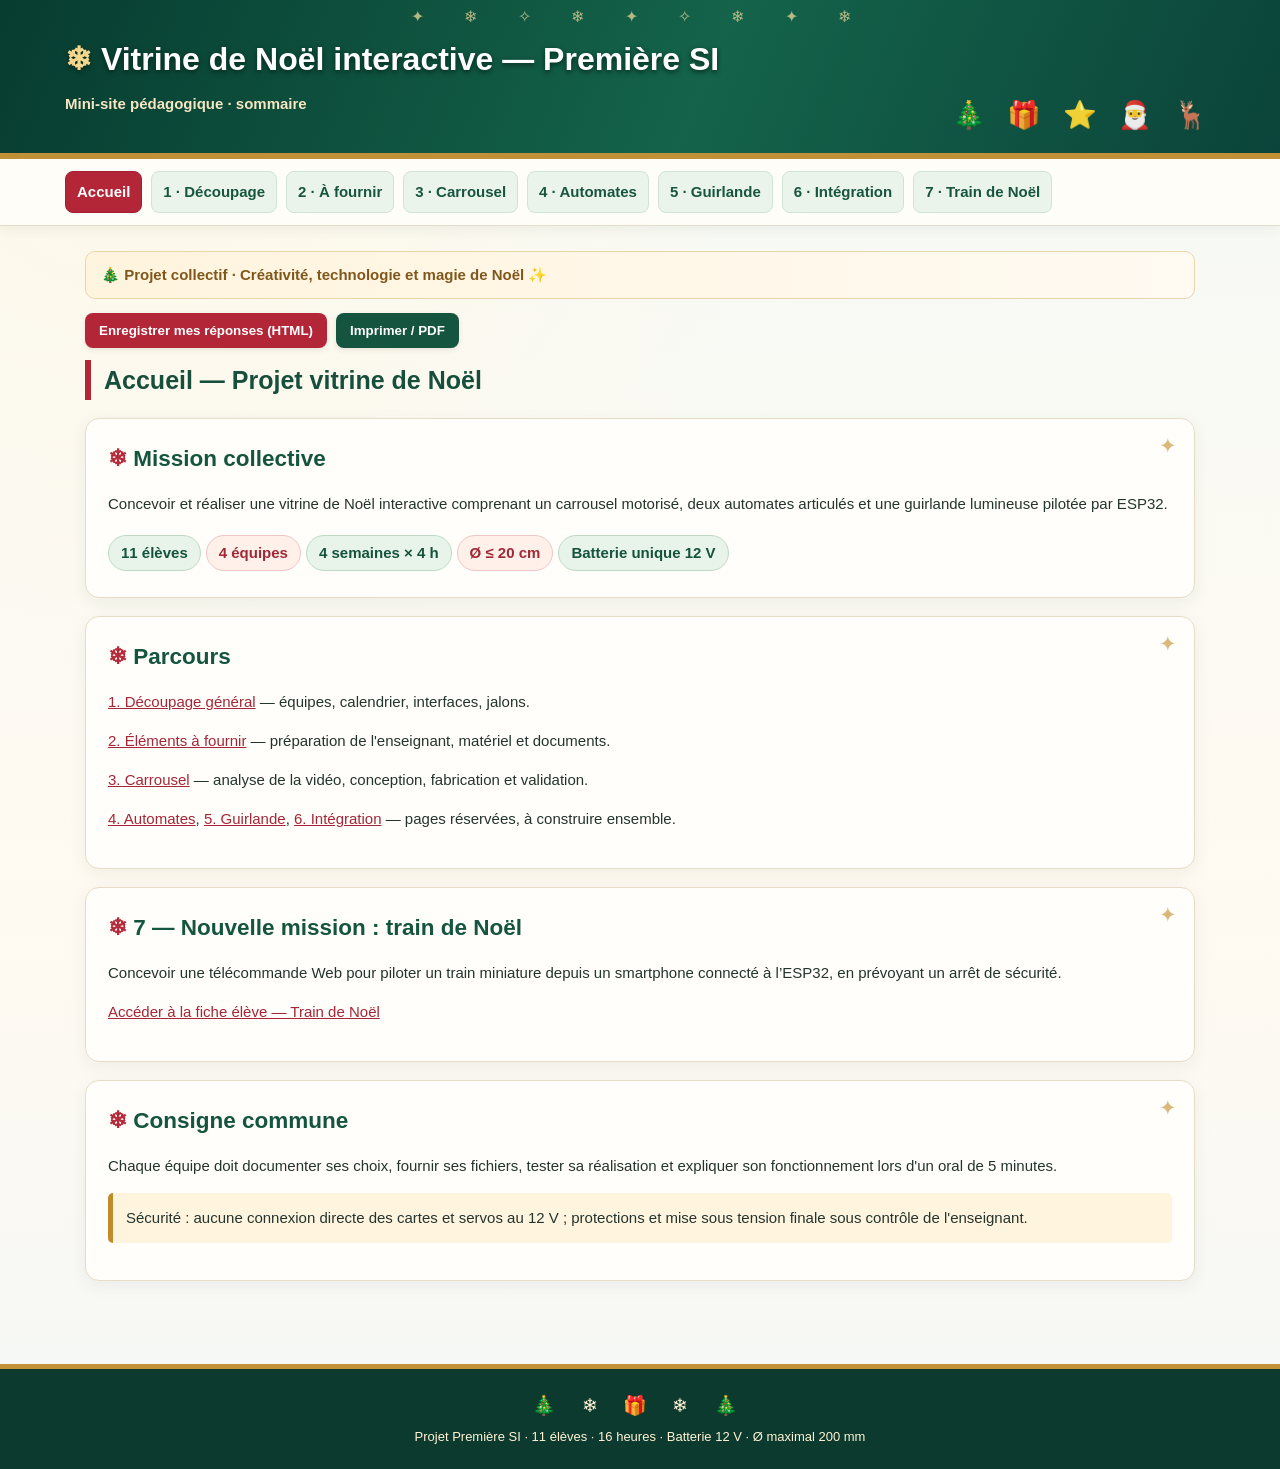
<file: index.html>
<!doctype html>
<html lang="fr">
  <head>
    <meta charset="utf-8"><meta name="viewport" content="width=device-width,initial-scale=1"><title>Accueil — Projet vitrine de Noël</title><link rel="stylesheet" href="style.css">
  </head>
  <body>
    <header>
      <h1>
        Vitrine de Noël interactive — Première SI
      </h1>
      <p>
        Mini-site pédagogique · sommaire
      </p>
    </header>
    <nav>
      <a class="active" href="index.html">Accueil</a><a class="" href="01_decoupage.html">1 · Découpage</a><a class="" href="02_ressources.html">2 · À fournir</a><a class="" href="03_carrousel.html">3 · Carrousel</a><a class="" href="04_automates.html">4 · Automates</a><a class="" href="05_guirlande.html">5 · Guirlande</a><a class="" href="06_integration.html">6 · Intégration</a>
      <a href="07_train_noel.html">7 · Train de Noël</a>
    </nav>
    <main>
      <div class="christmas-banner">
        Projet collectif · Créativité, technologie et magie de Noël
      </div>
      <div class="tools">
        <button onclick="sauvegarder()">Enregistrer mes réponses (HTML)</button><button class="secondary" onclick="imprimer()">Imprimer / PDF</button>
      </div>
      <h2>
        Accueil — Projet vitrine de Noël
      </h2>
      <section>
        <h2>
          Mission collective
        </h2>
        <p>
          Concevoir et réaliser une vitrine de Noël interactive comprenant un carrousel motorisé, deux automates articulés et une guirlande lumineuse pilotée par ESP32.
        </p>
        <span class="pill">11 élèves</span><span class="pill">4 équipes</span><span class="pill">4 semaines × 4 h</span><span class="pill">Ø ≤ 20 cm</span><span class="pill">Batterie unique 12 V</span>
      </section>
      <section>
        <h2>
          Parcours
        </h2>
        <p>
          <a href="01_decoupage.html">1. Découpage général</a> — équipes, calendrier, interfaces, jalons.
        </p>
        <p>
          <a href="02_ressources.html">2. Éléments à fournir</a> — préparation de l'enseignant, matériel et documents.
        </p>
        <p>
          <a href="03_carrousel.html">3. Carrousel</a> — analyse de la vidéo, conception, fabrication et validation.
        </p>
        <p>
          <a href="04_automates.html">4. Automates</a>, <a href="05_guirlande.html">5. Guirlande</a>, <a href="06_integration.html">6. Intégration</a> — pages réservées, à construire ensemble.
        </p>
      </section>
      <section>
        <h2>7 — Nouvelle mission : train de Noël</h2>
        <p>Concevoir une télécommande Web pour piloter un train miniature depuis un smartphone connecté à l’ESP32, en prévoyant un arrêt de sécurité.</p>
        <p><a href="07_train_noel.html">Accéder à la fiche élève — Train de Noël</a></p>
      </section>
      <section>
        <h2>
          Consigne commune
        </h2>
        <p>
          Chaque équipe doit documenter ses choix, fournir ses fichiers, tester sa réalisation et expliquer son fonctionnement lors d'un oral de 5 minutes.
        </p>
        <p class="warn">
          Sécurité : aucune connexion directe des cartes et servos au 12 V ; protections et mise sous tension finale sous contrôle de l'enseignant.
        </p>
      </section>
    </main>
    <footer>
      Projet Première SI · 11 élèves · 16 heures · Batterie 12 V · Ø maximal 200 mm
    </footer>
    <script src="app.js"></script>
  </body>
</html>
</file>
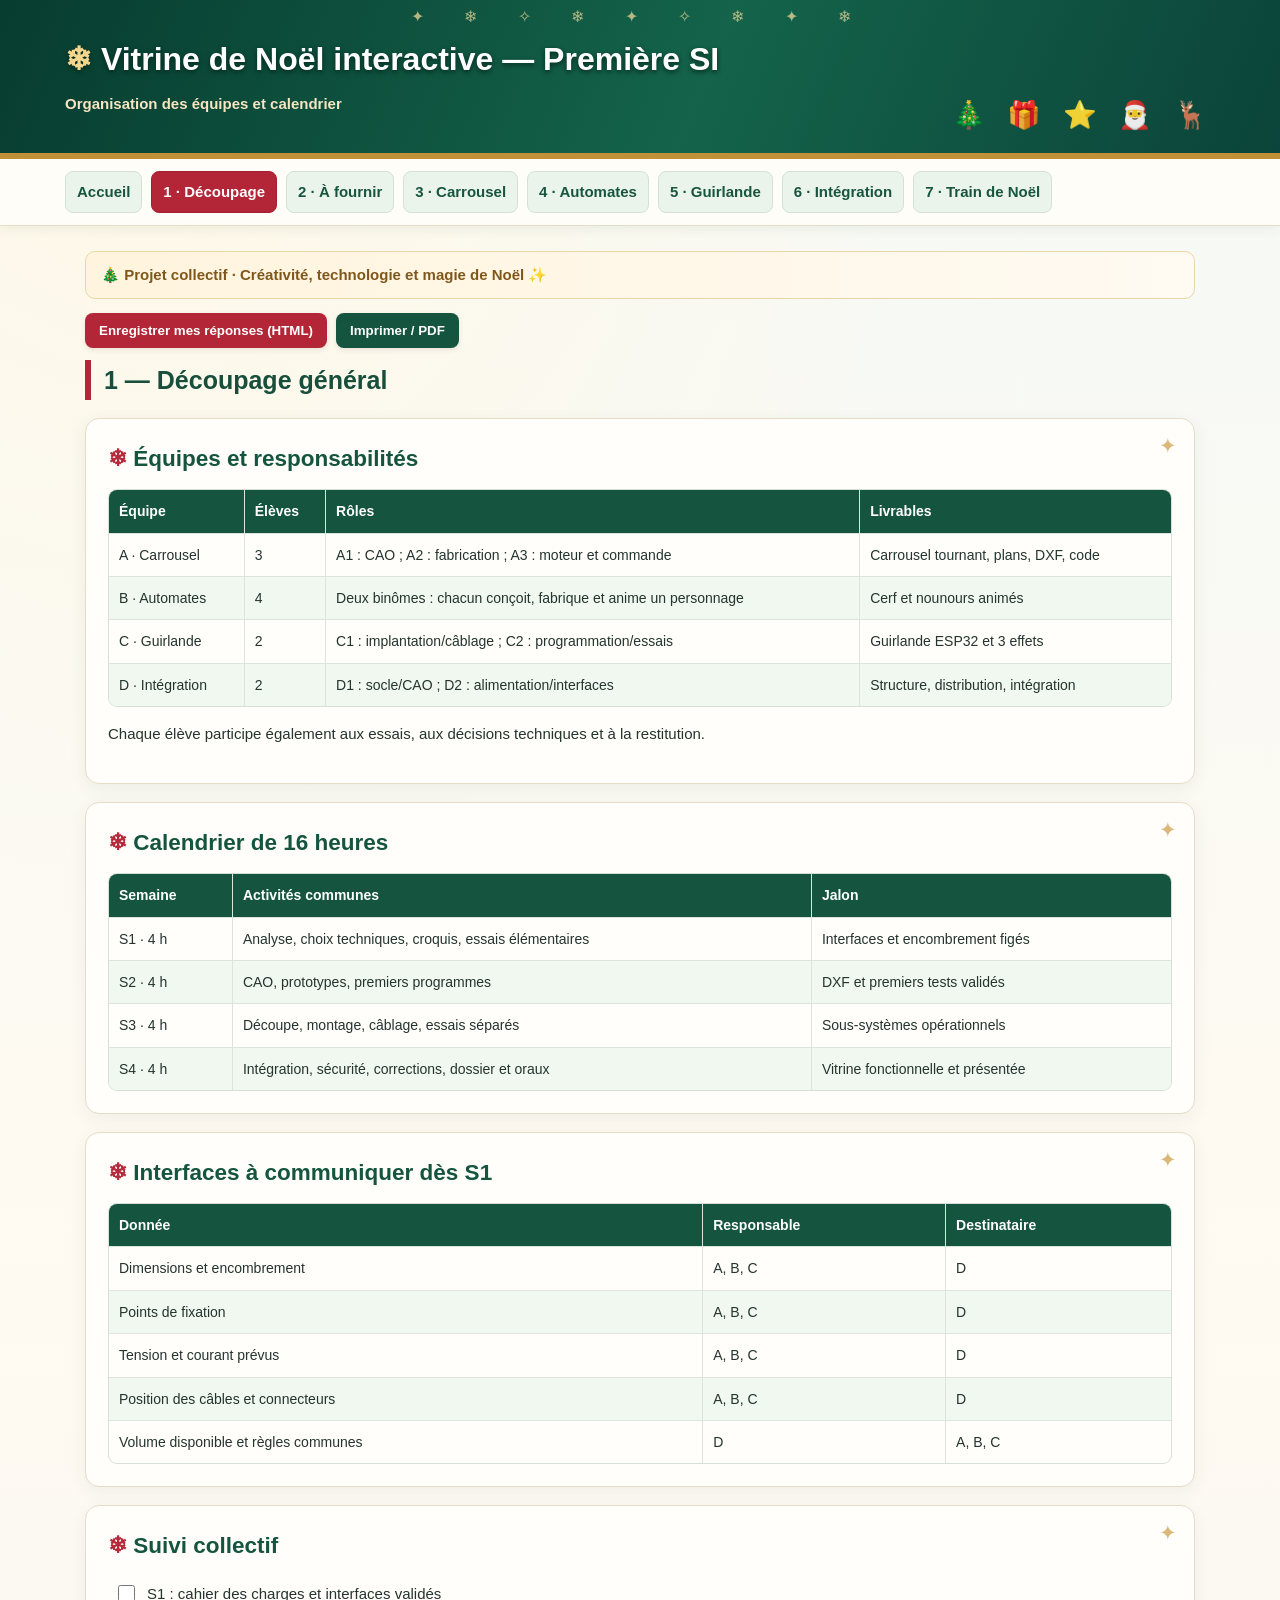
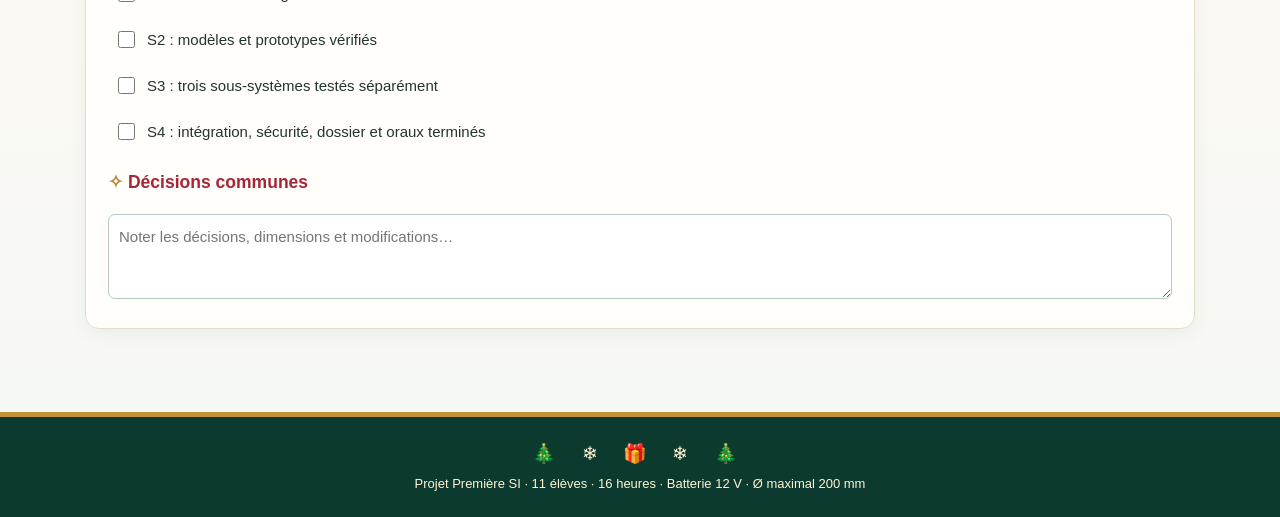
<file: 01_decoupage.html>
<!doctype html>
<html lang="fr">
  <head>
    <meta charset="utf-8"><meta name="viewport" content="width=device-width,initial-scale=1"><title>1 — Découpage général</title><link rel="stylesheet" href="style.css">
  </head>
  <body>
    <header>
      <h1>
        Vitrine de Noël interactive — Première SI
      </h1>
      <p>
        Organisation des équipes et calendrier
      </p>
    </header>
    <nav>
      <a class="" href="index.html">Accueil</a><a class="active" href="01_decoupage.html">1 · Découpage</a><a class="" href="02_ressources.html">2 · À fournir</a><a class="" href="03_carrousel.html">3 · Carrousel</a><a class="" href="04_automates.html">4 · Automates</a><a class="" href="05_guirlande.html">5 · Guirlande</a><a class="" href="06_integration.html">6 · Intégration</a>
      <a href="07_train_noel.html">7 · Train de Noël</a>
    </nav>
    <main>
      <div class="christmas-banner">
        Projet collectif · Créativité, technologie et magie de Noël
      </div>
      <div class="tools">
        <button onclick="sauvegarder()">Enregistrer mes réponses (HTML)</button><button class="secondary" onclick="imprimer()">Imprimer / PDF</button>
      </div>
      <h2>
        1 — Découpage général
      </h2>
      <section>
        <h2>
          Équipes et responsabilités
        </h2>
        <div class="scroll">
          <table>
            <thead>
              <tr>
                <th>Équipe</th><th>Élèves</th><th>Rôles</th><th>Livrables</th>
              </tr>
            </thead>
            <tbody>
              <tr>
                <td>A · Carrousel</td><td>3</td><td>A1 : CAO ; A2 : fabrication ; A3 : moteur et commande</td><td>Carrousel tournant, plans, DXF, code</td>
              </tr>
              <tr>
                <td>B · Automates</td><td>4</td><td>Deux binômes : chacun conçoit, fabrique et anime un personnage</td><td>Cerf et nounours animés</td>
              </tr>
              <tr>
                <td>C · Guirlande</td><td>2</td><td>C1 : implantation/câblage ; C2 : programmation/essais</td><td>Guirlande ESP32 et 3 effets</td>
              </tr>
              <tr>
                <td>D · Intégration</td><td>2</td><td>D1 : socle/CAO ; D2 : alimentation/interfaces</td><td>Structure, distribution, intégration</td>
              </tr>
            </tbody>
          </table>
        </div>
        <p>
          Chaque élève participe également aux essais, aux décisions techniques et à la restitution.
        </p>
      </section>
      <section>
        <h2>
          Calendrier de 16 heures
        </h2>
        <div class="scroll">
          <table>
            <thead>
              <tr>
                <th>Semaine</th><th>Activités communes</th><th>Jalon</th>
              </tr>
            </thead>
            <tbody>
              <tr>
                <td>S1 · 4 h</td><td>Analyse, choix techniques, croquis, essais élémentaires</td><td>Interfaces et encombrement figés</td>
              </tr>
              <tr>
                <td>S2 · 4 h</td><td>CAO, prototypes, premiers programmes</td><td>DXF et premiers tests validés</td>
              </tr>
              <tr>
                <td>S3 · 4 h</td><td>Découpe, montage, câblage, essais séparés</td><td>Sous-systèmes opérationnels</td>
              </tr>
              <tr>
                <td>S4 · 4 h</td><td>Intégration, sécurité, corrections, dossier et oraux</td><td>Vitrine fonctionnelle et présentée</td>
              </tr>
            </tbody>
          </table>
        </div>
      </section>
      <section>
        <h2>
          Interfaces à communiquer dès S1
        </h2>
        <div class="scroll">
          <table>
            <thead>
              <tr>
                <th>Donnée</th><th>Responsable</th><th>Destinataire</th>
              </tr>
            </thead>
            <tbody>
              <tr>
                <td>Dimensions et encombrement</td><td>A, B, C</td><td>D</td>
              </tr>
              <tr>
                <td>Points de fixation</td><td>A, B, C</td><td>D</td>
              </tr>
              <tr>
                <td>Tension et courant prévus</td><td>A, B, C</td><td>D</td>
              </tr>
              <tr>
                <td>Position des câbles et connecteurs</td><td>A, B, C</td><td>D</td>
              </tr>
              <tr>
                <td>Volume disponible et règles communes</td><td>D</td><td>A, B, C</td>
              </tr>
            </tbody>
          </table>
        </div>
      </section>
      <section>
        <h2>
          Suivi collectif
        </h2>
        <label class="task"><input type="checkbox"> <span>S1 : cahier des charges et interfaces validés</span></label><label class="task"><input type="checkbox"> <span>S2 : modèles et prototypes vérifiés</span></label><label class="task"><input type="checkbox"> <span>S3 : trois sous-systèmes testés séparément</span></label><label class="task"><input type="checkbox"> <span>S4 : intégration, sécurité, dossier et oraux terminés</span></label>
        <h3>
          Décisions communes
        </h3>
        <textarea placeholder="Noter les décisions, dimensions et modifications…"></textarea>
      </section>
    </main>
    <footer>
      Projet Première SI · 11 élèves · 16 heures · Batterie 12 V · Ø maximal 200 mm
    </footer>
    <script src="app.js"></script>
  </body>
</html>
</file>
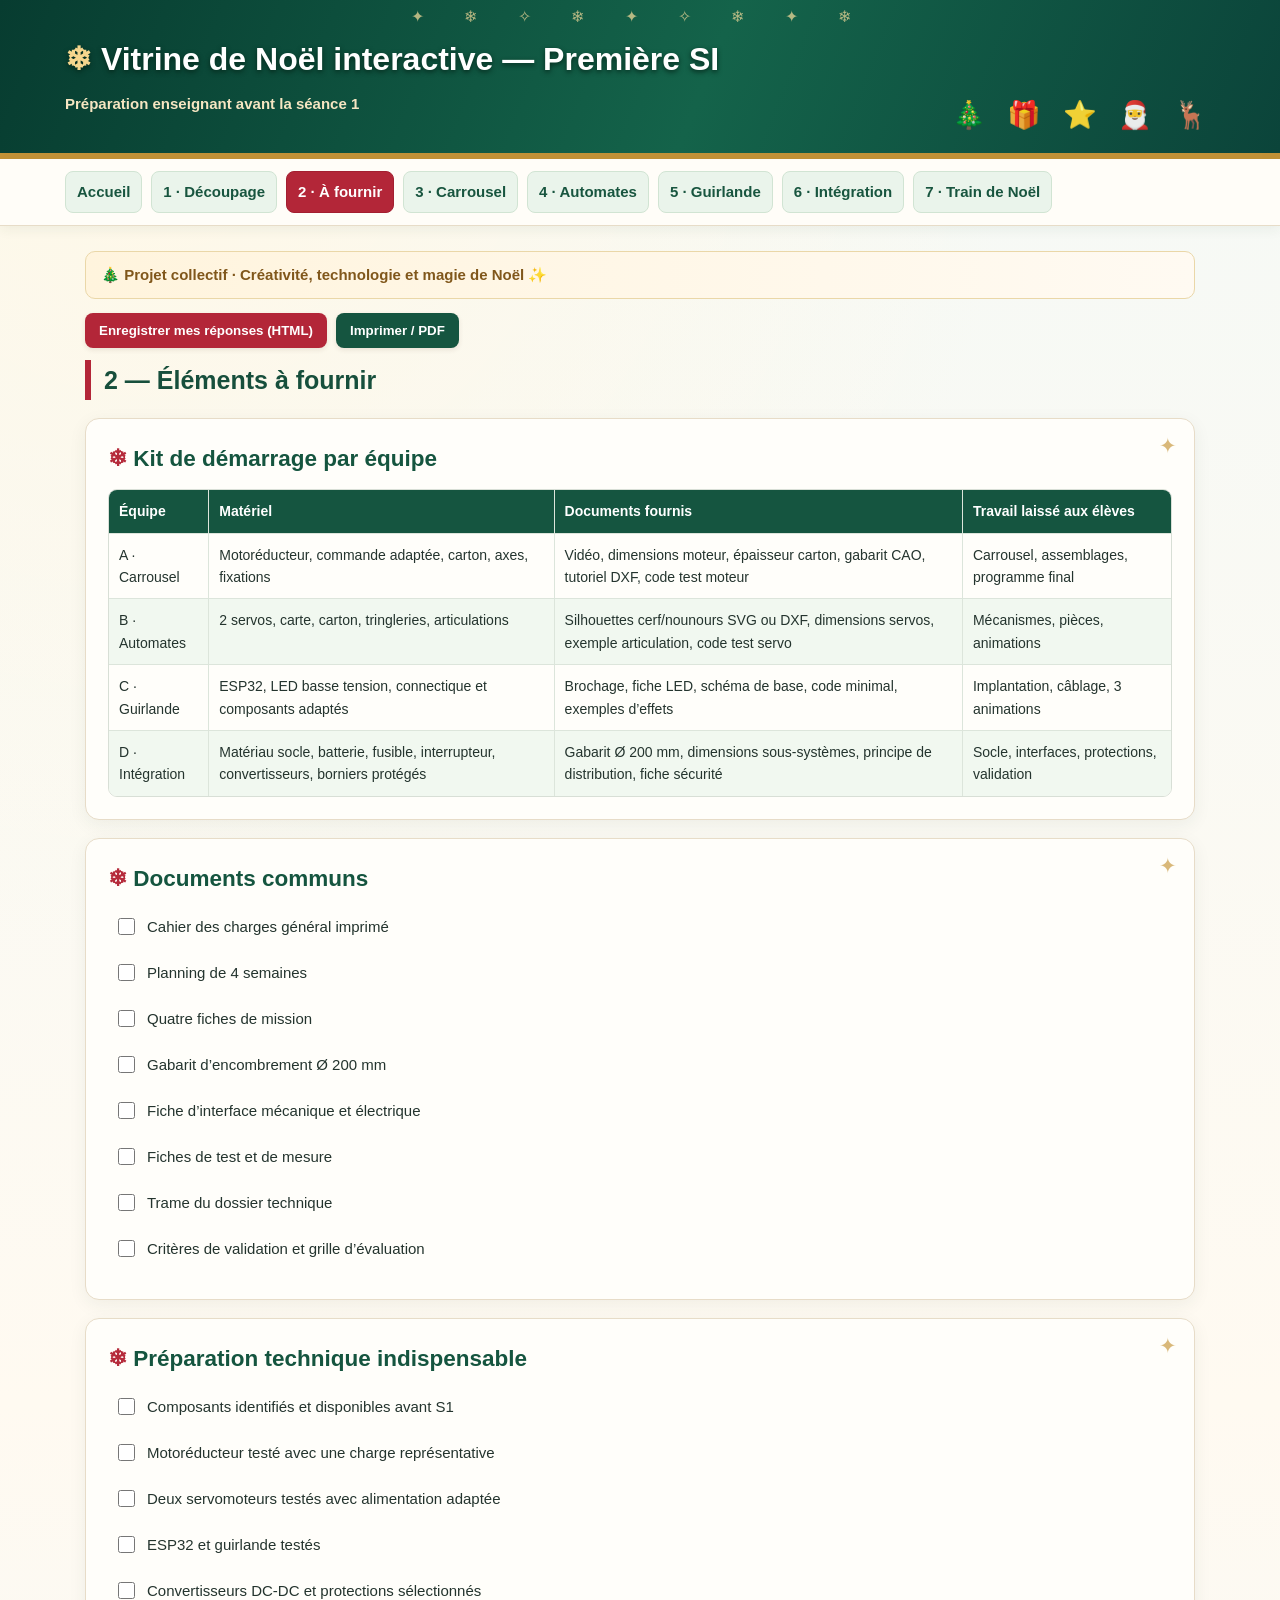
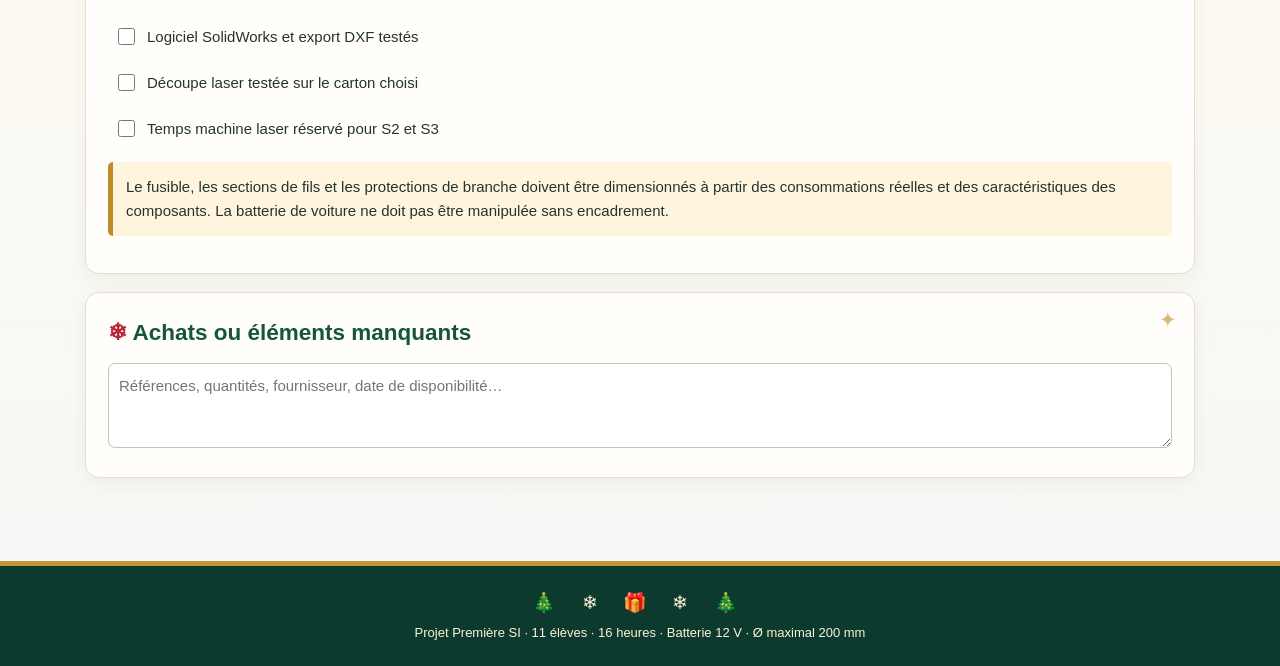
<file: 02_ressources.html>
<!doctype html>
<html lang="fr">
  <head>
    <meta charset="utf-8"><meta name="viewport" content="width=device-width,initial-scale=1"><title>2 — Éléments à fournir</title><link rel="stylesheet" href="style.css">
  </head>
  <body>
    <header>
      <h1>
        Vitrine de Noël interactive — Première SI
      </h1>
      <p>
        Préparation enseignant avant la séance 1
      </p>
    </header>
    <nav>
      <a class="" href="index.html">Accueil</a><a class="" href="01_decoupage.html">1 · Découpage</a><a class="active" href="02_ressources.html">2 · À fournir</a><a class="" href="03_carrousel.html">3 · Carrousel</a><a class="" href="04_automates.html">4 · Automates</a><a class="" href="05_guirlande.html">5 · Guirlande</a><a class="" href="06_integration.html">6 · Intégration</a>
      <a href="07_train_noel.html">7 · Train de Noël</a>
    </nav>
    <main>
      <div class="christmas-banner">
        Projet collectif · Créativité, technologie et magie de Noël
      </div>
      <div class="tools">
        <button onclick="sauvegarder()">Enregistrer mes réponses (HTML)</button><button class="secondary" onclick="imprimer()">Imprimer / PDF</button>
      </div>
      <h2>
        2 — Éléments à fournir
      </h2>
      <section>
        <h2>
          Kit de démarrage par équipe
        </h2>
        <div class="scroll">
          <table>
            <thead>
              <tr>
                <th>Équipe</th><th>Matériel</th><th>Documents fournis</th><th>Travail laissé aux élèves</th>
              </tr>
            </thead>
            <tbody>
              <tr>
                <td>A · Carrousel</td><td>Motoréducteur, commande adaptée, carton, axes, fixations</td><td>Vidéo, dimensions moteur, épaisseur carton, gabarit CAO, tutoriel DXF, code test moteur</td><td>Carrousel, assemblages, programme final</td>
              </tr>
              <tr>
                <td>B · Automates</td><td>2 servos, carte, carton, tringleries, articulations</td><td>Silhouettes cerf/nounours SVG ou DXF, dimensions servos, exemple articulation, code test servo</td><td>Mécanismes, pièces, animations</td>
              </tr>
              <tr>
                <td>C · Guirlande</td><td>ESP32, LED basse tension, connectique et composants adaptés</td><td>Brochage, fiche LED, schéma de base, code minimal, exemples d’effets</td><td>Implantation, câblage, 3 animations</td>
              </tr>
              <tr>
                <td>D · Intégration</td><td>Matériau socle, batterie, fusible, interrupteur, convertisseurs, borniers protégés</td><td>Gabarit Ø 200 mm, dimensions sous-systèmes, principe de distribution, fiche sécurité</td><td>Socle, interfaces, protections, validation</td>
              </tr>
            </tbody>
          </table>
        </div>
      </section>
      <section>
        <h2>
          Documents communs
        </h2>
        <label class="task"><input type="checkbox"> <span>Cahier des charges général imprimé</span></label><label class="task"><input type="checkbox"> <span>Planning de 4 semaines</span></label><label class="task"><input type="checkbox"> <span>Quatre fiches de mission</span></label><label class="task"><input type="checkbox"> <span>Gabarit d’encombrement Ø 200 mm</span></label><label class="task"><input type="checkbox"> <span>Fiche d’interface mécanique et électrique</span></label><label class="task"><input type="checkbox"> <span>Fiches de test et de mesure</span></label><label class="task"><input type="checkbox"> <span>Trame du dossier technique</span></label><label class="task"><input type="checkbox"> <span>Critères de validation et grille d’évaluation</span></label>
      </section>
      <section>
        <h2>
          Préparation technique indispensable
        </h2>
        <label class="task"><input type="checkbox"> <span>Composants identifiés et disponibles avant S1</span></label><label class="task"><input type="checkbox"> <span>Motoréducteur testé avec une charge représentative</span></label><label class="task"><input type="checkbox"> <span>Deux servomoteurs testés avec alimentation adaptée</span></label><label class="task"><input type="checkbox"> <span>ESP32 et guirlande testés</span></label><label class="task"><input type="checkbox"> <span>Convertisseurs DC-DC et protections sélectionnés</span></label><label class="task"><input type="checkbox"> <span>Logiciel SolidWorks et export DXF testés</span></label><label class="task"><input type="checkbox"> <span>Découpe laser testée sur le carton choisi</span></label><label class="task"><input type="checkbox"> <span>Temps machine laser réservé pour S2 et S3</span></label>
        <p class="warn">
          Le fusible, les sections de fils et les protections de branche doivent être dimensionnés à partir des consommations réelles et des caractéristiques des composants. La batterie de voiture ne doit pas être manipulée sans encadrement.
        </p>
      </section>
      <section>
        <h2>
          Achats ou éléments manquants
        </h2>
        <textarea placeholder="Références, quantités, fournisseur, date de disponibilité…"></textarea>
      </section>
    </main>
    <footer>
      Projet Première SI · 11 élèves · 16 heures · Batterie 12 V · Ø maximal 200 mm
    </footer>
    <script src="app.js"></script>
  </body>
</html>
</file>
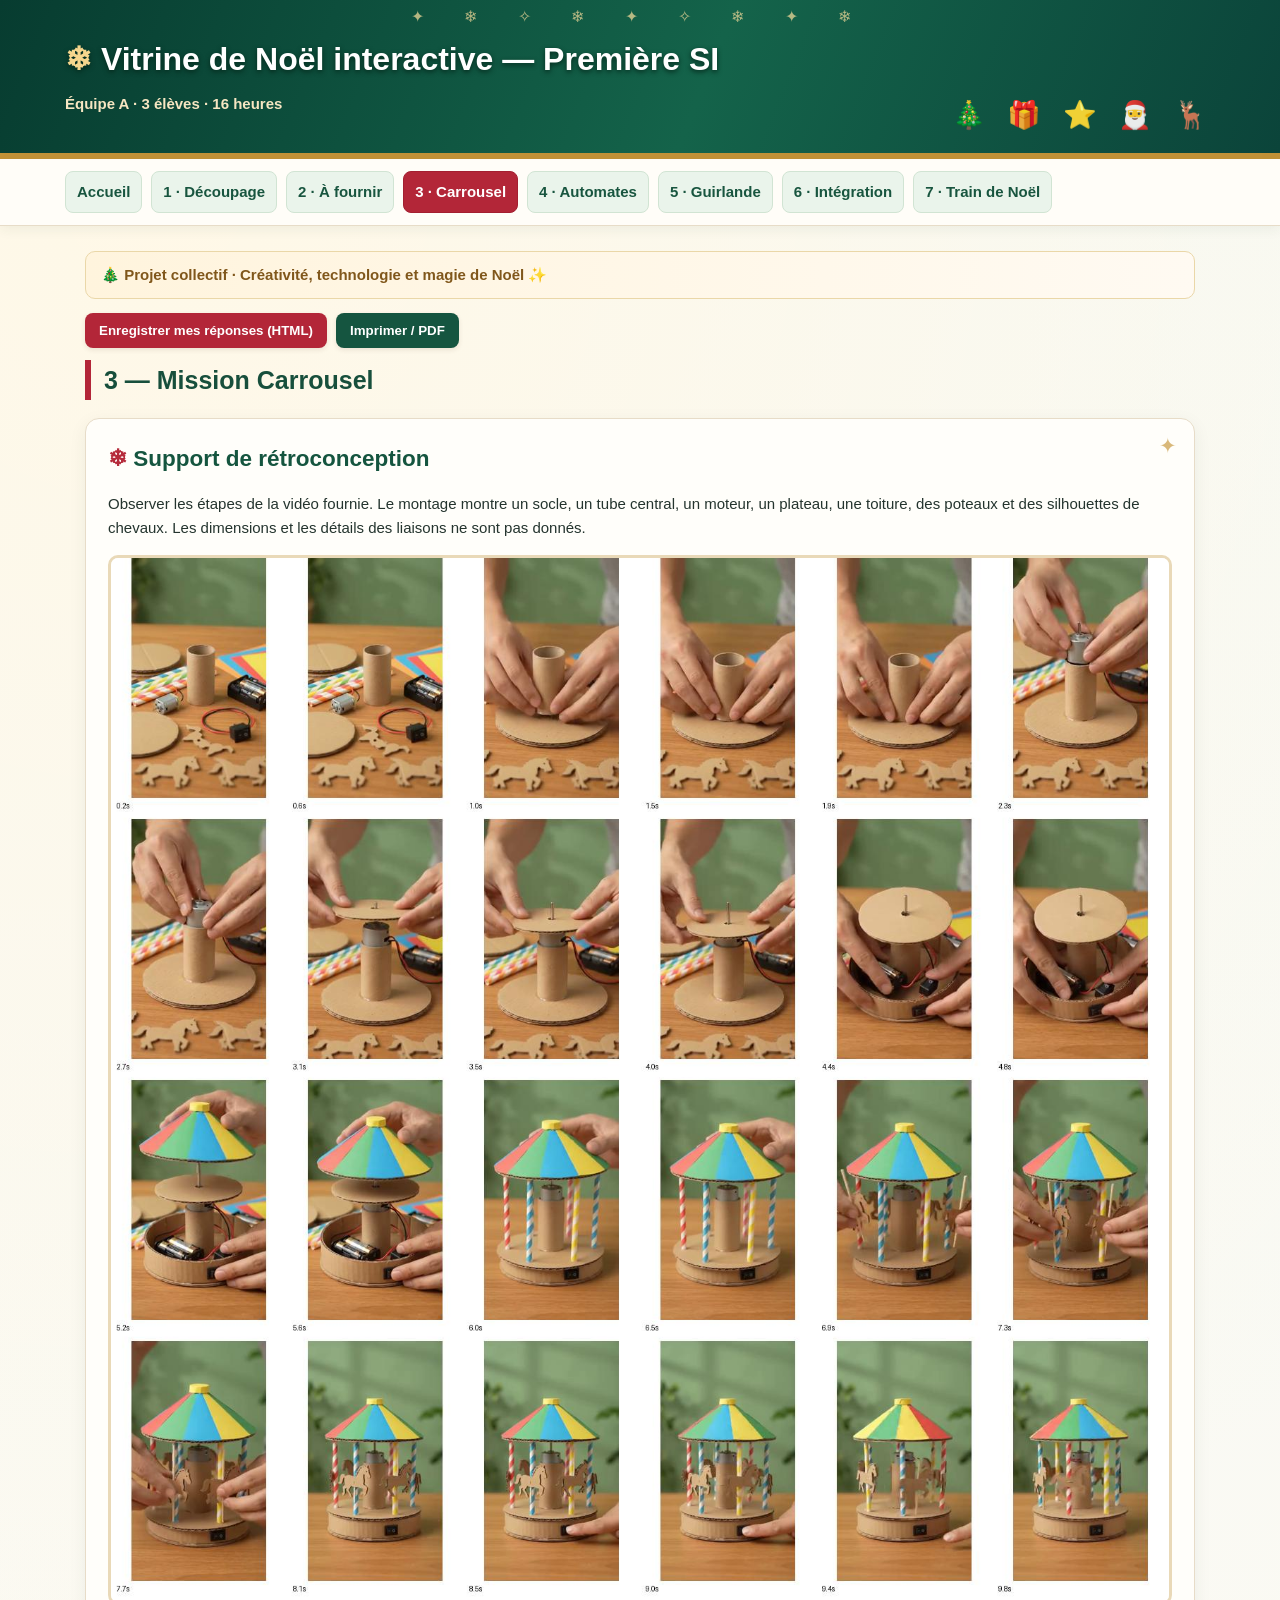
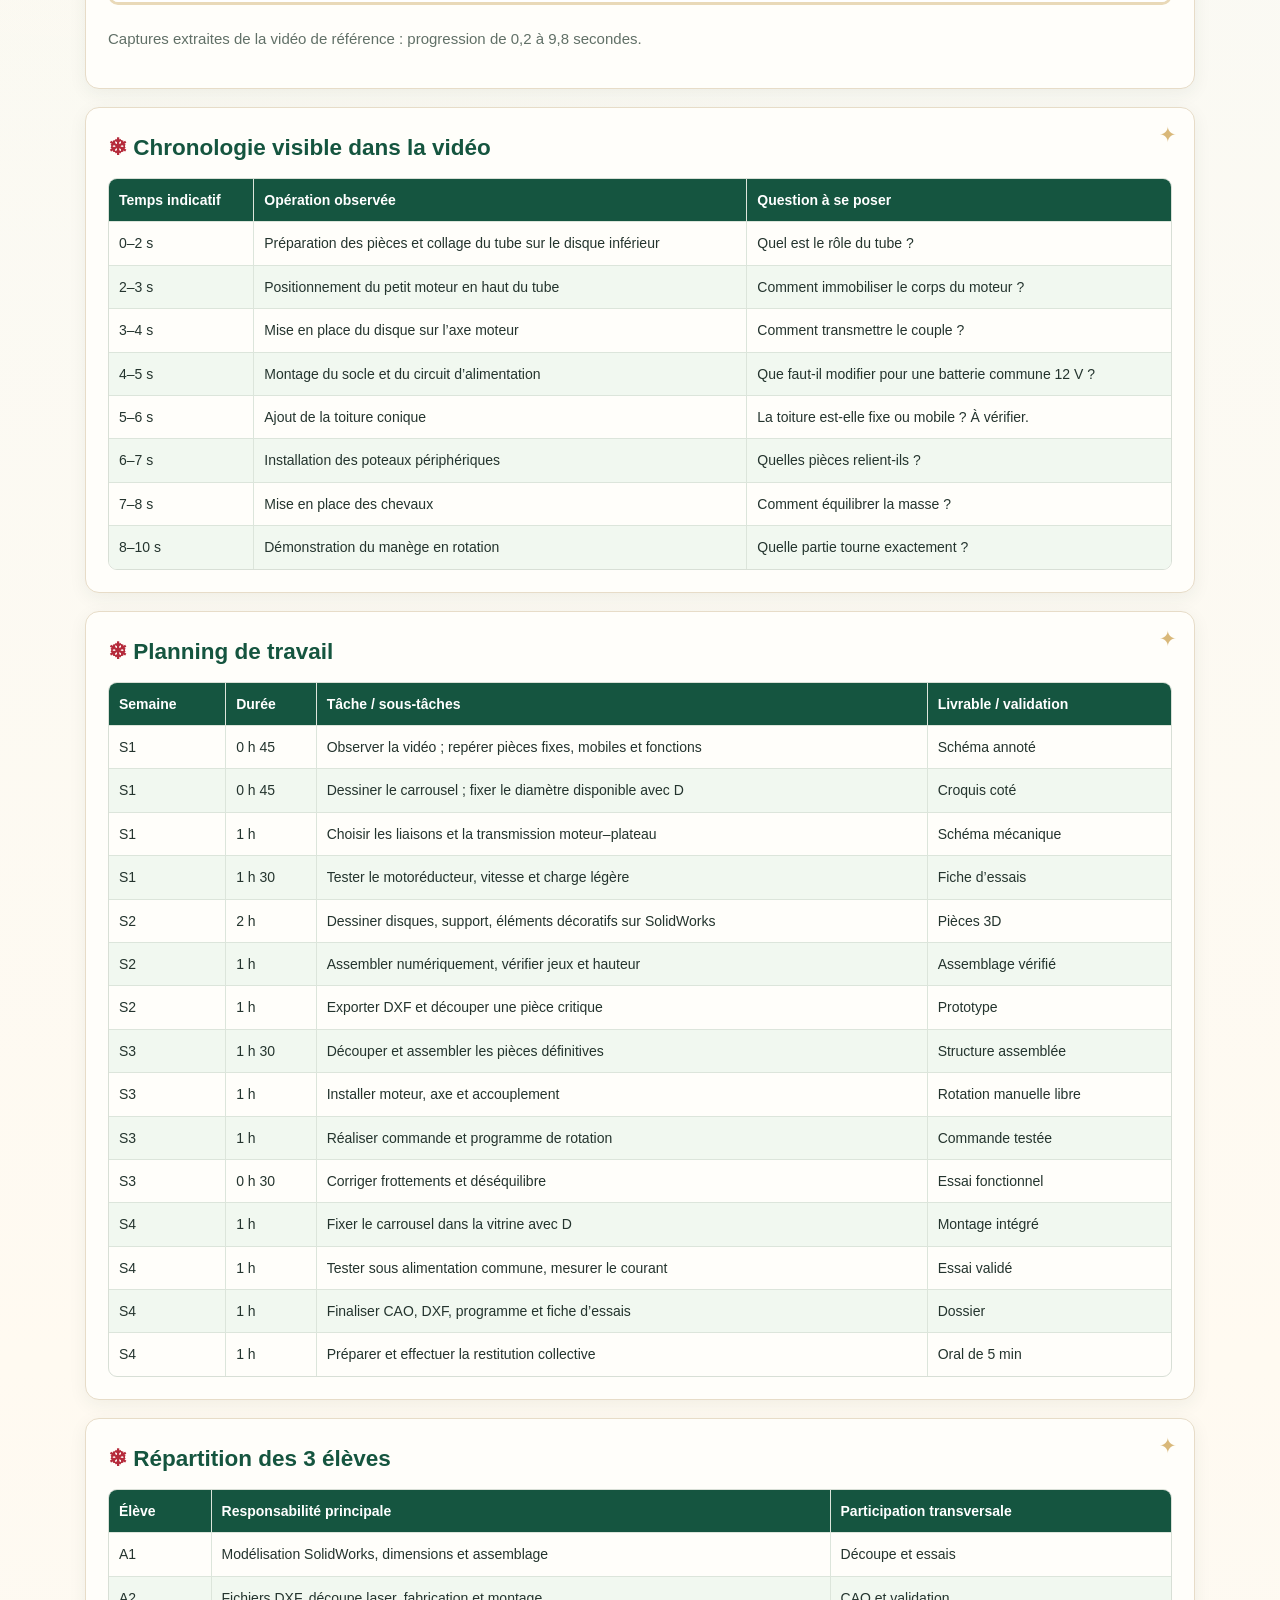
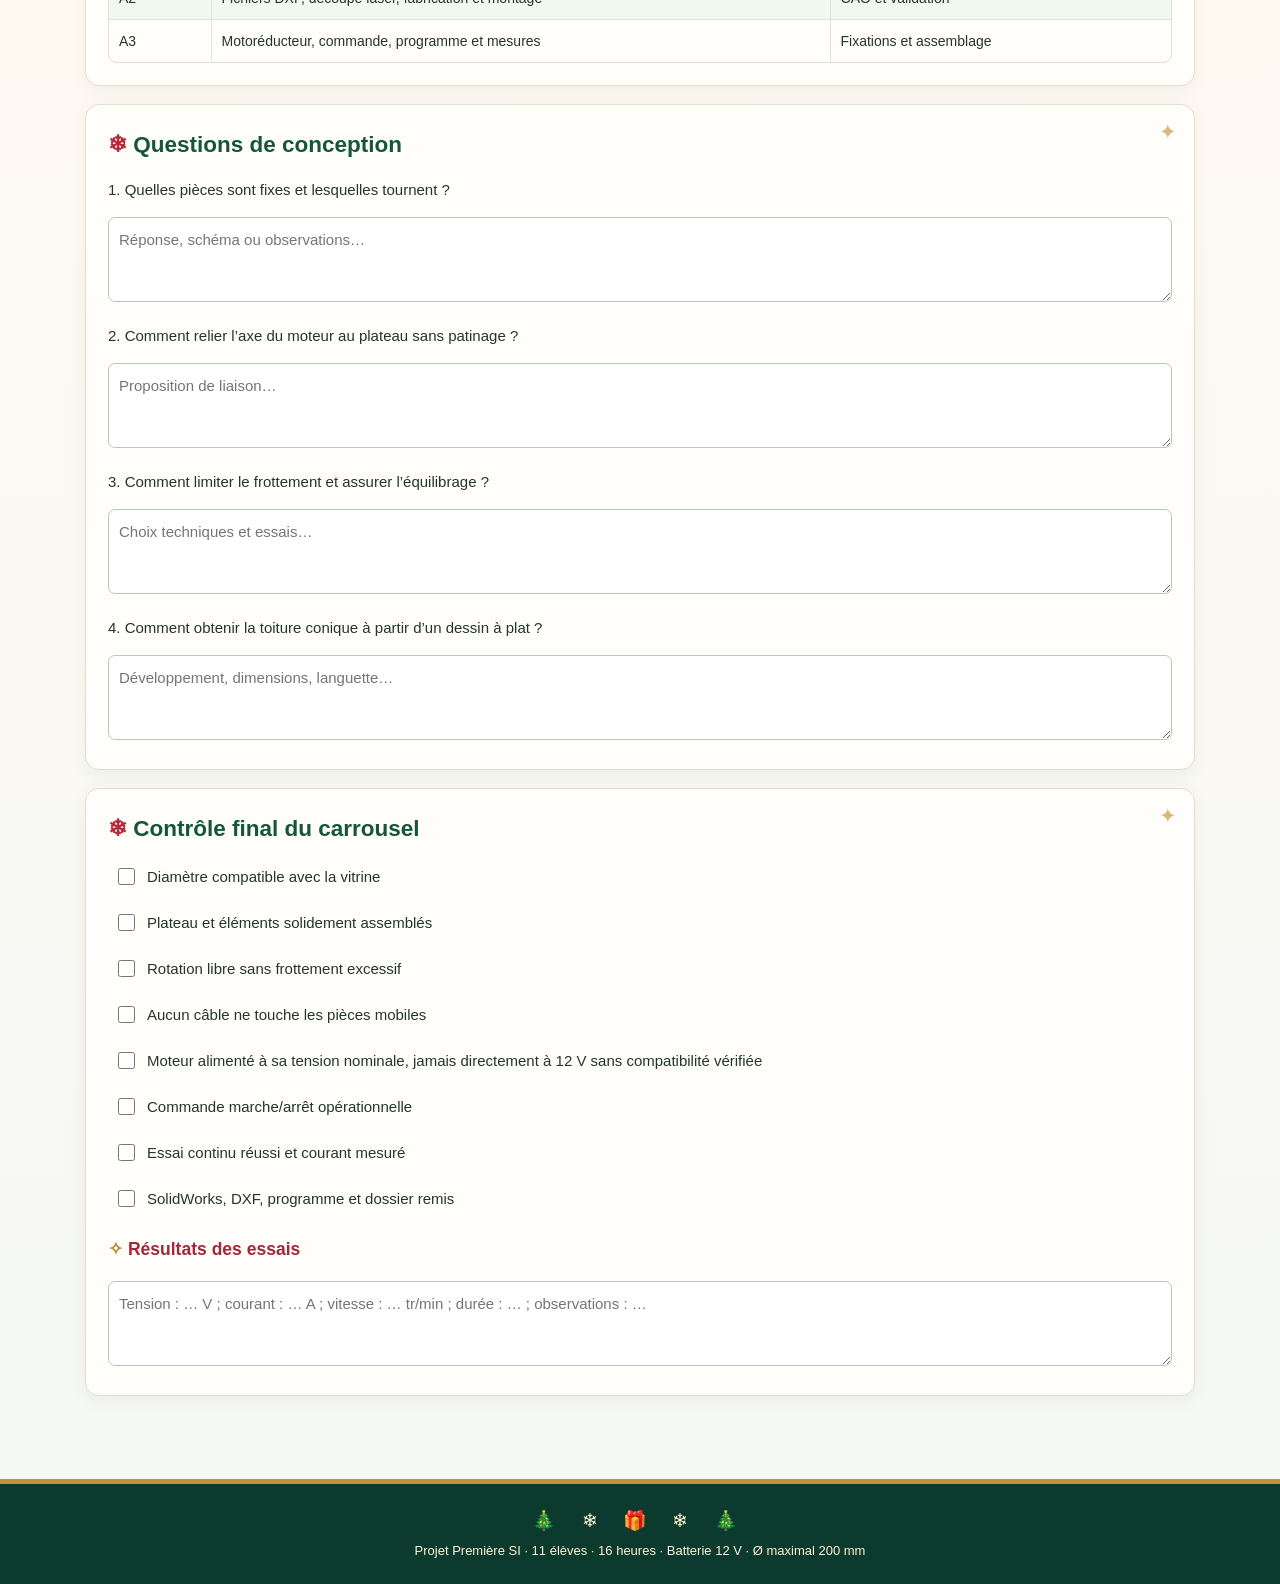
<file: 03_carrousel.html>
<!DOCTYPE html>

<html lang="fr">
  <head>
    <meta charset="utf-8"/><meta content="width=device-width,initial-scale=1" name="viewport"/><title>3 — Mission Carrousel</title><link href="style.css" rel="stylesheet"/>
  </head>
  <body>
    <header>
      <h1>
        Vitrine de Noël interactive — Première SI
      </h1>
      <p>
        Équipe A · 3 élèves · 16 heures
      </p>
    </header>
    <nav>
      <a class="" href="index.html">Accueil</a><a class="" href="01_decoupage.html">1 · Découpage</a><a class="" href="02_ressources.html">2 · À fournir</a><a class="active" href="03_carrousel.html">3 · Carrousel</a><a class="" href="04_automates.html">4 · Automates</a><a class="" href="05_guirlande.html">5 · Guirlande</a><a class="" href="06_integration.html">6 · Intégration</a>
      <a href="07_train_noel.html">7 · Train de Noël</a>
    </nav>
    <main>
      <div class="christmas-banner">
        Projet collectif · Créativité, technologie et magie de Noël
      </div>
      <div class="tools">
        <button onclick="sauvegarder()">Enregistrer mes réponses (HTML)</button><button class="secondary" onclick="imprimer()">Imprimer / PDF</button>
      </div>
      <h2>
        3 — Mission Carrousel
      </h2>
      <section>
        <h2>
          Support de rétroconception
        </h2>
        <p>
          Observer les étapes de la vidéo fournie. Le montage montre un socle, un tube central, un moteur, un plateau, une toiture, des poteaux et des silhouettes de chevaux. Les dimensions et les détails des liaisons ne sont pas donnés.
        </p>
        <img alt="Planche chronologique extraite de la vidéo du carrousel" class="sheet" src="images/carrousel_etapes_video.jpg"/>
        <p class="muted">
          Captures extraites de la vidéo de référence : progression de 0,2 à 9,8 secondes.
        </p>
      </section>
      <section>
        <h2>
          Chronologie visible dans la vidéo
        </h2>
        <div class="scroll">
          <table>
            <thead>
              <tr>
                <th>Temps indicatif</th><th>Opération observée</th><th>Question à se poser</th>
              </tr>
            </thead>
            <tbody>
              <tr>
                <td>0–2 s</td><td>Préparation des pièces et collage du tube sur le disque inférieur</td><td>Quel est le rôle du tube ?</td>
              </tr>
              <tr>
                <td>2–3 s</td><td>Positionnement du petit moteur en haut du tube</td><td>Comment immobiliser le corps du moteur ?</td>
              </tr>
              <tr>
                <td>3–4 s</td><td>Mise en place du disque sur l’axe moteur</td><td>Comment transmettre le couple ?</td>
              </tr>
              <tr>
                <td>4–5 s</td><td>Montage du socle et du circuit d’alimentation</td><td>Que faut-il modifier pour une batterie commune 12 V ?</td>
              </tr>
              <tr>
                <td>5–6 s</td><td>Ajout de la toiture conique</td><td>La toiture est-elle fixe ou mobile ? À vérifier.</td>
              </tr>
              <tr>
                <td>6–7 s</td><td>Installation des poteaux périphériques</td><td>Quelles pièces relient-ils ?</td>
              </tr>
              <tr>
                <td>7–8 s</td><td>Mise en place des chevaux</td><td>Comment équilibrer la masse ?</td>
              </tr>
              <tr>
                <td>8–10 s</td><td>Démonstration du manège en rotation</td><td>Quelle partie tourne exactement ?</td>
              </tr>
            </tbody>
          </table>
        </div>
      </section>
      <section>
        <h2>
          Planning de travail
        </h2>
        <div class="scroll">
          <table>
            <thead>
              <tr>
                <th>Semaine</th><th>Durée</th><th>Tâche / sous-tâches</th><th>Livrable / validation</th>
              </tr>
            </thead>
            <tbody>
              <tr>
                <td>S1</td><td>0 h 45</td><td>Observer la vidéo ; repérer pièces fixes, mobiles et fonctions</td><td>Schéma annoté</td>
              </tr>
              <tr>
                <td>S1</td><td>0 h 45</td><td>Dessiner le carrousel ; fixer le diamètre disponible avec D</td><td>Croquis coté</td>
              </tr>
              <tr>
                <td>S1</td><td>1 h</td><td>Choisir les liaisons et la transmission moteur–plateau</td><td>Schéma mécanique</td>
              </tr>
              <tr>
                <td>S1</td><td>1 h 30</td><td>Tester le motoréducteur, vitesse et charge légère</td><td>Fiche d’essais</td>
              </tr>
              <tr>
                <td>S2</td><td>2 h</td><td>Dessiner disques, support, éléments décoratifs sur SolidWorks</td><td>Pièces 3D</td>
              </tr>
              <tr>
                <td>S2</td><td>1 h</td><td>Assembler numériquement, vérifier jeux et hauteur</td><td>Assemblage vérifié</td>
              </tr>
              <tr>
                <td>S2</td><td>1 h</td><td>Exporter DXF et découper une pièce critique</td><td>Prototype</td>
              </tr>
              <tr>
                <td>S3</td><td>1 h 30</td><td>Découper et assembler les pièces définitives</td><td>Structure assemblée</td>
              </tr>
              <tr>
                <td>S3</td><td>1 h</td><td>Installer moteur, axe et accouplement</td><td>Rotation manuelle libre</td>
              </tr>
              <tr>
                <td>S3</td><td>1 h</td><td>Réaliser commande et programme de rotation</td><td>Commande testée</td>
              </tr>
              <tr>
                <td>S3</td><td>0 h 30</td><td>Corriger frottements et déséquilibre</td><td>Essai fonctionnel</td>
              </tr>
              <tr>
                <td>S4</td><td>1 h</td><td>Fixer le carrousel dans la vitrine avec D</td><td>Montage intégré</td>
              </tr>
              <tr>
                <td>S4</td><td>1 h</td><td>Tester sous alimentation commune, mesurer le courant</td><td>Essai validé</td>
              </tr>
              <tr>
                <td>S4</td><td>1 h</td><td>Finaliser CAO, DXF, programme et fiche d’essais</td><td>Dossier</td>
              </tr>
              <tr>
                <td>S4</td><td>1 h</td><td>Préparer et effectuer la restitution collective</td><td>Oral de 5 min</td>
              </tr>
            </tbody>
          </table>
        </div>
      </section>
      <section>
        <h2>
          Répartition des 3 élèves
        </h2>
        <div class="scroll">
          <table>
            <thead>
              <tr>
                <th>Élève</th><th>Responsabilité principale</th><th>Participation transversale</th>
              </tr>
            </thead>
            <tbody>
              <tr>
                <td>A1</td><td>Modélisation SolidWorks, dimensions et assemblage</td><td>Découpe et essais</td>
              </tr>
              <tr>
                <td>A2</td><td>Fichiers DXF, découpe laser, fabrication et montage</td><td>CAO et validation</td>
              </tr>
              <tr>
                <td>A3</td><td>Motoréducteur, commande, programme et mesures</td><td>Fixations et assemblage</td>
              </tr>
            </tbody>
          </table>
        </div>
      </section>
      <section>
        <h2>
          Questions de conception
        </h2>
        <p>
          1. Quelles pièces sont fixes et lesquelles tournent ?
        </p>
        <textarea placeholder="Réponse, schéma ou observations…"></textarea>
        <p>
          2. Comment relier l’axe du moteur au plateau sans patinage ?
        </p>
        <textarea placeholder="Proposition de liaison…"></textarea>
        <p>
          3. Comment limiter le frottement et assurer l’équilibrage ?
        </p>
        <textarea placeholder="Choix techniques et essais…"></textarea>
        <p>
          4. Comment obtenir la toiture conique à partir d’un dessin à plat ?
        </p>
        <textarea placeholder="Développement, dimensions, languette…"></textarea>
      </section>
      <section>
        <h2>
          Contrôle final du carrousel
        </h2>
        <label class="task"><input type="checkbox"/> <span>Diamètre compatible avec la vitrine</span></label><label class="task"><input type="checkbox"/> <span>Plateau et éléments solidement assemblés</span></label><label class="task"><input type="checkbox"/> <span>Rotation libre sans frottement excessif</span></label><label class="task"><input type="checkbox"/> <span>Aucun câble ne touche les pièces mobiles</span></label><label class="task"><input type="checkbox"/> <span>Moteur alimenté à sa tension nominale, jamais directement à 12 V sans compatibilité vérifiée</span></label><label class="task"><input type="checkbox"/> <span>Commande marche/arrêt opérationnelle</span></label><label class="task"><input type="checkbox"/> <span>Essai continu réussi et courant mesuré</span></label><label class="task"><input type="checkbox"/> <span>SolidWorks, DXF, programme et dossier remis</span></label>
        <h3>
          Résultats des essais
        </h3>
        <textarea placeholder="Tension : … V ; courant : … A ; vitesse : … tr/min ; durée : … ; observations : …"></textarea>
      </section>
    </main>
    <footer>
      Projet Première SI · 11 élèves · 16 heures · Batterie 12 V · Ø maximal 200 mm
    </footer>
    <script src="app.js"></script>
  </body>
</html>
</file>
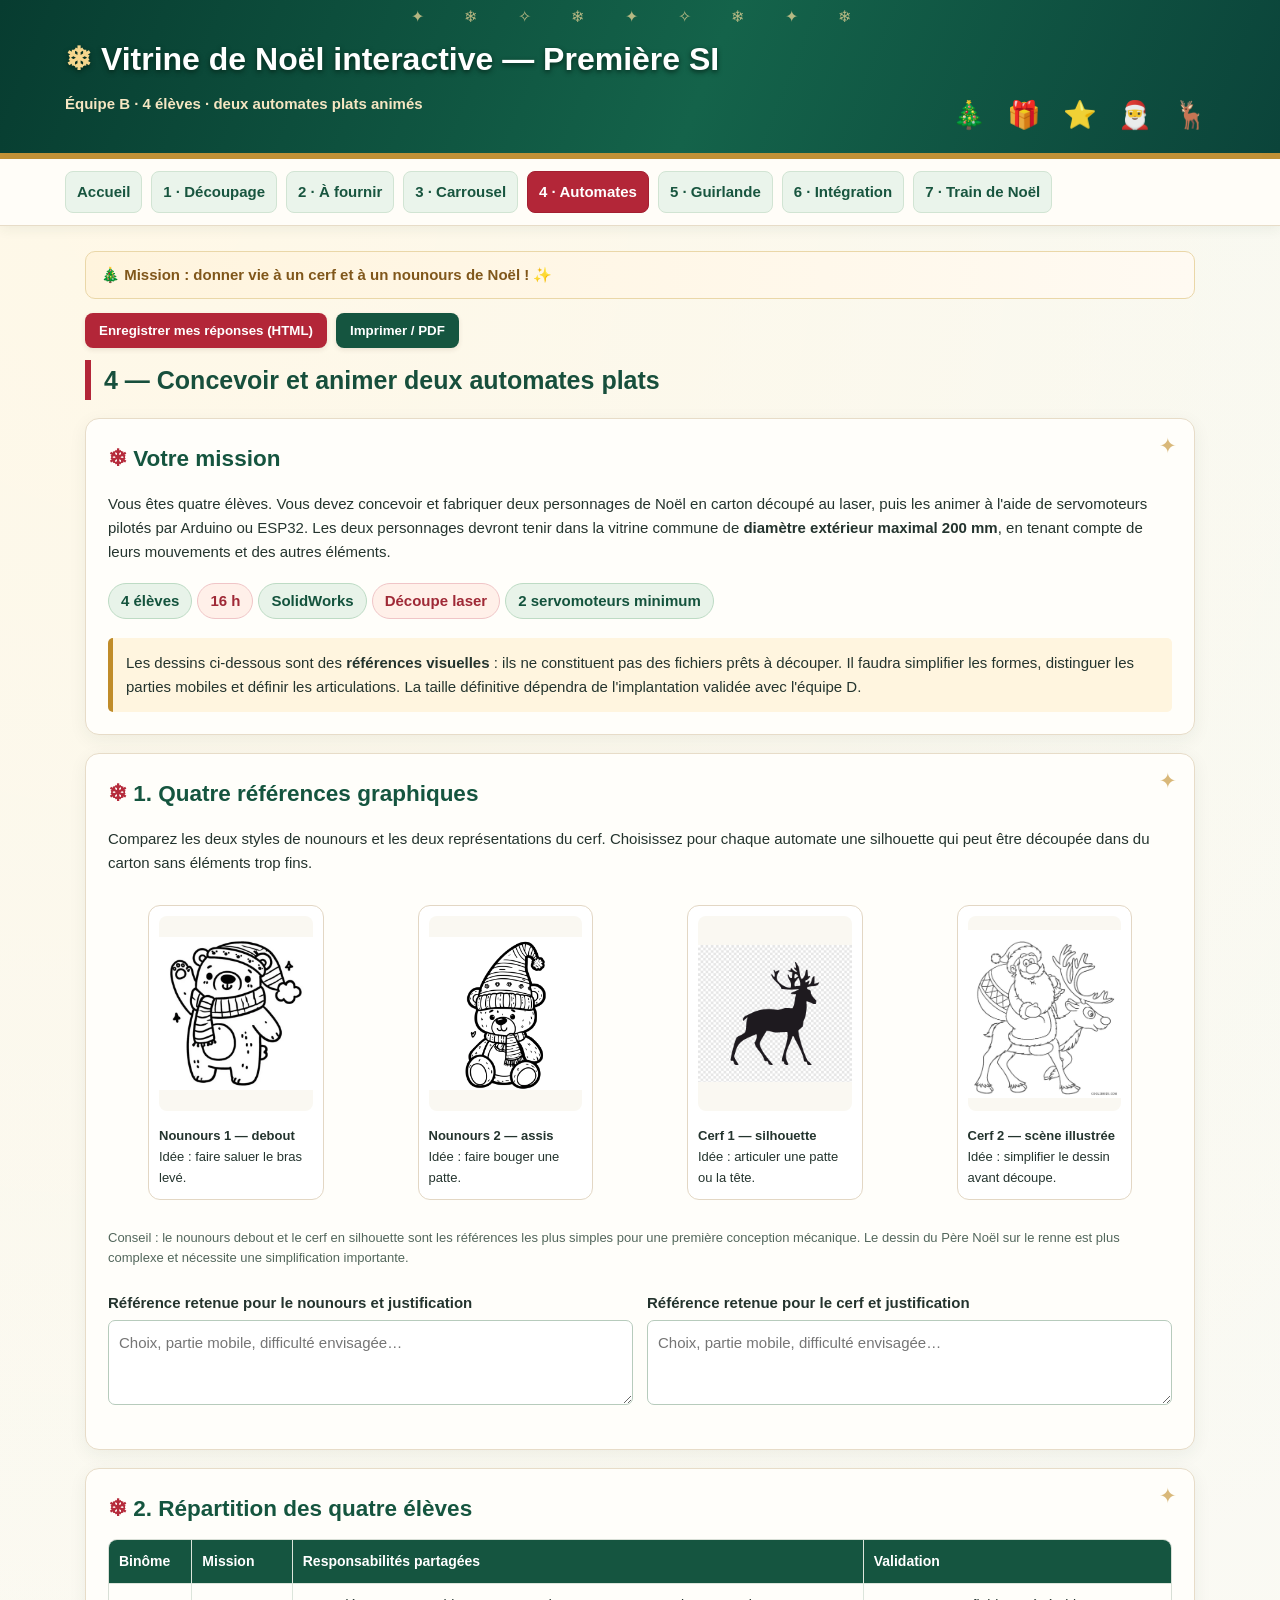
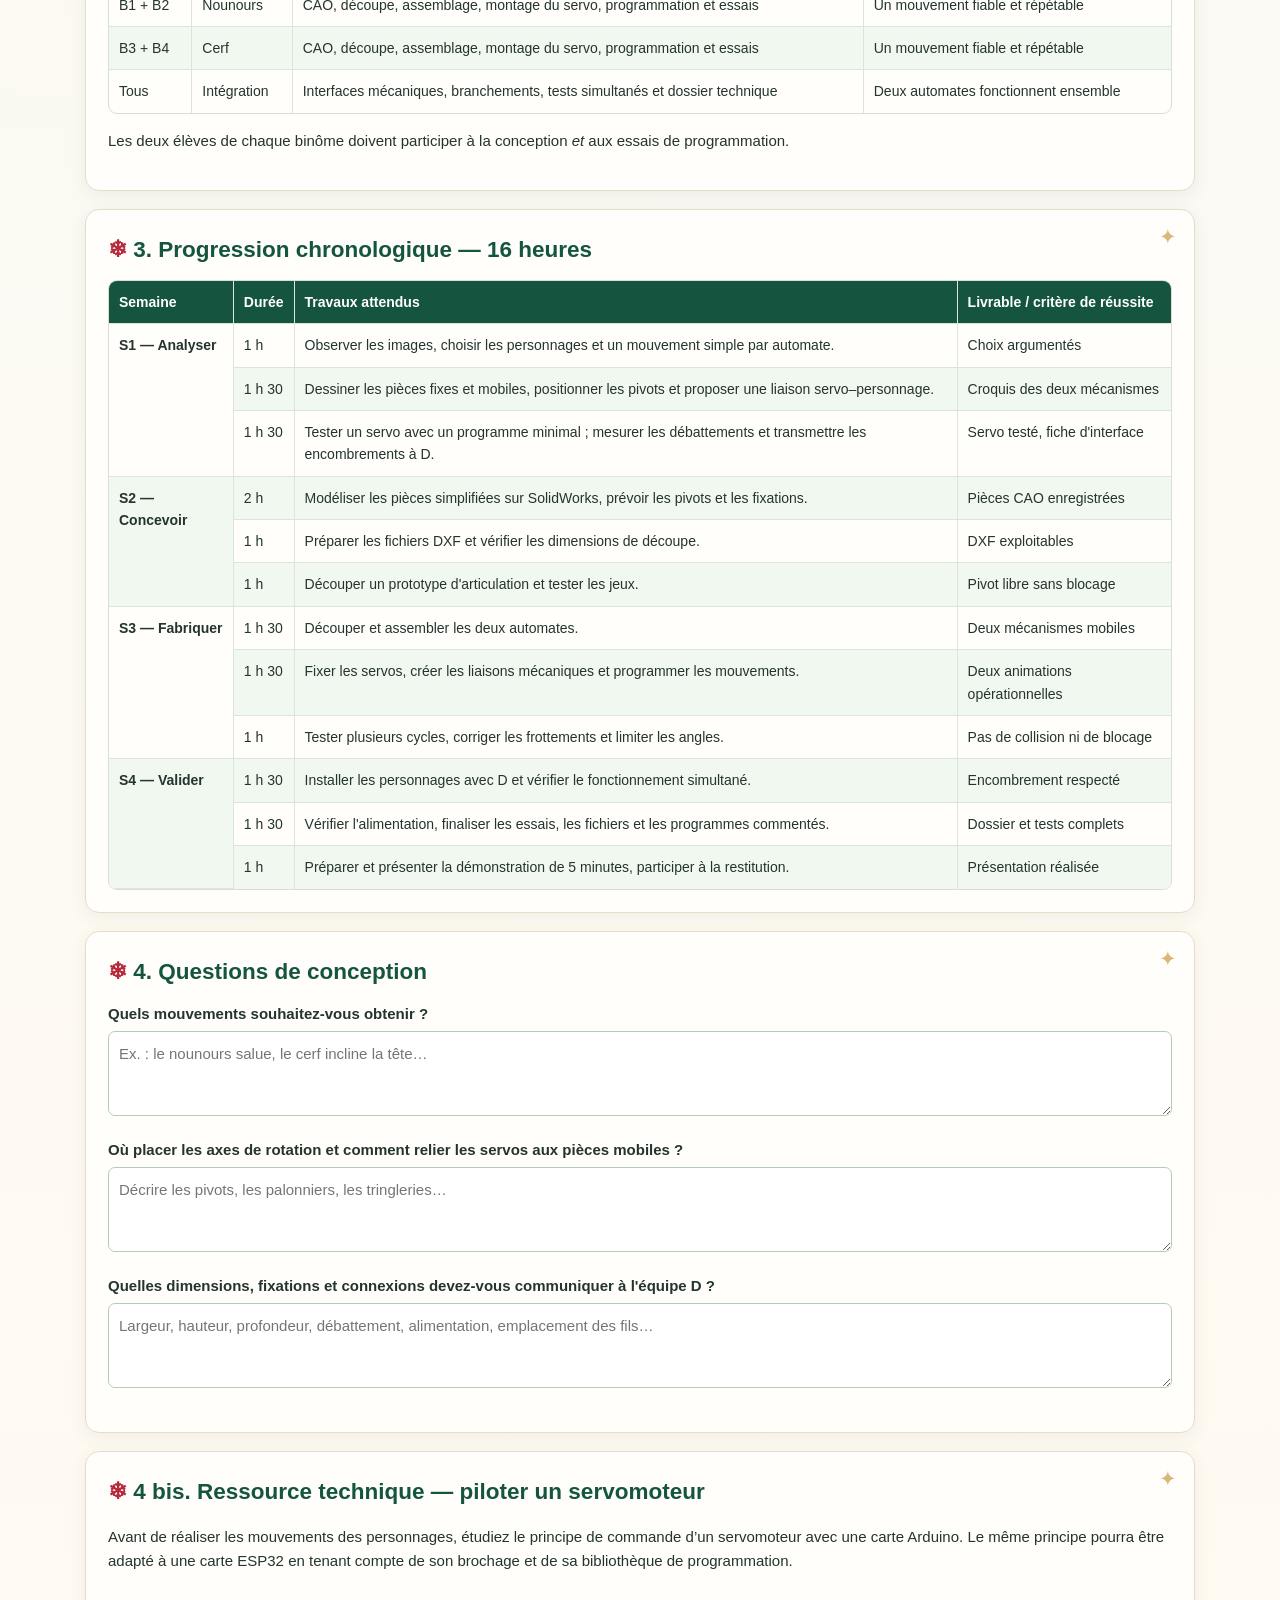
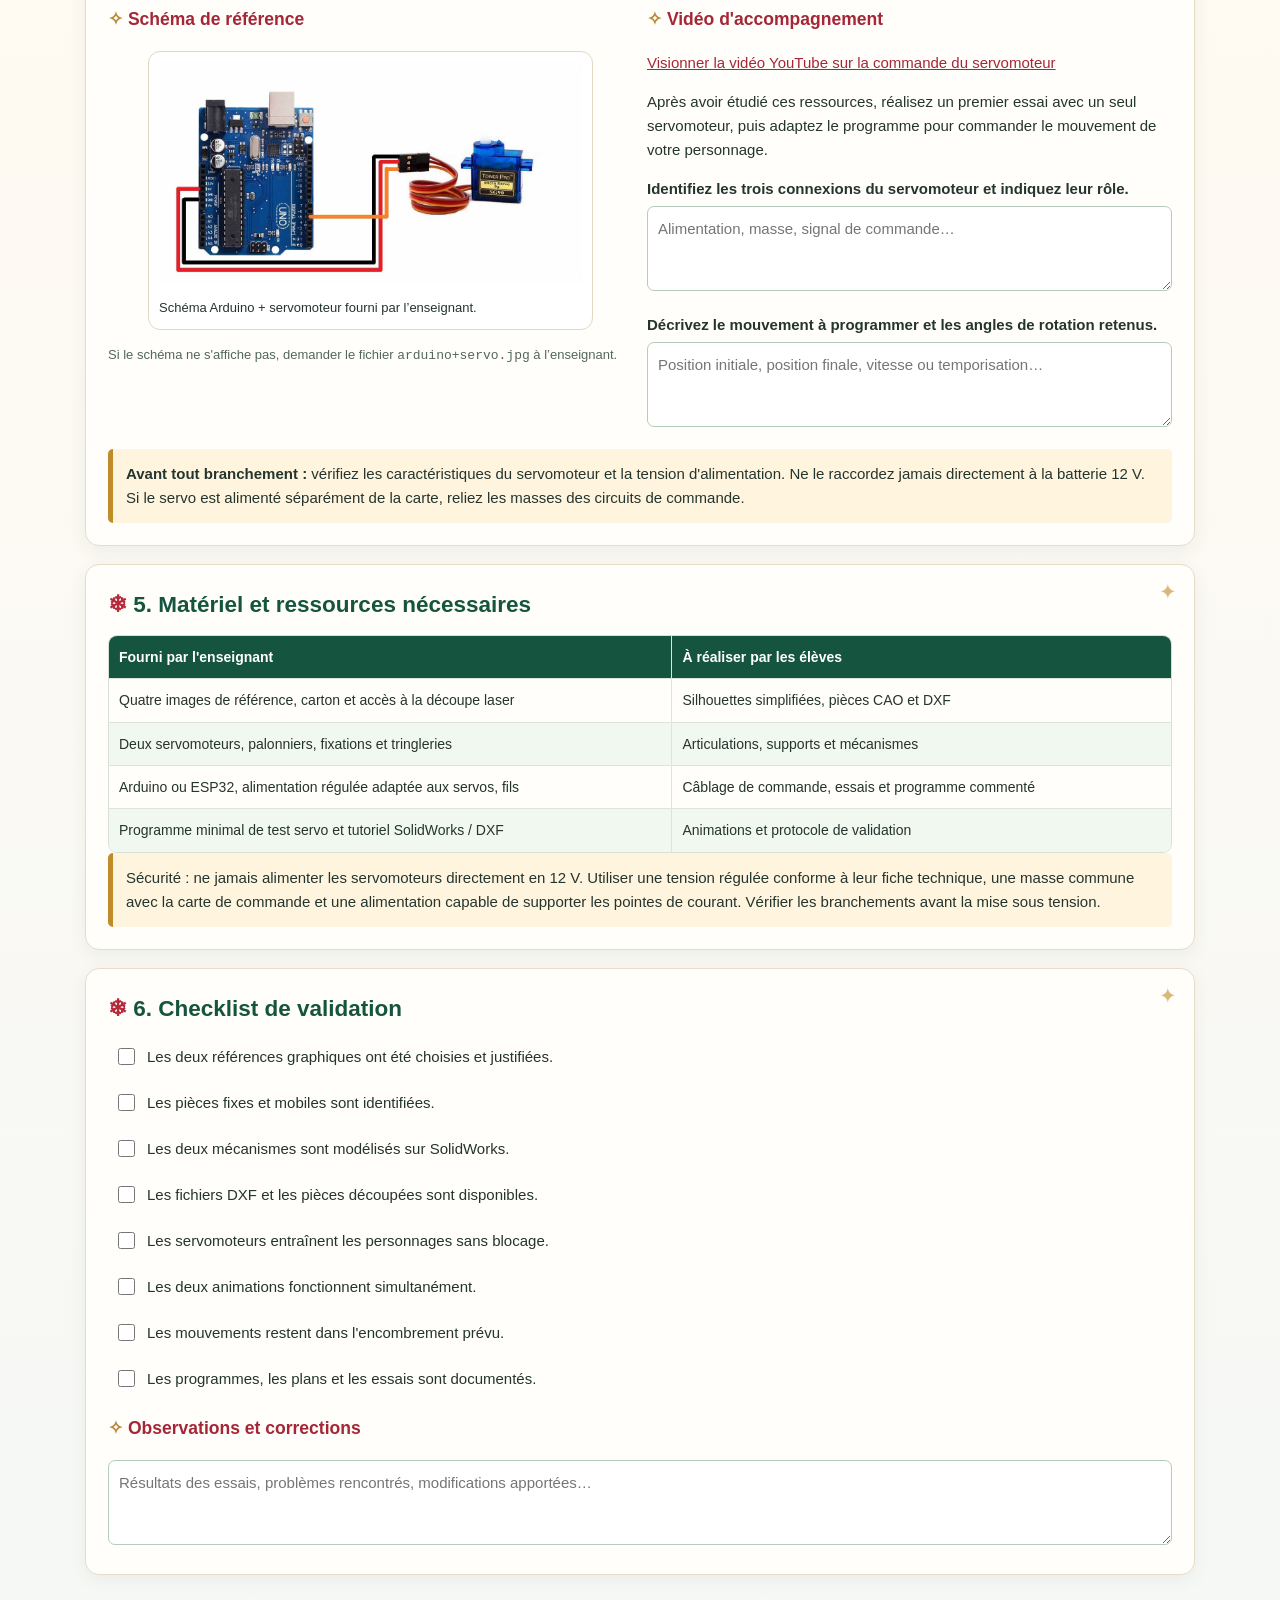
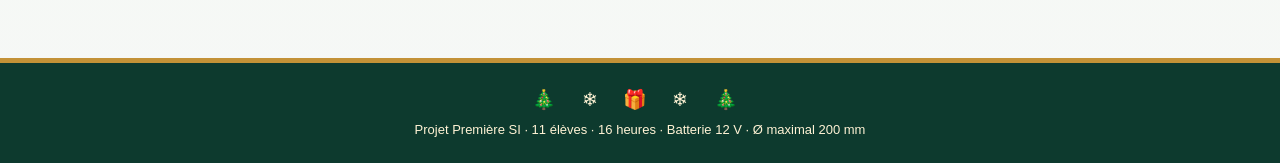
<file: 04_automates.html>
<!DOCTYPE html>

<html lang="fr">
  <head>
    <meta charset="utf-8"/><meta content="width=device-width,initial-scale=1" name="viewport"/><title>4 — Automates animés</title><link href="style.css" rel="stylesheet"/>
    <style>
.gallery{display:grid;grid-template-columns:repeat(4,minmax(0,1fr));gap:14px}.ref{border:1px solid #e3d7c4;border-radius:12px;background:#fff;padding:10px}.ref img{width:100%;height:195px;object-fit:contain;background:#faf8f2;border-radius:8px}.ref figcaption{font-size:13px;margin-top:8px}.twocol{display:grid;grid-template-columns:1fr 1fr;gap:14px}.answer{margin:9px 0 15px}.answer label{display:block;font-weight:650;margin-bottom:5px}.smallnote{font-size:13px;color:#53675c}.stephead{display:flex;align-items:center;gap:12px}.num{display:inline-flex;align-items:center;justify-content:center;background:#b32638;color:white;border-radius:50%;width:34px;height:34px;font-weight:800;flex:none}@media(max-width:850px){.gallery{grid-template-columns:repeat(2,minmax(0,1fr))}}@media(max-width:600px){.gallery,.twocol{grid-template-columns:1fr}.ref img{height:250px}}@media print{.gallery{grid-template-columns:repeat(4,1fr)}.ref img{height:125px}.ref{break-inside:avoid}}
</style>
  </head>
  <body>
    <header>
      <h1>
        Vitrine de Noël interactive — Première SI
      </h1>
      <p>
        Équipe B · 4 élèves · deux automates plats animés
      </p>
    </header>
    <nav>
      <a href="index.html">Accueil</a><a href="01_decoupage.html">1 · Découpage</a><a href="02_ressources.html">2 · À fournir</a><a href="03_carrousel.html">3 · Carrousel</a><a class="active" href="04_automates.html">4 · Automates</a><a href="05_guirlande.html">5 · Guirlande</a><a href="06_integration.html">6 · Intégration</a>
      <a href="07_train_noel.html">7 · Train de Noël</a>
    </nav>
    <main>
      <div class="christmas-banner">
        Mission : donner vie à un cerf et à un nounours de Noël !
      </div>
      <div class="tools">
        <button onclick="sauvegarder()">Enregistrer mes réponses (HTML)</button><button class="secondary" onclick="imprimer()">Imprimer / PDF</button>
      </div>
      <h2>
        4 — Concevoir et animer deux automates plats
      </h2>
      <section>
        <h2>
          Votre mission
        </h2>
        <p>
          Vous êtes quatre élèves. Vous devez concevoir et fabriquer deux personnages de Noël en carton découpé au laser, puis les animer à l'aide de servomoteurs pilotés par Arduino ou ESP32. Les deux personnages devront tenir dans la vitrine commune de <strong>diamètre extérieur maximal 200 mm</strong>, en tenant compte de leurs mouvements et des autres éléments.
        </p>
        <p>
          <span class="pill">4 élèves</span><span class="pill">16 h</span><span class="pill">SolidWorks</span><span class="pill">Découpe laser</span><span class="pill">2 servomoteurs minimum</span>
        </p>
        <div class="warn">
          Les dessins ci-dessous sont des <strong>références visuelles</strong> : ils ne constituent pas des fichiers prêts à découper. Il faudra simplifier les formes, distinguer les parties mobiles et définir les articulations. La taille définitive dépendra de l'implantation validée avec l'équipe D.
        </div>
      </section>
      <section>
        <h2>
          1. Quatre références graphiques
        </h2>
        <p>
          Comparez les deux styles de nounours et les deux représentations du cerf. Choisissez pour chaque automate une silhouette qui peut être découpée dans du carton sans éléments trop fins.
        </p>
        <div class="gallery">
          <figure class="ref">
            <img alt="Nounours debout avec bonnet et écharpe, un bras levé" src="images/2nd-Xmas-Bear.webp"/>
            <figcaption>
              <strong>Nounours 1 — debout</strong><br/>Idée : faire saluer le bras levé.
            </figcaption>
          </figure>
          <figure class="ref">
            <img alt="Nounours assis avec bonnet et écharpe" src="images/christmas-bear.webp"/>
            <figcaption>
              <strong>Nounours 2 — assis</strong><br/>Idée : faire bouger une patte.
            </figcaption>
          </figure>
          <figure class="ref">
            <img alt="Silhouette noire d'un cerf de profil" src="images/cerf-2.png"/>
            <figcaption>
              <strong>Cerf 1 — silhouette</strong><br/>Idée : articuler une patte ou la tête.
            </figcaption>
          </figure>
          <figure class="ref">
            <img alt="Père Noël sur un renne, dessin au trait" src="images/Cerf-de-Noel.jpg"/>
            <figcaption>
              <strong>Cerf 2 — scène illustrée</strong><br/>Idée : simplifier le dessin avant découpe.
            </figcaption>
          </figure>
        </div>
        <p class="smallnote">
          Conseil : le nounours debout et le cerf en silhouette sont les références les plus simples pour une première conception mécanique. Le dessin du Père Noël sur le renne est plus complexe et nécessite une simplification importante.
        </p>
        <div class="twocol">
          <div class="answer">
            <label for="choixours">Référence retenue pour le nounours et justification</label><textarea id="choixours" placeholder="Choix, partie mobile, difficulté envisagée…"></textarea>
          </div>
          <div class="answer">
            <label for="choixcerf">Référence retenue pour le cerf et justification</label><textarea id="choixcerf" placeholder="Choix, partie mobile, difficulté envisagée…"></textarea>
          </div>
        </div>
      </section>
      <section>
        <h2>
          2. Répartition des quatre élèves
        </h2>
        <div class="scroll">
          <table>
            <thead>
              <tr>
                <th>Binôme</th><th>Mission</th><th>Responsabilités partagées</th><th>Validation</th>
              </tr>
            </thead>
            <tbody>
              <tr>
                <td>B1 + B2</td><td>Nounours</td><td>CAO, découpe, assemblage, montage du servo, programmation et essais</td><td>Un mouvement fiable et répétable</td>
              </tr>
              <tr>
                <td>B3 + B4</td><td>Cerf</td><td>CAO, découpe, assemblage, montage du servo, programmation et essais</td><td>Un mouvement fiable et répétable</td>
              </tr>
              <tr>
                <td>Tous</td><td>Intégration</td><td>Interfaces mécaniques, branchements, tests simultanés et dossier technique</td><td>Deux automates fonctionnent ensemble</td>
              </tr>
            </tbody>
          </table>
        </div>
        <p>
          Les deux élèves de chaque binôme doivent participer à la conception <em>et</em> aux essais de programmation.
        </p>
      </section>
      <section>
        <h2>
          3. Progression chronologique — 16 heures
        </h2>
        <div class="scroll">
          <table>
            <thead>
              <tr>
                <th>Semaine</th><th>Durée</th><th>Travaux attendus</th><th>Livrable / critère de réussite</th>
              </tr>
            </thead>
            <tbody>
              <tr>
                <td rowspan="3"><strong>S1 — Analyser</strong></td><td>1 h</td><td>Observer les images, choisir les personnages et un mouvement simple par automate.</td><td>Choix argumentés</td>
              </tr>
              <tr>
                <td>1 h 30</td><td>Dessiner les pièces fixes et mobiles, positionner les pivots et proposer une liaison servo–personnage.</td><td>Croquis des deux mécanismes</td>
              </tr>
              <tr>
                <td>1 h 30</td><td>Tester un servo avec un programme minimal ; mesurer les débattements et transmettre les encombrements à D.</td><td>Servo testé, fiche d'interface</td>
              </tr>
              <tr>
                <td rowspan="3"><strong>S2 — Concevoir</strong></td><td>2 h</td><td>Modéliser les pièces simplifiées sur SolidWorks, prévoir les pivots et les fixations.</td><td>Pièces CAO enregistrées</td>
              </tr>
              <tr>
                <td>1 h</td><td>Préparer les fichiers DXF et vérifier les dimensions de découpe.</td><td>DXF exploitables</td>
              </tr>
              <tr>
                <td>1 h</td><td>Découper un prototype d'articulation et tester les jeux.</td><td>Pivot libre sans blocage</td>
              </tr>
              <tr>
                <td rowspan="3"><strong>S3 — Fabriquer</strong></td><td>1 h 30</td><td>Découper et assembler les deux automates.</td><td>Deux mécanismes mobiles</td>
              </tr>
              <tr>
                <td>1 h 30</td><td>Fixer les servos, créer les liaisons mécaniques et programmer les mouvements.</td><td>Deux animations opérationnelles</td>
              </tr>
              <tr>
                <td>1 h</td><td>Tester plusieurs cycles, corriger les frottements et limiter les angles.</td><td>Pas de collision ni de blocage</td>
              </tr>
              <tr>
                <td rowspan="3"><strong>S4 — Valider</strong></td><td>1 h 30</td><td>Installer les personnages avec D et vérifier le fonctionnement simultané.</td><td>Encombrement respecté</td>
              </tr>
              <tr>
                <td>1 h 30</td><td>Vérifier l'alimentation, finaliser les essais, les fichiers et les programmes commentés.</td><td>Dossier et tests complets</td>
              </tr>
              <tr>
                <td>1 h</td><td>Préparer et présenter la démonstration de 5 minutes, participer à la restitution.</td><td>Présentation réalisée</td>
              </tr>
            </tbody>
          </table>
        </div>
      </section>
      <section>
        <h2>
          4. Questions de conception
        </h2>
        <div class="answer">
          <label for="mouvement">Quels mouvements souhaitez-vous obtenir ?</label><textarea id="mouvement" placeholder="Ex. : le nounours salue, le cerf incline la tête…"></textarea>
        </div>
        <div class="answer">
          <label for="pivot">Où placer les axes de rotation et comment relier les servos aux pièces mobiles ?</label><textarea id="pivot" placeholder="Décrire les pivots, les palonniers, les tringleries…"></textarea>
        </div>
        <div class="answer">
          <label for="interfaces">Quelles dimensions, fixations et connexions devez-vous communiquer à l'équipe D ?</label><textarea id="interfaces" placeholder="Largeur, hauteur, profondeur, débattement, alimentation, emplacement des fils…"></textarea>
        </div>
      </section>
      <section>
        <h2>
          4 bis. Ressource technique — piloter un servomoteur
        </h2>
        <p>
          Avant de réaliser les mouvements des personnages, étudiez le principe de commande d’un servomoteur avec une carte Arduino. Le même principe pourra être adapté à une carte ESP32 en tenant compte de son brochage et de sa bibliothèque de programmation.
        </p>
        <div class="twocol">
          <div>
            <h3>
              Schéma de référence
            </h3>
            <figure class="ref">
              <img src="images/arduino+servo.jpg" alt="Schéma de branchement d’une carte Arduino et d’un servomoteur" style="height:auto;max-height:340px;object-fit:contain"/>
              <figcaption>
                Schéma Arduino + servomoteur fourni par l’enseignant.
              </figcaption>
            </figure>
            <p class="smallnote">
              Si le schéma ne s'affiche pas, demander le fichier <code>arduino+servo.jpg</code> à l’enseignant.
            </p>
          </div>
          <div>
            <h3>
              Vidéo d'accompagnement
            </h3>
            <p>
              <a href="https://www.youtube.com/watch?v=uzCuJNgfakA&amp;t=1s" target="_blank" rel="noopener noreferrer">Visionner la vidéo YouTube sur la commande du servomoteur</a>
            </p>
            <p>
              Après avoir étudié ces ressources, réalisez un premier essai avec un seul servomoteur, puis adaptez le programme pour commander le mouvement de votre personnage.
            </p>
            <div class="answer">
              <label for="servo_branchement">Identifiez les trois connexions du servomoteur et indiquez leur rôle.</label><textarea id="servo_branchement" placeholder="Alimentation, masse, signal de commande…"></textarea>
            </div>
            <div class="answer">
              <label for="servo_mouvement">Décrivez le mouvement à programmer et les angles de rotation retenus.</label><textarea id="servo_mouvement" placeholder="Position initiale, position finale, vitesse ou temporisation…"></textarea>
            </div>
          </div>
        </div>
        <div class="warn">
          <strong>Avant tout branchement :</strong> vérifiez les caractéristiques du servomoteur et la tension d'alimentation. Ne le raccordez jamais directement à la batterie 12 V. Si le servo est alimenté séparément de la carte, reliez les masses des circuits de commande.
        </div>
      </section>
      <section>
        <h2>
          5. Matériel et ressources nécessaires
        </h2>
        <div class="scroll">
          <table>
            <thead>
              <tr>
                <th>Fourni par l'enseignant</th><th>À réaliser par les élèves</th>
              </tr>
            </thead>
            <tbody>
              <tr>
                <td>Quatre images de référence, carton et accès à la découpe laser</td><td>Silhouettes simplifiées, pièces CAO et DXF</td>
              </tr>
              <tr>
                <td>Deux servomoteurs, palonniers, fixations et tringleries</td><td>Articulations, supports et mécanismes</td>
              </tr>
              <tr>
                <td>Arduino ou ESP32, alimentation régulée adaptée aux servos, fils</td><td>Câblage de commande, essais et programme commenté</td>
              </tr>
              <tr>
                <td>Programme minimal de test servo et tutoriel SolidWorks / DXF</td><td>Animations et protocole de validation</td>
              </tr>
            </tbody>
          </table>
        </div>
        <div class="warn">
          Sécurité : ne jamais alimenter les servomoteurs directement en 12 V. Utiliser une tension régulée conforme à leur fiche technique, une masse commune avec la carte de commande et une alimentation capable de supporter les pointes de courant. Vérifier les branchements avant la mise sous tension.
        </div>
      </section>
      <section>
        <h2>
          6. Checklist de validation
        </h2>
        <label class="task"><input type="checkbox"/><span>Les deux références graphiques ont été choisies et justifiées.</span></label><label class="task"><input type="checkbox"/><span>Les pièces fixes et mobiles sont identifiées.</span></label><label class="task"><input type="checkbox"/><span>Les deux mécanismes sont modélisés sur SolidWorks.</span></label><label class="task"><input type="checkbox"/><span>Les fichiers DXF et les pièces découpées sont disponibles.</span></label><label class="task"><input type="checkbox"/><span>Les servomoteurs entraînent les personnages sans blocage.</span></label><label class="task"><input type="checkbox"/><span>Les deux animations fonctionnent simultanément.</span></label><label class="task"><input type="checkbox"/><span>Les mouvements restent dans l'encombrement prévu.</span></label><label class="task"><input type="checkbox"/><span>Les programmes, les plans et les essais sont documentés.</span></label>
        <h3>
          Observations et corrections
        </h3>
        <textarea placeholder="Résultats des essais, problèmes rencontrés, modifications apportées…"></textarea>
      </section>
    </main>
    <footer>
      Projet Première SI · 11 élèves · 16 heures · Batterie 12 V · Ø maximal 200 mm
    </footer>
    <script src="app.js"></script>
  </body>
</html>
</file>
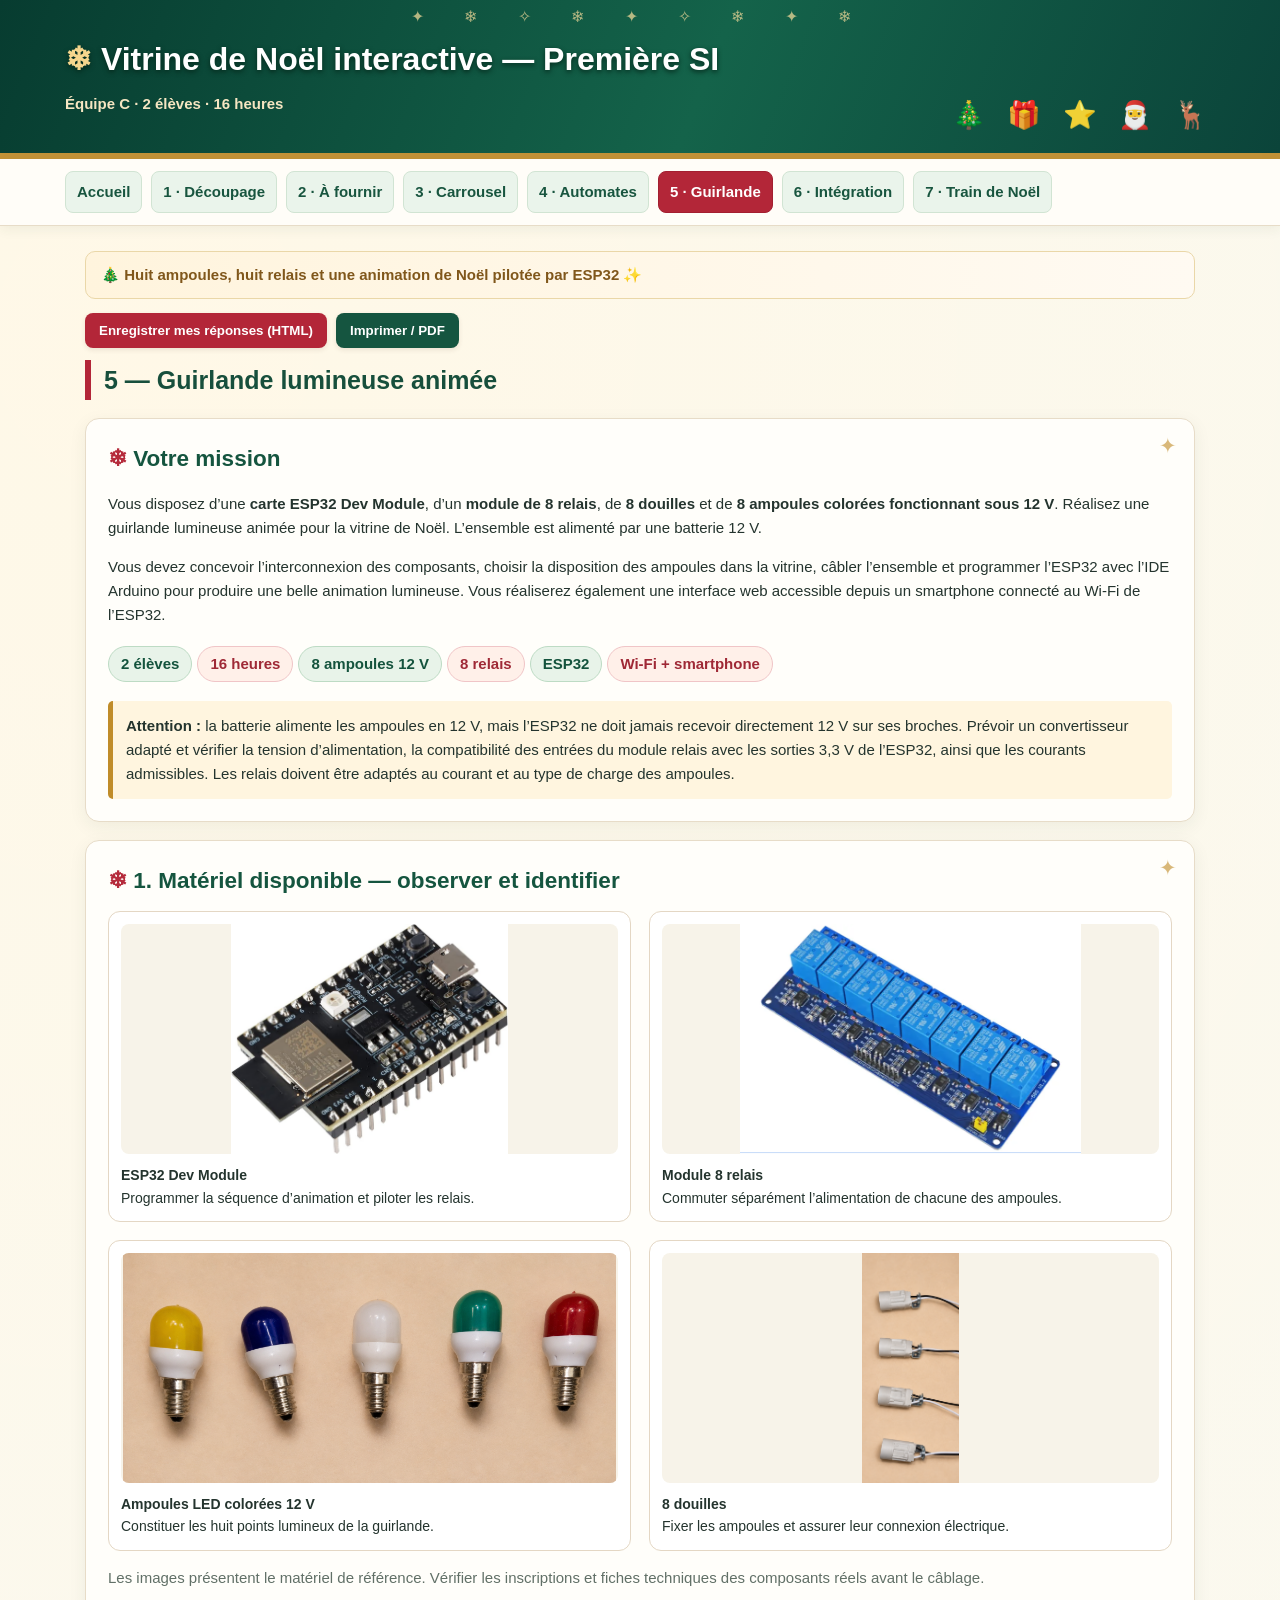
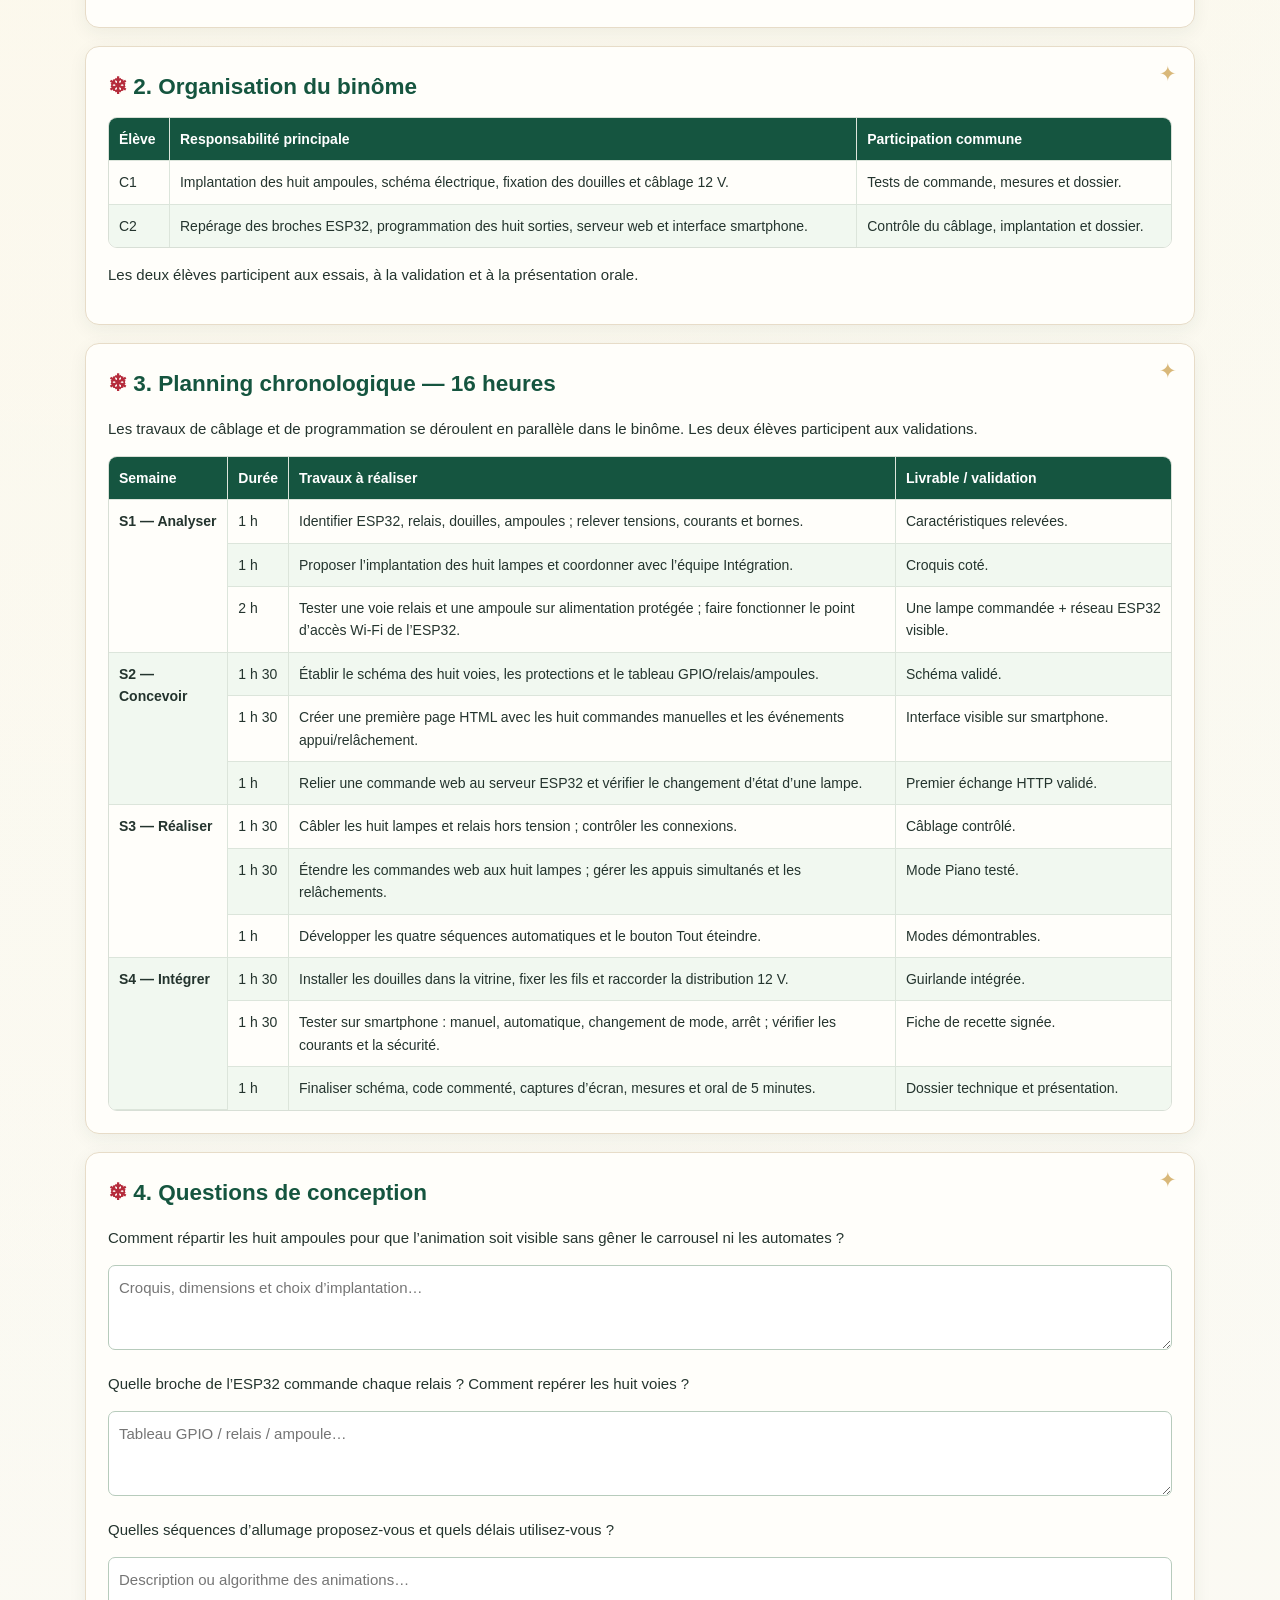
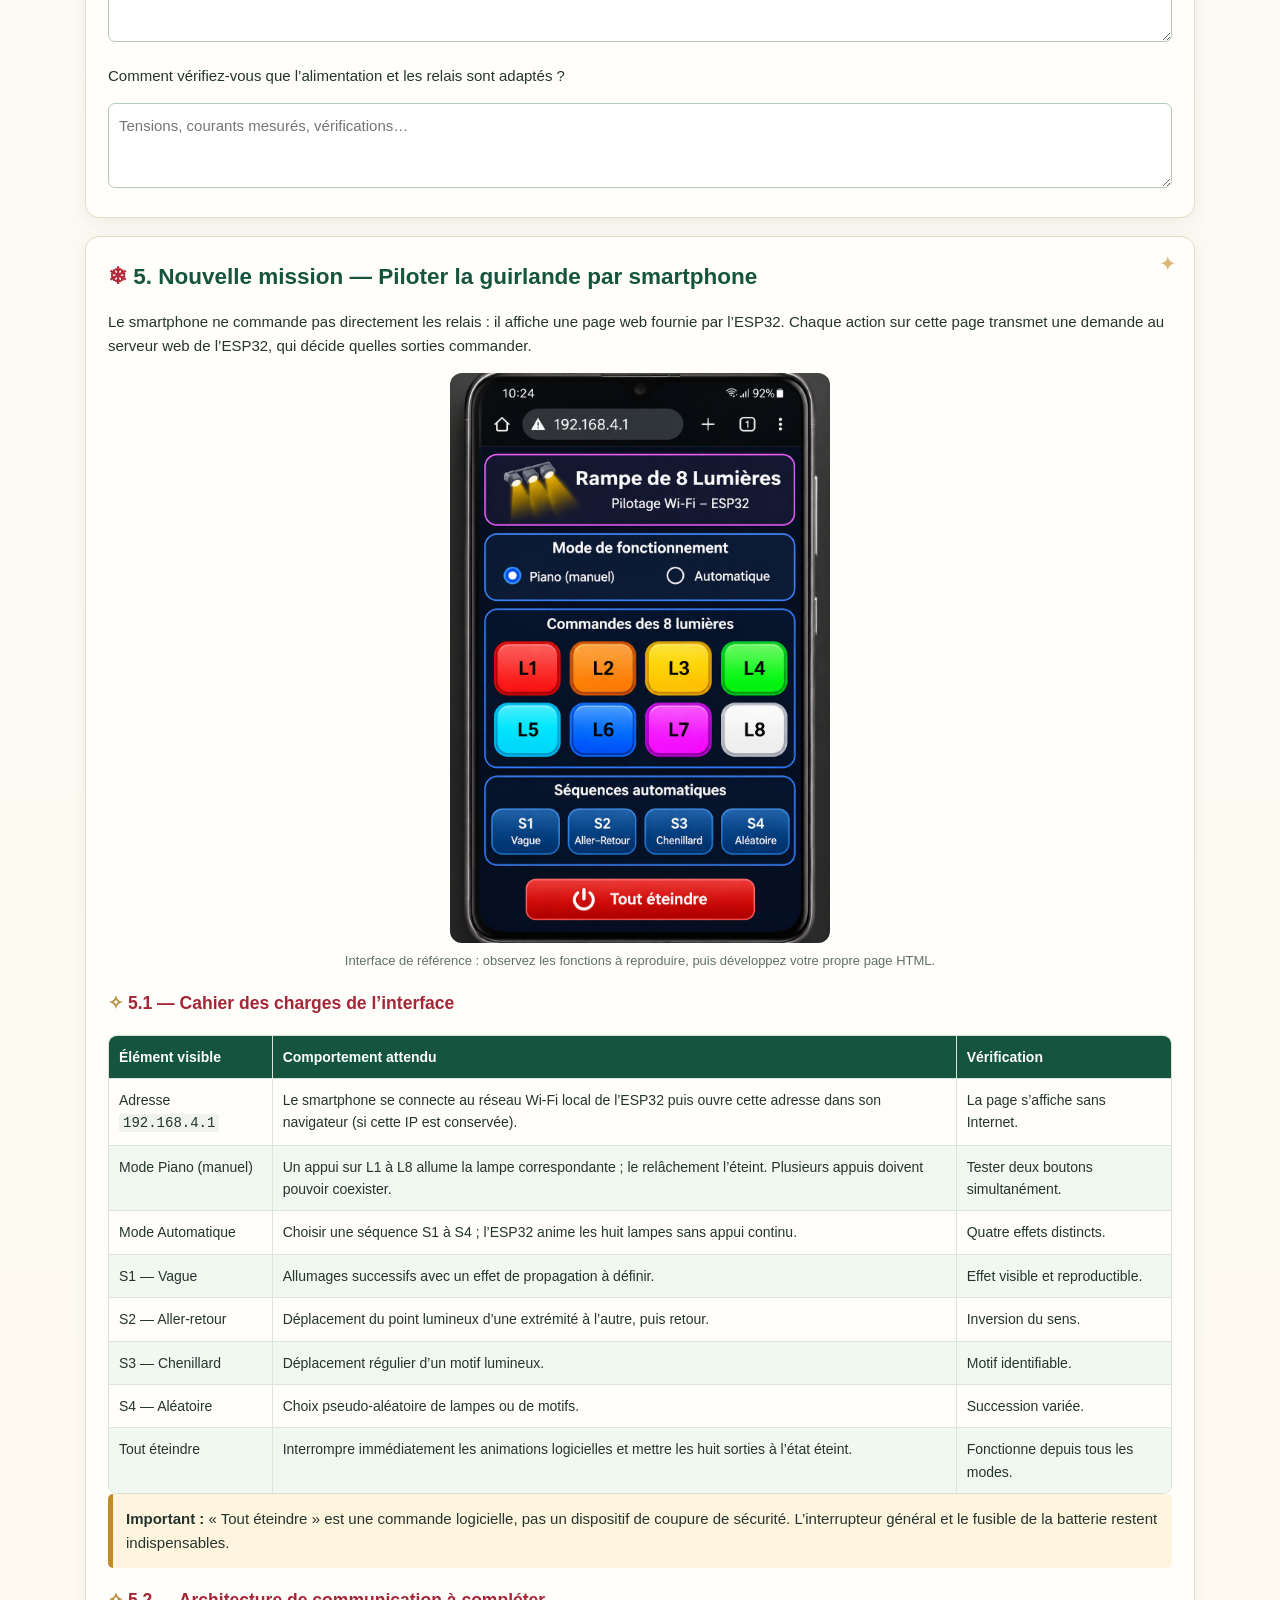
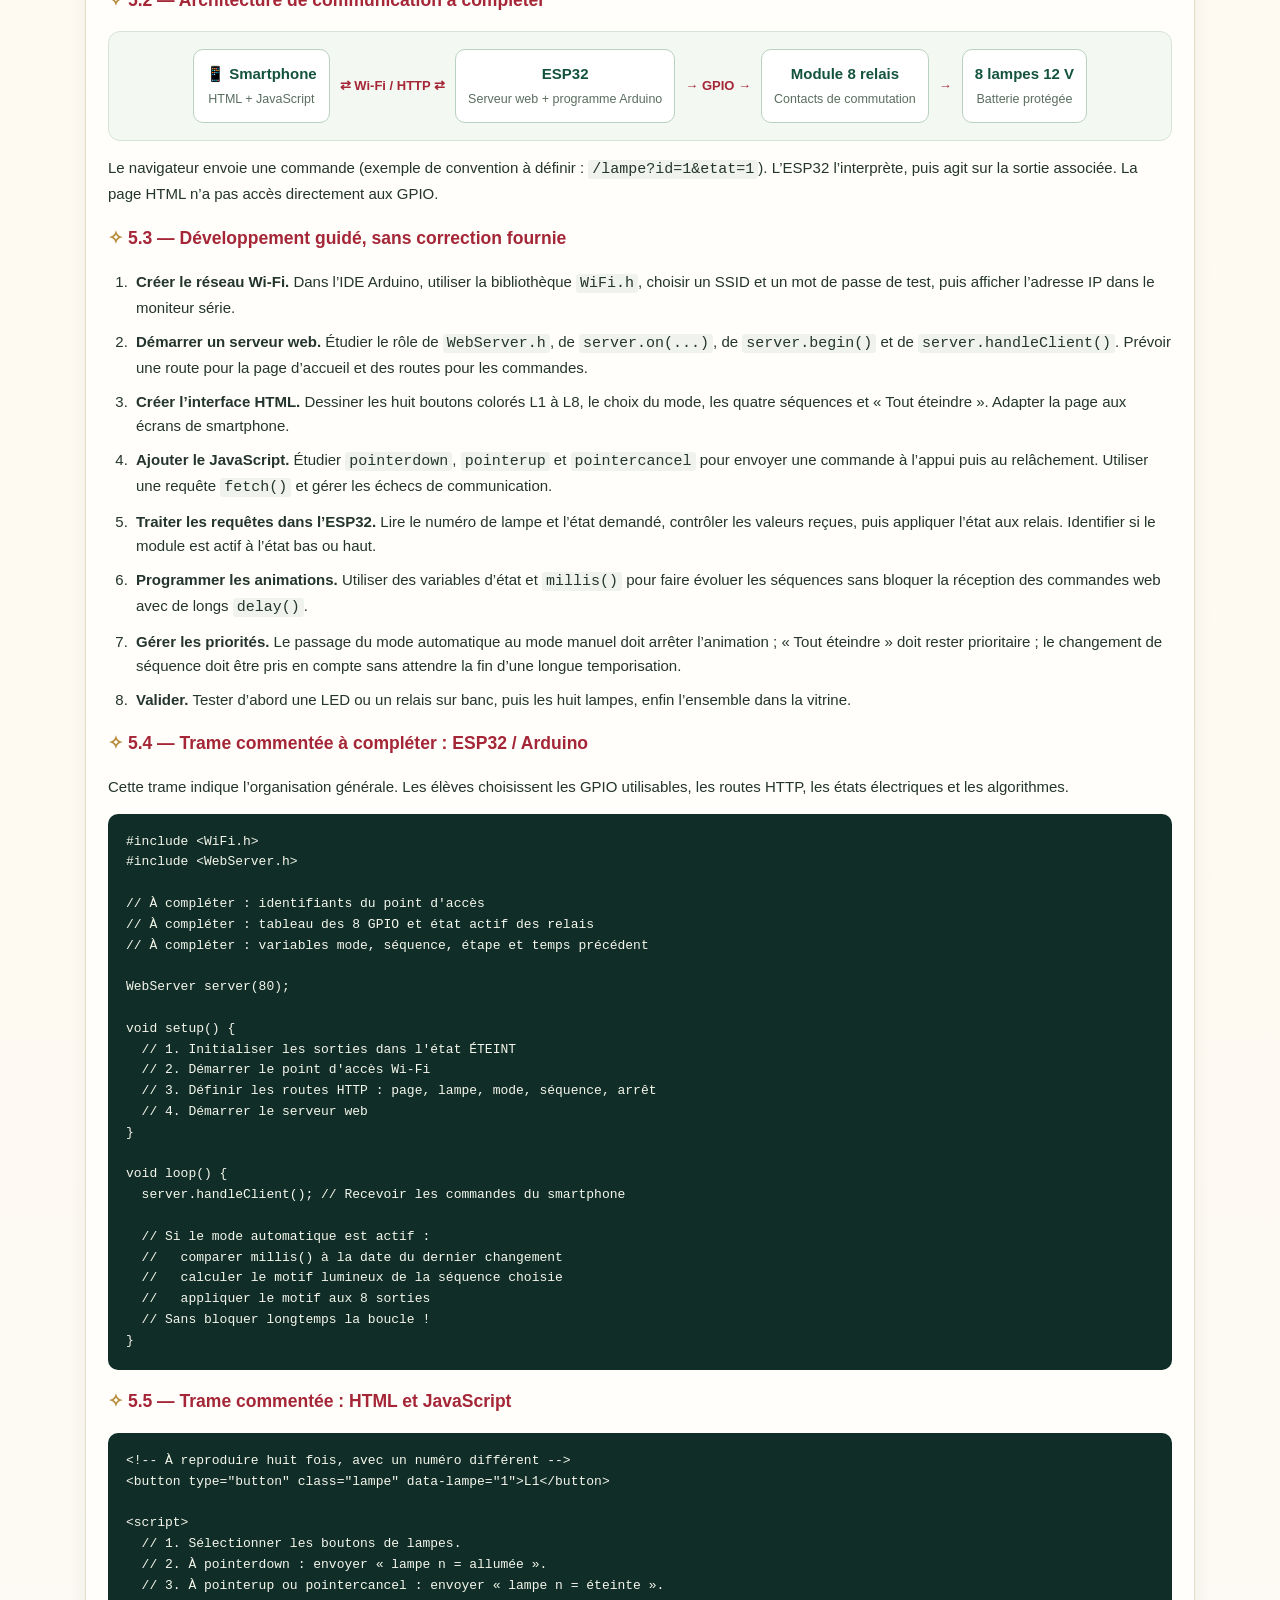
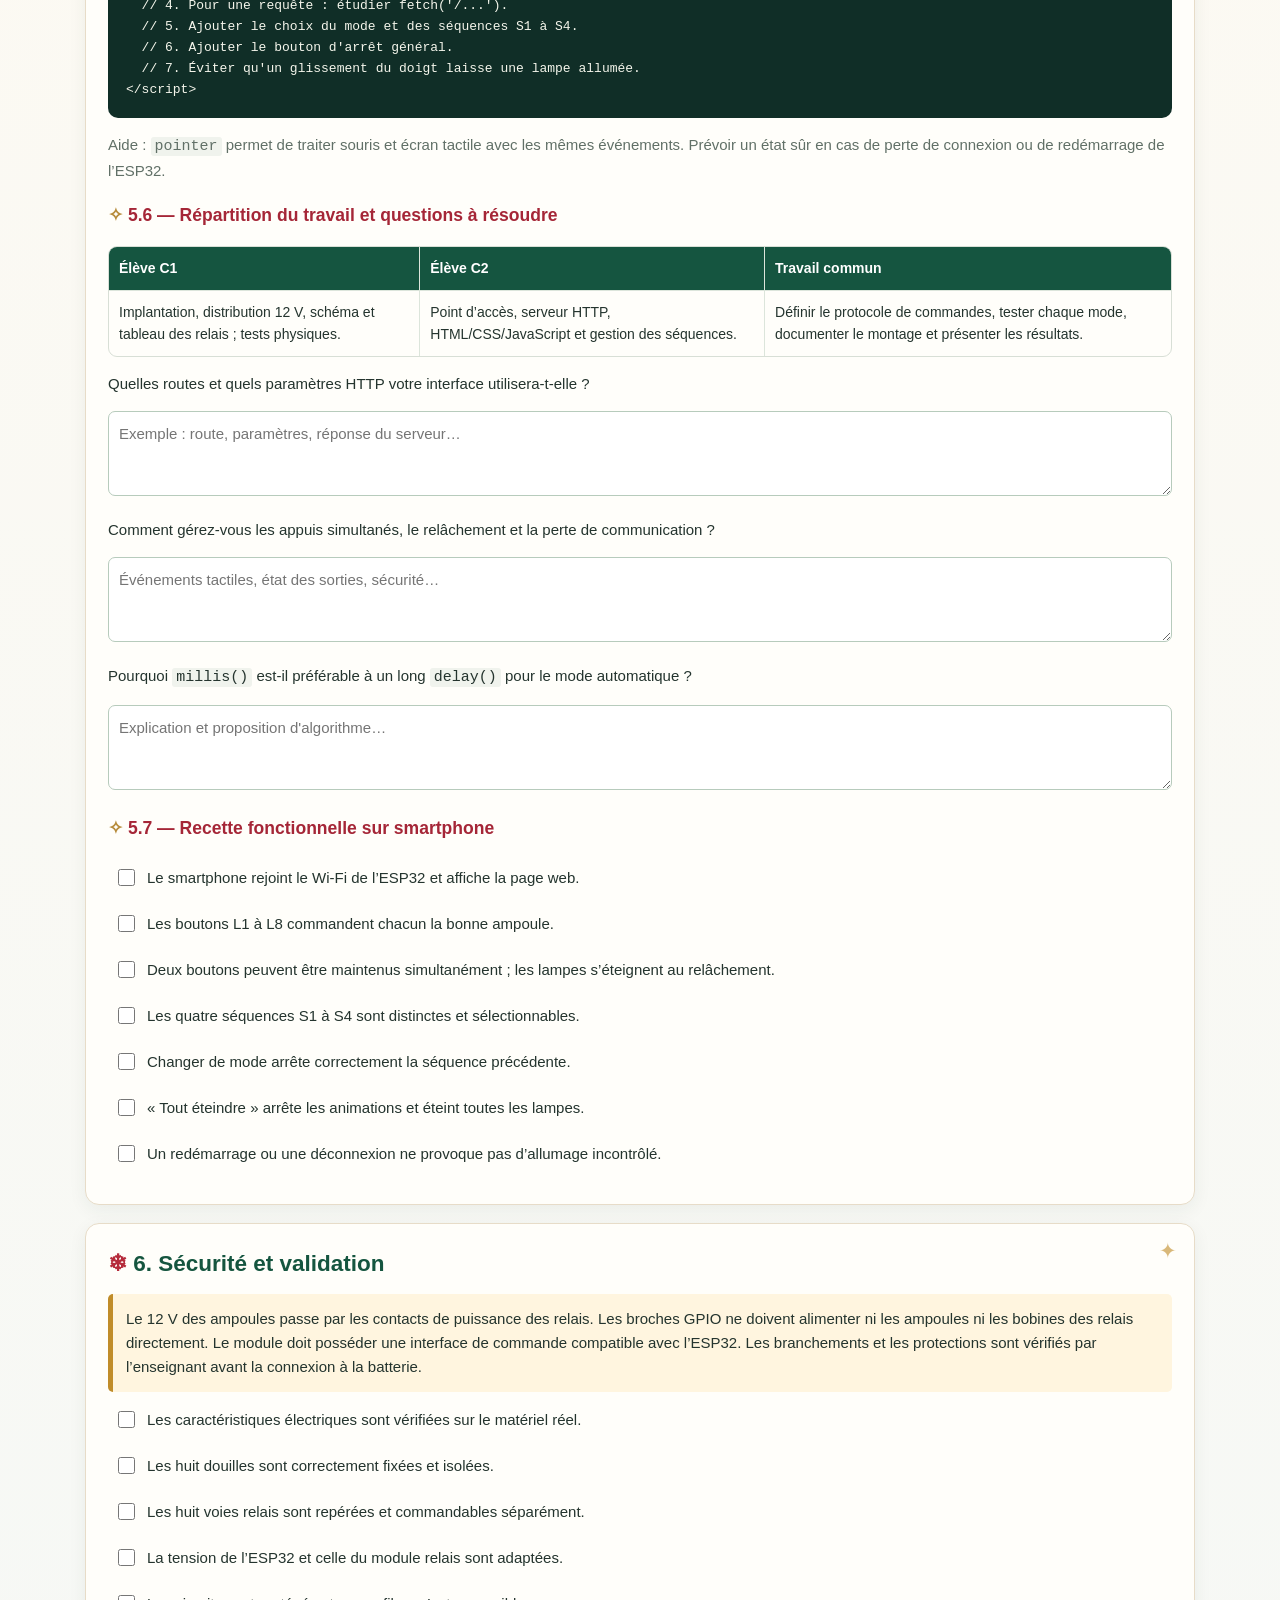
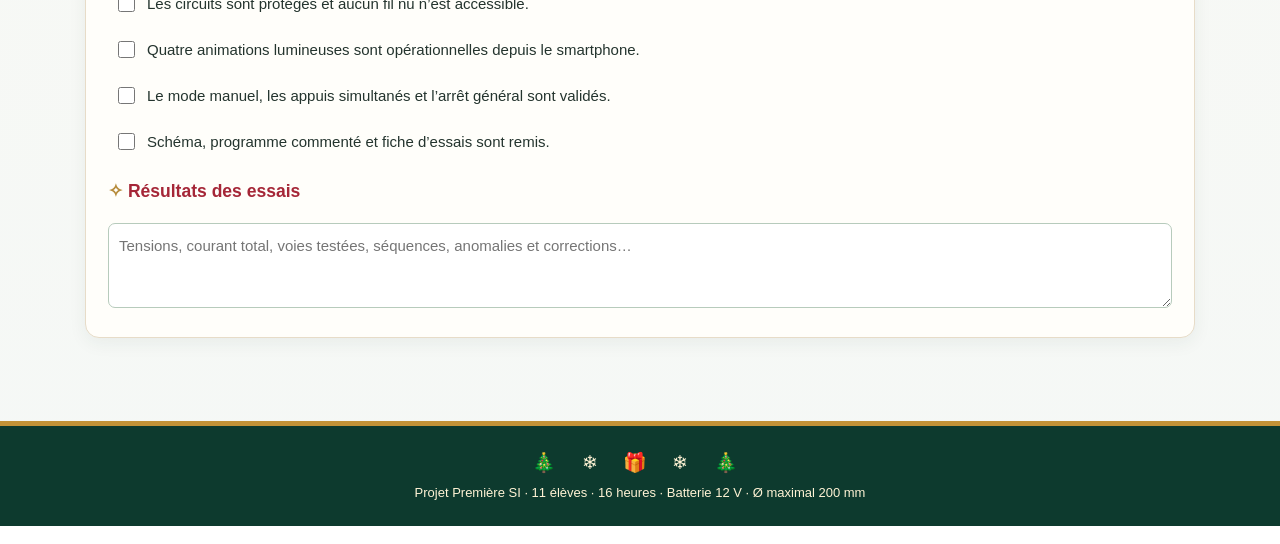
<file: 05_guirlande.html>
<!DOCTYPE html>

<html lang="fr">
  <head>
    <meta charset="utf-8"/><meta content="width=device-width,initial-scale=1" name="viewport"/><title>5 — Guirlande lumineuse animée</title><link href="style.css" rel="stylesheet"/>
  </head>
  <body>
    <header>
      <h1>
        Vitrine de Noël interactive — Première SI
      </h1>
      <p>
        Équipe C · 2 élèves · 16 heures
      </p>
    </header>
    <nav>
      <a class="" href="index.html">Accueil</a><a class="" href="01_decoupage.html">1 · Découpage</a><a class="" href="02_ressources.html">2 · À fournir</a><a class="" href="03_carrousel.html">3 · Carrousel</a><a class="" href="04_automates.html">4 · Automates</a><a class="active" href="05_guirlande.html">5 · Guirlande</a><a class="" href="06_integration.html">6 · Intégration</a>
      <a href="07_train_noel.html">7 · Train de Noël</a>
    </nav>
    <main>
      <div class="christmas-banner">
        Huit ampoules, huit relais et une animation de Noël pilotée par ESP32
      </div>
      <div class="tools">
        <button onclick="sauvegarder()">Enregistrer mes réponses (HTML)</button><button class="secondary" onclick="imprimer()">Imprimer / PDF</button>
      </div>
      <h2>
        5 — Guirlande lumineuse animée
      </h2>
      <section>
        <h2>
          Votre mission
        </h2>
        <p>
          Vous disposez d’une <strong>carte ESP32 Dev Module</strong>, d’un <strong>module de 8 relais</strong>, de <strong>8 douilles</strong> et de <strong>8 ampoules colorées fonctionnant sous 12 V</strong>. Réalisez une guirlande lumineuse animée pour la vitrine de Noël. L’ensemble est alimenté par une batterie 12 V.
        </p>
        <p>
          Vous devez concevoir l’interconnexion des composants, choisir la disposition des ampoules dans la vitrine, câbler l’ensemble et programmer l’ESP32 avec l’IDE Arduino pour produire une belle animation lumineuse. Vous réaliserez également une interface web accessible depuis un smartphone connecté au Wi-Fi de l’ESP32.
        </p>
        <p>
          <span class="pill">2 élèves</span><span class="pill">16 heures</span><span class="pill">8 ampoules 12 V</span><span class="pill">8 relais</span><span class="pill">ESP32</span><span class="pill">Wi-Fi + smartphone</span>
        </p>
        <div class="warn">
          <strong>Attention :</strong> la batterie alimente les ampoules en 12 V, mais l’ESP32 ne doit jamais recevoir directement 12 V sur ses broches. Prévoir un convertisseur adapté et vérifier la tension d’alimentation, la compatibilité des entrées du module relais avec les sorties 3,3 V de l’ESP32, ainsi que les courants admissibles. Les relais doivent être adaptés au courant et au type de charge des ampoules.
        </div>
      </section>
      <section>
        <h2>
          1. Matériel disponible — observer et identifier
        </h2>
        <div class="material-grid">
          <figure class="material">
            <img alt="Carte ESP32 Dev Module" src="images/ESP32.jpg"/>
            <figcaption>
              <strong>ESP32 Dev Module</strong><br/>Programmer la séquence d’animation et piloter les relais.
            </figcaption>
          </figure>
          <figure class="material">
            <img alt="Module électronique à huit relais" src="images/8-relais.png"/>
            <figcaption>
              <strong>Module 8 relais</strong><br/>Commuter séparément l’alimentation de chacune des ampoules.
            </figcaption>
          </figure>
          <figure class="material">
            <img alt="Ampoules LED colorées" src="images/Ampoules LED.png"/>
            <figcaption>
              <strong>Ampoules LED colorées 12 V</strong><br/>Constituer les huit points lumineux de la guirlande.
            </figcaption>
          </figure>
          <figure class="material">
            <img alt="Douilles avec fils de connexion" src="images/douilles.png"/>
            <figcaption>
              <strong>8 douilles</strong><br/>Fixer les ampoules et assurer leur connexion électrique.
            </figcaption>
          </figure>
        </div>
        <p class="muted">
          Les images présentent le matériel de référence. Vérifier les inscriptions et fiches techniques des composants réels avant le câblage.
        </p>
      </section>
      <section>
        <h2>
          2. Organisation du binôme
        </h2>
        <div class="scroll">
          <table>
            <thead>
              <tr>
                <th>Élève</th><th>Responsabilité principale</th><th>Participation commune</th>
              </tr>
            </thead>
            <tbody>
              <tr>
                <td>C1</td><td>Implantation des huit ampoules, schéma électrique, fixation des douilles et câblage 12 V.</td><td>Tests de commande, mesures et dossier.</td>
              </tr>
              <tr>
                <td>C2</td><td>Repérage des broches ESP32, programmation des huit sorties, serveur web et interface smartphone.</td><td>Contrôle du câblage, implantation et dossier.</td>
              </tr>
            </tbody>
          </table>
        </div>
        <p>
          Les deux élèves participent aux essais, à la validation et à la présentation orale.
        </p>
      </section>
      <section>
        <h2>3. Planning chronologique — 16 heures</h2>
        <p>Les travaux de câblage et de programmation se déroulent en parallèle dans le binôme. Les deux élèves participent aux validations.</p>
        <div class="scroll">
          <table>
            <thead><tr><th>Semaine</th><th>Durée</th><th>Travaux à réaliser</th><th>Livrable / validation</th></tr></thead>
            <tbody>
              <tr><td rowspan="3"><strong>S1 — Analyser</strong></td><td>1 h</td><td>Identifier ESP32, relais, douilles, ampoules ; relever tensions, courants et bornes.</td><td>Caractéristiques relevées.</td></tr>
              <tr><td>1 h</td><td>Proposer l’implantation des huit lampes et coordonner avec l’équipe Intégration.</td><td>Croquis coté.</td></tr>
              <tr><td>2 h</td><td>Tester une voie relais et une ampoule sur alimentation protégée ; faire fonctionner le point d’accès Wi-Fi de l’ESP32.</td><td>Une lampe commandée + réseau ESP32 visible.</td></tr>
              <tr><td rowspan="3"><strong>S2 — Concevoir</strong></td><td>1 h 30</td><td>Établir le schéma des huit voies, les protections et le tableau GPIO/relais/ampoules.</td><td>Schéma validé.</td></tr>
              <tr><td>1 h 30</td><td>Créer une première page HTML avec les huit commandes manuelles et les événements appui/relâchement.</td><td>Interface visible sur smartphone.</td></tr>
              <tr><td>1 h</td><td>Relier une commande web au serveur ESP32 et vérifier le changement d’état d’une lampe.</td><td>Premier échange HTTP validé.</td></tr>
              <tr><td rowspan="3"><strong>S3 — Réaliser</strong></td><td>1 h 30</td><td>Câbler les huit lampes et relais hors tension ; contrôler les connexions.</td><td>Câblage contrôlé.</td></tr>
              <tr><td>1 h 30</td><td>Étendre les commandes web aux huit lampes ; gérer les appuis simultanés et les relâchements.</td><td>Mode Piano testé.</td></tr>
              <tr><td>1 h</td><td>Développer les quatre séquences automatiques et le bouton Tout éteindre.</td><td>Modes démontrables.</td></tr>
              <tr><td rowspan="3"><strong>S4 — Intégrer</strong></td><td>1 h 30</td><td>Installer les douilles dans la vitrine, fixer les fils et raccorder la distribution 12 V.</td><td>Guirlande intégrée.</td></tr>
              <tr><td>1 h 30</td><td>Tester sur smartphone : manuel, automatique, changement de mode, arrêt ; vérifier les courants et la sécurité.</td><td>Fiche de recette signée.</td></tr>
              <tr><td>1 h</td><td>Finaliser schéma, code commenté, captures d’écran, mesures et oral de 5 minutes.</td><td>Dossier technique et présentation.</td></tr>
            </tbody>
          </table>
        </div>
      </section>
      <section>
        <h2>
          4. Questions de conception
        </h2>
        <p>
          Comment répartir les huit ampoules pour que l’animation soit visible sans gêner le carrousel ni les automates ?
        </p>
        <textarea placeholder="Croquis, dimensions et choix d’implantation…"></textarea>
        <p>
          Quelle broche de l’ESP32 commande chaque relais ? Comment repérer les huit voies ?
        </p>
        <textarea placeholder="Tableau GPIO / relais / ampoule…"></textarea>
        <p>
          Quelles séquences d’allumage proposez-vous et quels délais utilisez-vous ?
        </p>
        <textarea placeholder="Description ou algorithme des animations…"></textarea>
        <p>
          Comment vérifiez-vous que l’alimentation et les relais sont adaptés ?
        </p>
        <textarea placeholder="Tensions, courants mesurés, vérifications…"></textarea>
      </section>
      <section class="smartphone-guide" id="pilotage-smartphone">
        <h2>5. Nouvelle mission — Piloter la guirlande par smartphone</h2>
        <p>Le smartphone ne commande pas directement les relais : il affiche une page web fournie par l’ESP32. Chaque action sur cette page transmet une demande au serveur web de l’ESP32, qui décide quelles sorties commander.</p>
        <figure class="hero-figure">
          <img src="images/interface_guirlande_smartphone.png" alt="Exemple d’interface smartphone avec huit lampes, modes manuel et automatique, quatre séquences et arrêt général" loading="lazy"/>
          <figcaption>Interface de référence : observez les fonctions à reproduire, puis développez votre propre page HTML.</figcaption>
        </figure>
        <h3>5.1 — Cahier des charges de l’interface</h3>
        <div class="scroll">
          <table>
            <thead><tr><th>Élément visible</th><th>Comportement attendu</th><th>Vérification</th></tr></thead>
            <tbody>
              <tr><td>Adresse <code>192.168.4.1</code></td><td>Le smartphone se connecte au réseau Wi-Fi local de l’ESP32 puis ouvre cette adresse dans son navigateur (si cette IP est conservée).</td><td>La page s’affiche sans Internet.</td></tr>
              <tr><td>Mode Piano (manuel)</td><td>Un appui sur L1 à L8 allume la lampe correspondante ; le relâchement l’éteint. Plusieurs appuis doivent pouvoir coexister.</td><td>Tester deux boutons simultanément.</td></tr>
              <tr><td>Mode Automatique</td><td>Choisir une séquence S1 à S4 ; l’ESP32 anime les huit lampes sans appui continu.</td><td>Quatre effets distincts.</td></tr>
              <tr><td>S1 — Vague</td><td>Allumages successifs avec un effet de propagation à définir.</td><td>Effet visible et reproductible.</td></tr>
              <tr><td>S2 — Aller-retour</td><td>Déplacement du point lumineux d’une extrémité à l’autre, puis retour.</td><td>Inversion du sens.</td></tr>
              <tr><td>S3 — Chenillard</td><td>Déplacement régulier d’un motif lumineux.</td><td>Motif identifiable.</td></tr>
              <tr><td>S4 — Aléatoire</td><td>Choix pseudo-aléatoire de lampes ou de motifs.</td><td>Succession variée.</td></tr>
              <tr><td>Tout éteindre</td><td>Interrompre immédiatement les animations logicielles et mettre les huit sorties à l’état éteint.</td><td>Fonctionne depuis tous les modes.</td></tr>
            </tbody>
          </table>
        </div>
        <div class="warn"><strong>Important :</strong> « Tout éteindre » est une commande logicielle, pas un dispositif de coupure de sécurité. L’interrupteur général et le fusible de la batterie restent indispensables.</div>
        <h3>5.2 — Architecture de communication à compléter</h3>
        <div class="architecture-noel" role="img" aria-label="Smartphone, Wi-Fi, serveur web ESP32, GPIO, module huit relais et ampoules 12 volts">
          <span>📱 Smartphone<br/><small>HTML + JavaScript</small></span><b>⇄ Wi-Fi / HTTP ⇄</b><span>ESP32<br/><small>Serveur web + programme Arduino</small></span><b>→ GPIO →</b><span>Module 8 relais<br/><small>Contacts de commutation</small></span><b>→</b><span>8 lampes 12 V<br/><small>Batterie protégée</small></span>
        </div>
        <p>Le navigateur envoie une commande (exemple de convention à définir : <code>/lampe?id=1&amp;etat=1</code>). L’ESP32 l’interprète, puis agit sur la sortie associée. La page HTML n’a pas accès directement aux GPIO.</p>
        <h3>5.3 — Développement guidé, sans correction fournie</h3>
        <ol class="guide-steps">
          <li><strong>Créer le réseau Wi-Fi.</strong> Dans l’IDE Arduino, utiliser la bibliothèque <code>WiFi.h</code>, choisir un SSID et un mot de passe de test, puis afficher l’adresse IP dans le moniteur série.</li>
          <li><strong>Démarrer un serveur web.</strong> Étudier le rôle de <code>WebServer.h</code>, de <code>server.on(...)</code>, de <code>server.begin()</code> et de <code>server.handleClient()</code>. Prévoir une route pour la page d’accueil et des routes pour les commandes.</li>
          <li><strong>Créer l’interface HTML.</strong> Dessiner les huit boutons colorés L1 à L8, le choix du mode, les quatre séquences et « Tout éteindre ». Adapter la page aux écrans de smartphone.</li>
          <li><strong>Ajouter le JavaScript.</strong> Étudier <code>pointerdown</code>, <code>pointerup</code> et <code>pointercancel</code> pour envoyer une commande à l’appui puis au relâchement. Utiliser une requête <code>fetch()</code> et gérer les échecs de communication.</li>
          <li><strong>Traiter les requêtes dans l’ESP32.</strong> Lire le numéro de lampe et l’état demandé, contrôler les valeurs reçues, puis appliquer l’état aux relais. Identifier si le module est actif à l’état bas ou haut.</li>
          <li><strong>Programmer les animations.</strong> Utiliser des variables d’état et <code>millis()</code> pour faire évoluer les séquences sans bloquer la réception des commandes web avec de longs <code>delay()</code>.</li>
          <li><strong>Gérer les priorités.</strong> Le passage du mode automatique au mode manuel doit arrêter l’animation ; « Tout éteindre » doit rester prioritaire ; le changement de séquence doit être pris en compte sans attendre la fin d’une longue temporisation.</li>
          <li><strong>Valider.</strong> Tester d’abord une LED ou un relais sur banc, puis les huit lampes, enfin l’ensemble dans la vitrine.</li>
        </ol>
        <h3>5.4 — Trame commentée à compléter : ESP32 / Arduino</h3>
        <p>Cette trame indique l’organisation générale. Les élèves choisissent les GPIO utilisables, les routes HTTP, les états électriques et les algorithmes.</p>
        <pre class="code-pedago"><code>#include &lt;WiFi.h&gt;
#include &lt;WebServer.h&gt;

// À compléter : identifiants du point d'accès
// À compléter : tableau des 8 GPIO et état actif des relais
// À compléter : variables mode, séquence, étape et temps précédent

WebServer server(80);

void setup() {
  // 1. Initialiser les sorties dans l'état ÉTEINT
  // 2. Démarrer le point d'accès Wi-Fi
  // 3. Définir les routes HTTP : page, lampe, mode, séquence, arrêt
  // 4. Démarrer le serveur web
}

void loop() {
  server.handleClient(); // Recevoir les commandes du smartphone

  // Si le mode automatique est actif :
  //   comparer millis() à la date du dernier changement
  //   calculer le motif lumineux de la séquence choisie
  //   appliquer le motif aux 8 sorties
  // Sans bloquer longtemps la boucle !
}</code></pre>
        <h3>5.5 — Trame commentée : HTML et JavaScript</h3>
        <pre class="code-pedago"><code>&lt;!-- À reproduire huit fois, avec un numéro différent --&gt;
&lt;button type="button" class="lampe" data-lampe="1"&gt;L1&lt;/button&gt;

&lt;script&gt;
  // 1. Sélectionner les boutons de lampes.
  // 2. À pointerdown : envoyer « lampe n = allumée ».
  // 3. À pointerup ou pointercancel : envoyer « lampe n = éteinte ».
  // 4. Pour une requête : étudier fetch('/...').
  // 5. Ajouter le choix du mode et des séquences S1 à S4.
  // 6. Ajouter le bouton d'arrêt général.
  // 7. Éviter qu'un glissement du doigt laisse une lampe allumée.
&lt;/script&gt;</code></pre>
        <p class="muted">Aide : <code>pointer</code> permet de traiter souris et écran tactile avec les mêmes événements. Prévoir un état sûr en cas de perte de connexion ou de redémarrage de l’ESP32.</p>
        <h3>5.6 — Répartition du travail et questions à résoudre</h3>
        <div class="scroll"><table><thead><tr><th>Élève C1</th><th>Élève C2</th><th>Travail commun</th></tr></thead><tbody><tr><td>Implantation, distribution 12 V, schéma et tableau des relais ; tests physiques.</td><td>Point d’accès, serveur HTTP, HTML/CSS/JavaScript et gestion des séquences.</td><td>Définir le protocole de commandes, tester chaque mode, documenter le montage et présenter les résultats.</td></tr></tbody></table></div>
        <p>Quelles routes et quels paramètres HTTP votre interface utilisera-t-elle ?</p>
        <textarea placeholder="Exemple : route, paramètres, réponse du serveur…"></textarea>
        <p>Comment gérez-vous les appuis simultanés, le relâchement et la perte de communication ?</p>
        <textarea placeholder="Événements tactiles, état des sorties, sécurité…"></textarea>
        <p>Pourquoi <code>millis()</code> est-il préférable à un long <code>delay()</code> pour le mode automatique ?</p>
        <textarea placeholder="Explication et proposition d'algorithme…"></textarea>
        <h3>5.7 — Recette fonctionnelle sur smartphone</h3>
        <label class="task"><input type="checkbox"/><span>Le smartphone rejoint le Wi-Fi de l’ESP32 et affiche la page web.</span></label>
        <label class="task"><input type="checkbox"/><span>Les boutons L1 à L8 commandent chacun la bonne ampoule.</span></label>
        <label class="task"><input type="checkbox"/><span>Deux boutons peuvent être maintenus simultanément ; les lampes s’éteignent au relâchement.</span></label>
        <label class="task"><input type="checkbox"/><span>Les quatre séquences S1 à S4 sont distinctes et sélectionnables.</span></label>
        <label class="task"><input type="checkbox"/><span>Changer de mode arrête correctement la séquence précédente.</span></label>
        <label class="task"><input type="checkbox"/><span>« Tout éteindre » arrête les animations et éteint toutes les lampes.</span></label>
        <label class="task"><input type="checkbox"/><span>Un redémarrage ou une déconnexion ne provoque pas d’allumage incontrôlé.</span></label>
      </section>
      <section>
        <h2>
          6. Sécurité et validation
        </h2>
        <div class="warn">
          Le 12 V des ampoules passe par les contacts de puissance des relais. Les broches GPIO ne doivent alimenter ni les ampoules ni les bobines des relais directement. Le module doit posséder une interface de commande compatible avec l’ESP32. Les branchements et les protections sont vérifiés par l’enseignant avant la connexion à la batterie.
        </div>
        
        <label class="task"><input type="checkbox"/><span>Les caractéristiques électriques sont vérifiées sur le matériel réel.</span></label><label class="task"><input type="checkbox"/><span>Les huit douilles sont correctement fixées et isolées.</span></label><label class="task"><input type="checkbox"/><span>Les huit voies relais sont repérées et commandables séparément.</span></label><label class="task"><input type="checkbox"/><span>La tension de l’ESP32 et celle du module relais sont adaptées.</span></label><label class="task"><input type="checkbox"/><span>Les circuits sont protégés et aucun fil nu n’est accessible.</span></label><label class="task"><input type="checkbox"/><span>Quatre animations lumineuses sont opérationnelles depuis le smartphone.</span></label><label class="task"><input type="checkbox"/><span>Le mode manuel, les appuis simultanés et l’arrêt général sont validés.</span></label><label class="task"><input type="checkbox"/><span>Schéma, programme commenté et fiche d’essais sont remis.</span></label>
        <h3>
          Résultats des essais
        </h3>
        <textarea placeholder="Tensions, courant total, voies testées, séquences, anomalies et corrections…"></textarea>
      </section>
    </main>
    <footer>
      Projet Première SI · 11 élèves · 16 heures · Batterie 12 V · Ø maximal 200 mm
    </footer>
    <script src="app.js"></script>
  </body>
</html>
</file>
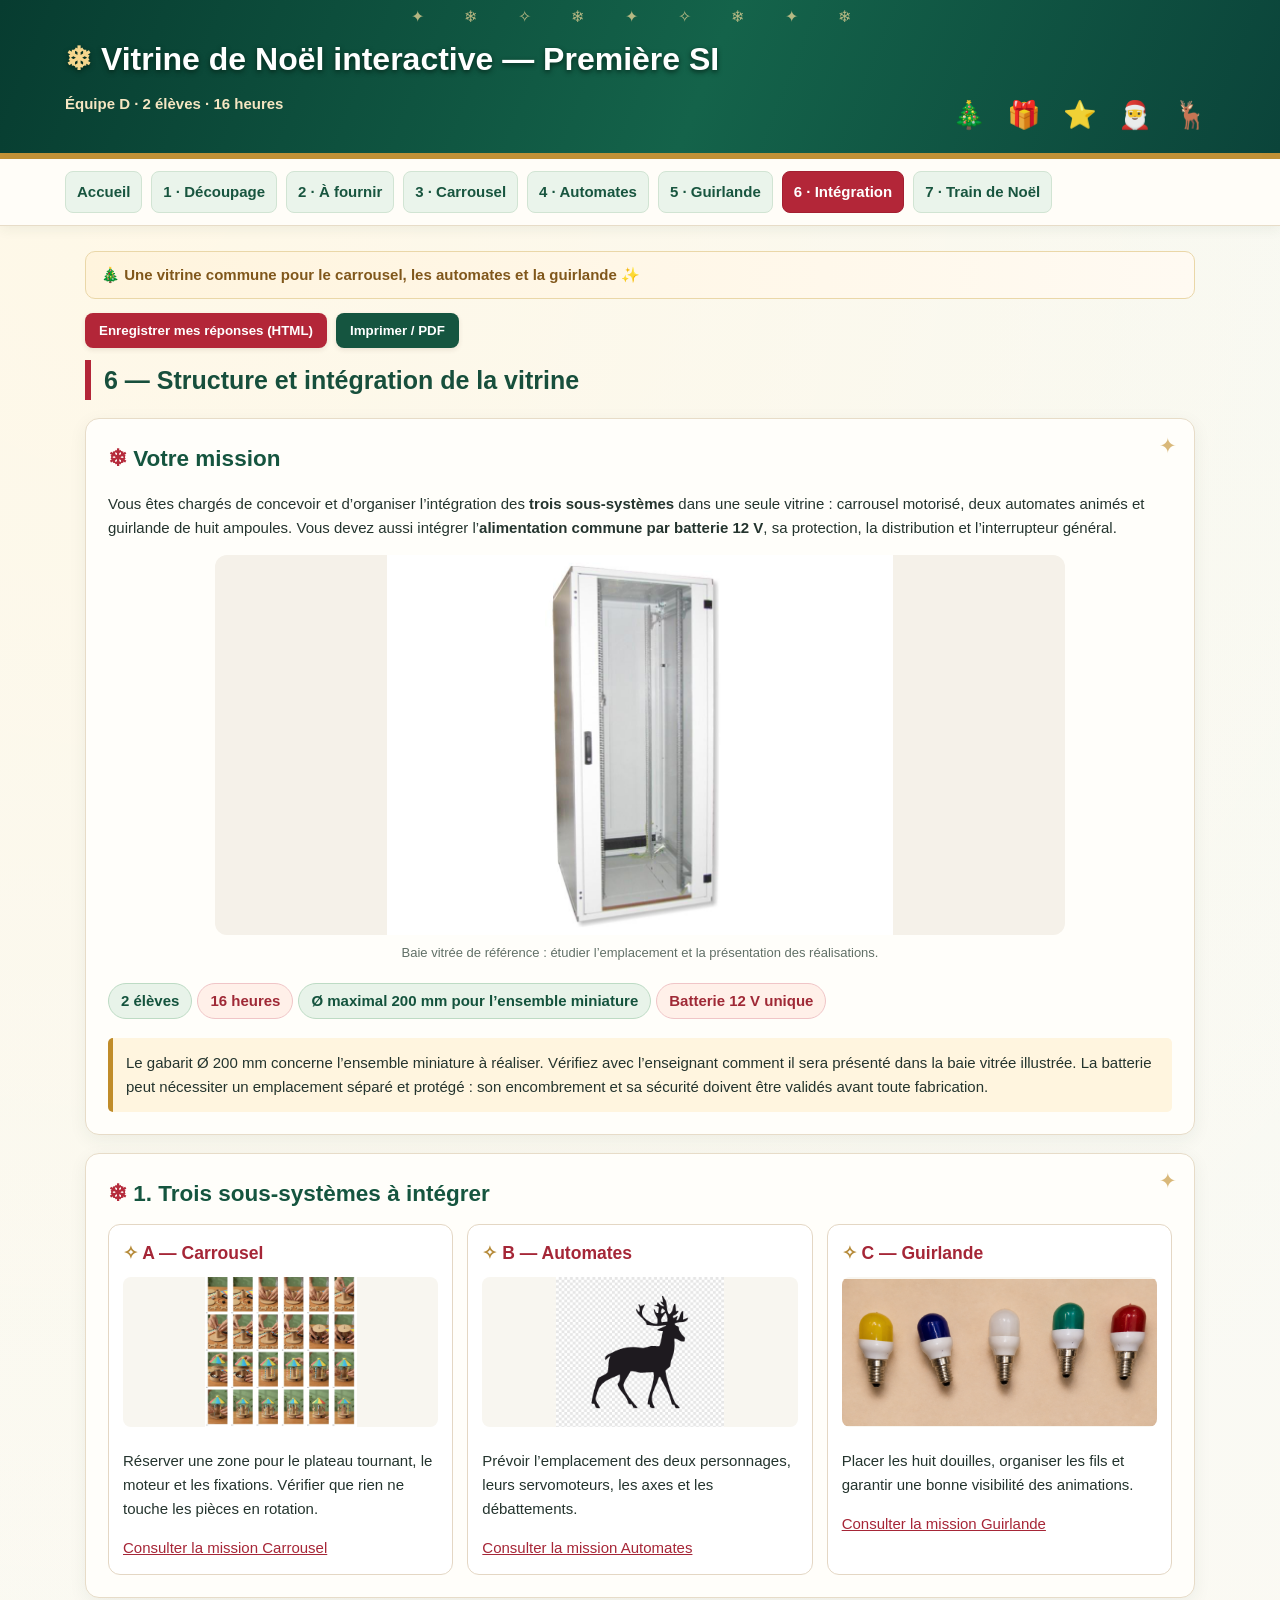
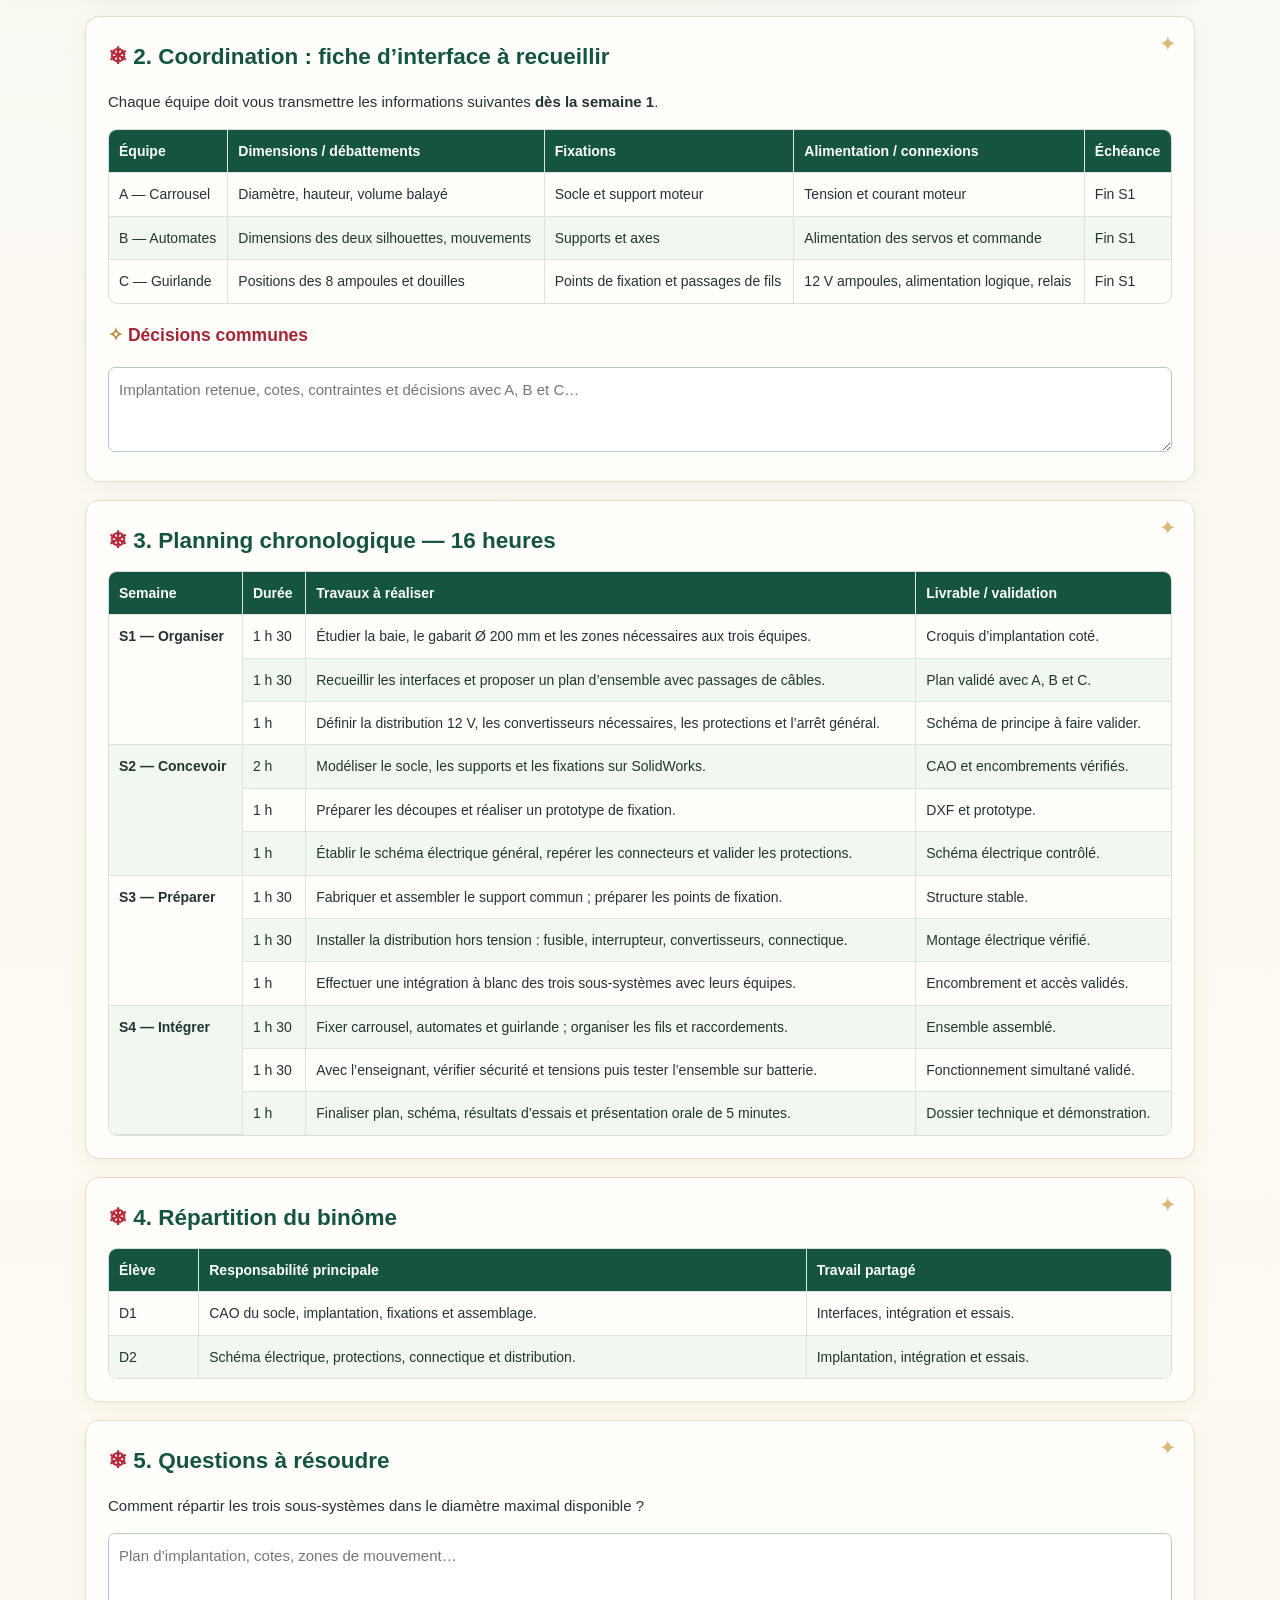
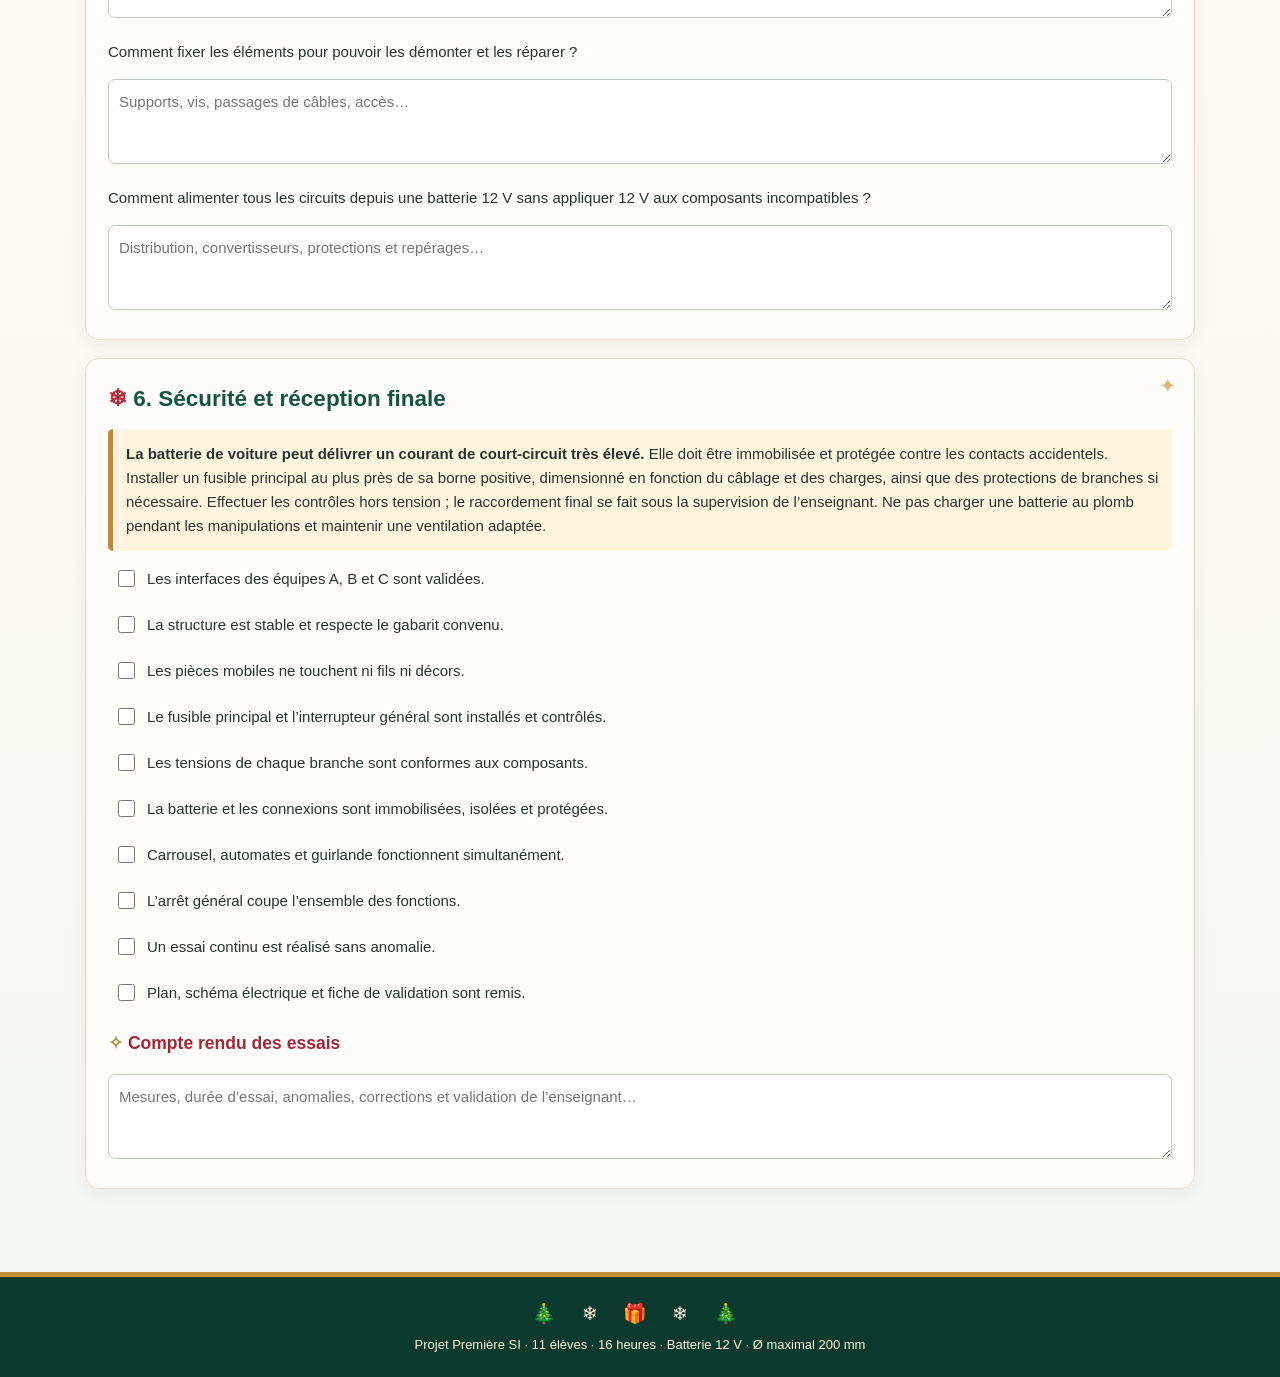
<file: 06_integration.html>
<!DOCTYPE html>

<html lang="fr">
  <head>
    <meta charset="utf-8"/><meta content="width=device-width,initial-scale=1" name="viewport"/><title>6 — Structure et intégration de la vitrine</title><link href="style.css" rel="stylesheet"/>
  </head>
  <body>
    <header>
      <h1>
        Vitrine de Noël interactive — Première SI
      </h1>
      <p>
        Équipe D · 2 élèves · 16 heures
      </p>
    </header>
    <nav>
      <a class="" href="index.html">Accueil</a><a class="" href="01_decoupage.html">1 · Découpage</a><a class="" href="02_ressources.html">2 · À fournir</a><a class="" href="03_carrousel.html">3 · Carrousel</a><a class="" href="04_automates.html">4 · Automates</a><a class="" href="05_guirlande.html">5 · Guirlande</a><a class="active" href="06_integration.html">6 · Intégration</a>
      <a href="07_train_noel.html">7 · Train de Noël</a>
    </nav>
    <main>
      <div class="christmas-banner">
        Une vitrine commune pour le carrousel, les automates et la guirlande
      </div>
      <div class="tools">
        <button onclick="sauvegarder()">Enregistrer mes réponses (HTML)</button><button class="secondary" onclick="imprimer()">Imprimer / PDF</button>
      </div>
      <h2>
        6 — Structure et intégration de la vitrine
      </h2>
      <section>
        <h2>
          Votre mission
        </h2>
        <p>
          Vous êtes chargés de concevoir et d’organiser l’intégration des <strong>trois sous-systèmes</strong> dans une seule vitrine : carrousel motorisé, deux automates animés et guirlande de huit ampoules. Vous devez aussi intégrer l’<strong>alimentation commune par batterie 12 V</strong>, sa protection, la distribution et l’interrupteur général.
        </p>
        <figure class="hero-figure">
          <img alt="Baie vitrée servant de référence pour la vitrine de Noël" src="images/baie_vitrine.jpg"/>
          <figcaption>
            Baie vitrée de référence : étudier l’emplacement et la présentation des réalisations.
          </figcaption>
        </figure>
        <p>
          <span class="pill">2 élèves</span><span class="pill">16 heures</span><span class="pill">Ø maximal 200 mm pour l’ensemble miniature</span><span class="pill">Batterie 12 V unique</span>
        </p>
        <div class="warn">
          Le gabarit Ø 200 mm concerne l’ensemble miniature à réaliser. Vérifiez avec l’enseignant comment il sera présenté dans la baie vitrée illustrée. La batterie peut nécessiter un emplacement séparé et protégé : son encombrement et sa sécurité doivent être validés avant toute fabrication.
        </div>
      </section>
      <section>
        <h2>
          1. Trois sous-systèmes à intégrer
        </h2>
        <div class="integration-grid">
          <article>
            <h3>
              A — Carrousel
            </h3>
            <img alt="Étapes de fabrication du carrousel" src="images/carrousel_etapes_video.jpg"/>
            <p>
              Réserver une zone pour le plateau tournant, le moteur et les fixations. Vérifier que rien ne touche les pièces en rotation.
            </p>
            <a href="03_carrousel.html">Consulter la mission Carrousel</a>
          </article>
          <article>
            <h3>
              B — Automates
            </h3>
            <img alt="Silhouette de cerf" src="images/cerf-2.png"/>
            <p>
              Prévoir l’emplacement des deux personnages, leurs servomoteurs, les axes et les débattements.
            </p>
            <a href="04_automates.html">Consulter la mission Automates</a>
          </article>
          <article>
            <h3>
              C — Guirlande
            </h3>
            <img alt="Ampoules colorées de la guirlande" src="images/Ampoules LED.png"/>
            <p>
              Placer les huit douilles, organiser les fils et garantir une bonne visibilité des animations.
            </p>
            <a href="05_guirlande.html">Consulter la mission Guirlande</a>
          </article>
        </div>
      </section>
      <section>
        <h2>
          2. Coordination : fiche d’interface à recueillir
        </h2>
        <p>
          Chaque équipe doit vous transmettre les informations suivantes <strong>dès la semaine 1</strong>.
        </p>
        <div class="scroll">
          <table>
            <thead>
              <tr>
                <th>Équipe</th><th>Dimensions / débattements</th><th>Fixations</th><th>Alimentation / connexions</th><th>Échéance</th>
              </tr>
            </thead>
            <tbody>
              <tr>
                <td>A — Carrousel</td><td>Diamètre, hauteur, volume balayé</td><td>Socle et support moteur</td><td>Tension et courant moteur</td><td>Fin S1</td>
              </tr>
              <tr>
                <td>B — Automates</td><td>Dimensions des deux silhouettes, mouvements</td><td>Supports et axes</td><td>Alimentation des servos et commande</td><td>Fin S1</td>
              </tr>
              <tr>
                <td>C — Guirlande</td><td>Positions des 8 ampoules et douilles</td><td>Points de fixation et passages de fils</td><td>12 V ampoules, alimentation logique, relais</td><td>Fin S1</td>
              </tr>
            </tbody>
          </table>
        </div>
        <h3>
          Décisions communes
        </h3>
        <textarea placeholder="Implantation retenue, cotes, contraintes et décisions avec A, B et C…"></textarea>
      </section>
      <section>
        <h2>
          3. Planning chronologique — 16 heures
        </h2>
        <div class="scroll">
          <table>
            <thead>
              <tr>
                <th>Semaine</th><th>Durée</th><th>Travaux à réaliser</th><th>Livrable / validation</th>
              </tr>
            </thead>
            <tbody>
              <tr>
                <td rowspan="3"><strong>S1 — Organiser</strong></td><td>1 h 30</td><td>Étudier la baie, le gabarit Ø 200 mm et les zones nécessaires aux trois équipes.</td><td>Croquis d’implantation coté.</td>
              </tr>
              <tr>
                <td>1 h 30</td><td>Recueillir les interfaces et proposer un plan d’ensemble avec passages de câbles.</td><td>Plan validé avec A, B et C.</td>
              </tr>
              <tr>
                <td>1 h</td><td>Définir la distribution 12 V, les convertisseurs nécessaires, les protections et l’arrêt général.</td><td>Schéma de principe à faire valider.</td>
              </tr>
              <tr>
                <td rowspan="3"><strong>S2 — Concevoir</strong></td><td>2 h</td><td>Modéliser le socle, les supports et les fixations sur SolidWorks.</td><td>CAO et encombrements vérifiés.</td>
              </tr>
              <tr>
                <td>1 h</td><td>Préparer les découpes et réaliser un prototype de fixation.</td><td>DXF et prototype.</td>
              </tr>
              <tr>
                <td>1 h</td><td>Établir le schéma électrique général, repérer les connecteurs et valider les protections.</td><td>Schéma électrique contrôlé.</td>
              </tr>
              <tr>
                <td rowspan="3"><strong>S3 — Préparer</strong></td><td>1 h 30</td><td>Fabriquer et assembler le support commun ; préparer les points de fixation.</td><td>Structure stable.</td>
              </tr>
              <tr>
                <td>1 h 30</td><td>Installer la distribution hors tension : fusible, interrupteur, convertisseurs, connectique.</td><td>Montage électrique vérifié.</td>
              </tr>
              <tr>
                <td>1 h</td><td>Effectuer une intégration à blanc des trois sous-systèmes avec leurs équipes.</td><td>Encombrement et accès validés.</td>
              </tr>
              <tr>
                <td rowspan="3"><strong>S4 — Intégrer</strong></td><td>1 h 30</td><td>Fixer carrousel, automates et guirlande ; organiser les fils et raccordements.</td><td>Ensemble assemblé.</td>
              </tr>
              <tr>
                <td>1 h 30</td><td>Avec l’enseignant, vérifier sécurité et tensions puis tester l’ensemble sur batterie.</td><td>Fonctionnement simultané validé.</td>
              </tr>
              <tr>
                <td>1 h</td><td>Finaliser plan, schéma, résultats d’essais et présentation orale de 5 minutes.</td><td>Dossier technique et démonstration.</td>
              </tr>
            </tbody>
          </table>
        </div>
      </section>
      <section>
        <h2>
          4. Répartition du binôme
        </h2>
        <div class="scroll">
          <table>
            <thead>
              <tr>
                <th>Élève</th><th>Responsabilité principale</th><th>Travail partagé</th>
              </tr>
            </thead>
            <tbody>
              <tr>
                <td>D1</td><td>CAO du socle, implantation, fixations et assemblage.</td><td>Interfaces, intégration et essais.</td>
              </tr>
              <tr>
                <td>D2</td><td>Schéma électrique, protections, connectique et distribution.</td><td>Implantation, intégration et essais.</td>
              </tr>
            </tbody>
          </table>
        </div>
      </section>
      <section>
        <h2>
          5. Questions à résoudre
        </h2>
        <p>
          Comment répartir les trois sous-systèmes dans le diamètre maximal disponible ?
        </p>
        <textarea placeholder="Plan d’implantation, cotes, zones de mouvement…"></textarea>
        <p>
          Comment fixer les éléments pour pouvoir les démonter et les réparer ?
        </p>
        <textarea placeholder="Supports, vis, passages de câbles, accès…"></textarea>
        <p>
          Comment alimenter tous les circuits depuis une batterie 12 V sans appliquer 12 V aux composants incompatibles ?
        </p>
        <textarea placeholder="Distribution, convertisseurs, protections et repérages…"></textarea>
      </section>
      <section>
        <h2>
          6. Sécurité et réception finale
        </h2>
        <div class="warn">
          <strong>La batterie de voiture peut délivrer un courant de court-circuit très élevé.</strong> Elle doit être immobilisée et protégée contre les contacts accidentels. Installer un fusible principal au plus près de sa borne positive, dimensionné en fonction du câblage et des charges, ainsi que des protections de branches si nécessaire. Effectuer les contrôles hors tension ; le raccordement final se fait sous la supervision de l’enseignant. Ne pas charger une batterie au plomb pendant les manipulations et maintenir une ventilation adaptée.
        </div>
        
        <label class="task"><input type="checkbox"/><span>Les interfaces des équipes A, B et C sont validées.</span></label><label class="task"><input type="checkbox"/><span>La structure est stable et respecte le gabarit convenu.</span></label><label class="task"><input type="checkbox"/><span>Les pièces mobiles ne touchent ni fils ni décors.</span></label><label class="task"><input type="checkbox"/><span>Le fusible principal et l’interrupteur général sont installés et contrôlés.</span></label><label class="task"><input type="checkbox"/><span>Les tensions de chaque branche sont conformes aux composants.</span></label><label class="task"><input type="checkbox"/><span>La batterie et les connexions sont immobilisées, isolées et protégées.</span></label><label class="task"><input type="checkbox"/><span>Carrousel, automates et guirlande fonctionnent simultanément.</span></label><label class="task"><input type="checkbox"/><span>L’arrêt général coupe l’ensemble des fonctions.</span></label><label class="task"><input type="checkbox"/><span>Un essai continu est réalisé sans anomalie.</span></label><label class="task"><input type="checkbox"/><span>Plan, schéma électrique et fiche de validation sont remis.</span></label>
        <h3>
          Compte rendu des essais
        </h3>
        <textarea placeholder="Mesures, durée d’essai, anomalies, corrections et validation de l’enseignant…"></textarea>
      </section>
    </main>
    <footer>
      Projet Première SI · 11 élèves · 16 heures · Batterie 12 V · Ø maximal 200 mm
    </footer>
    <script src="app.js"></script>
  </body>
</html>
</file>
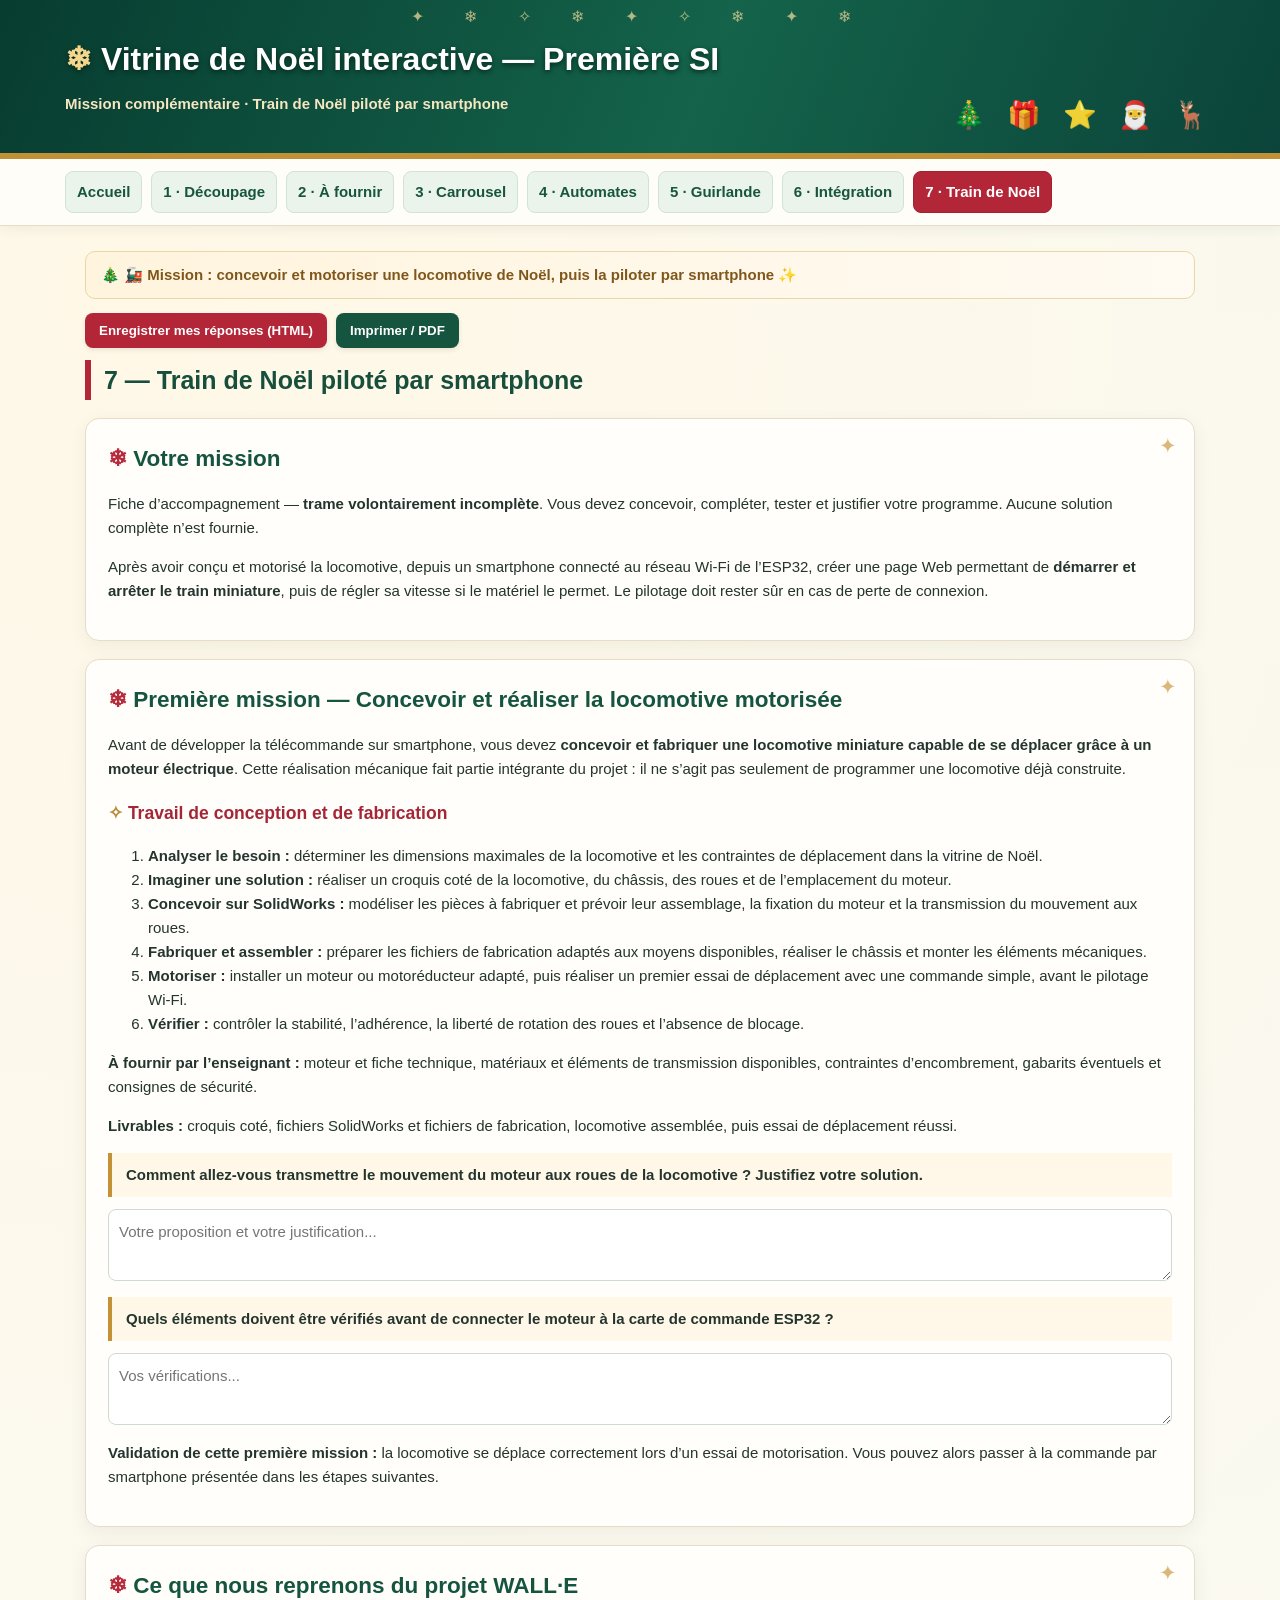
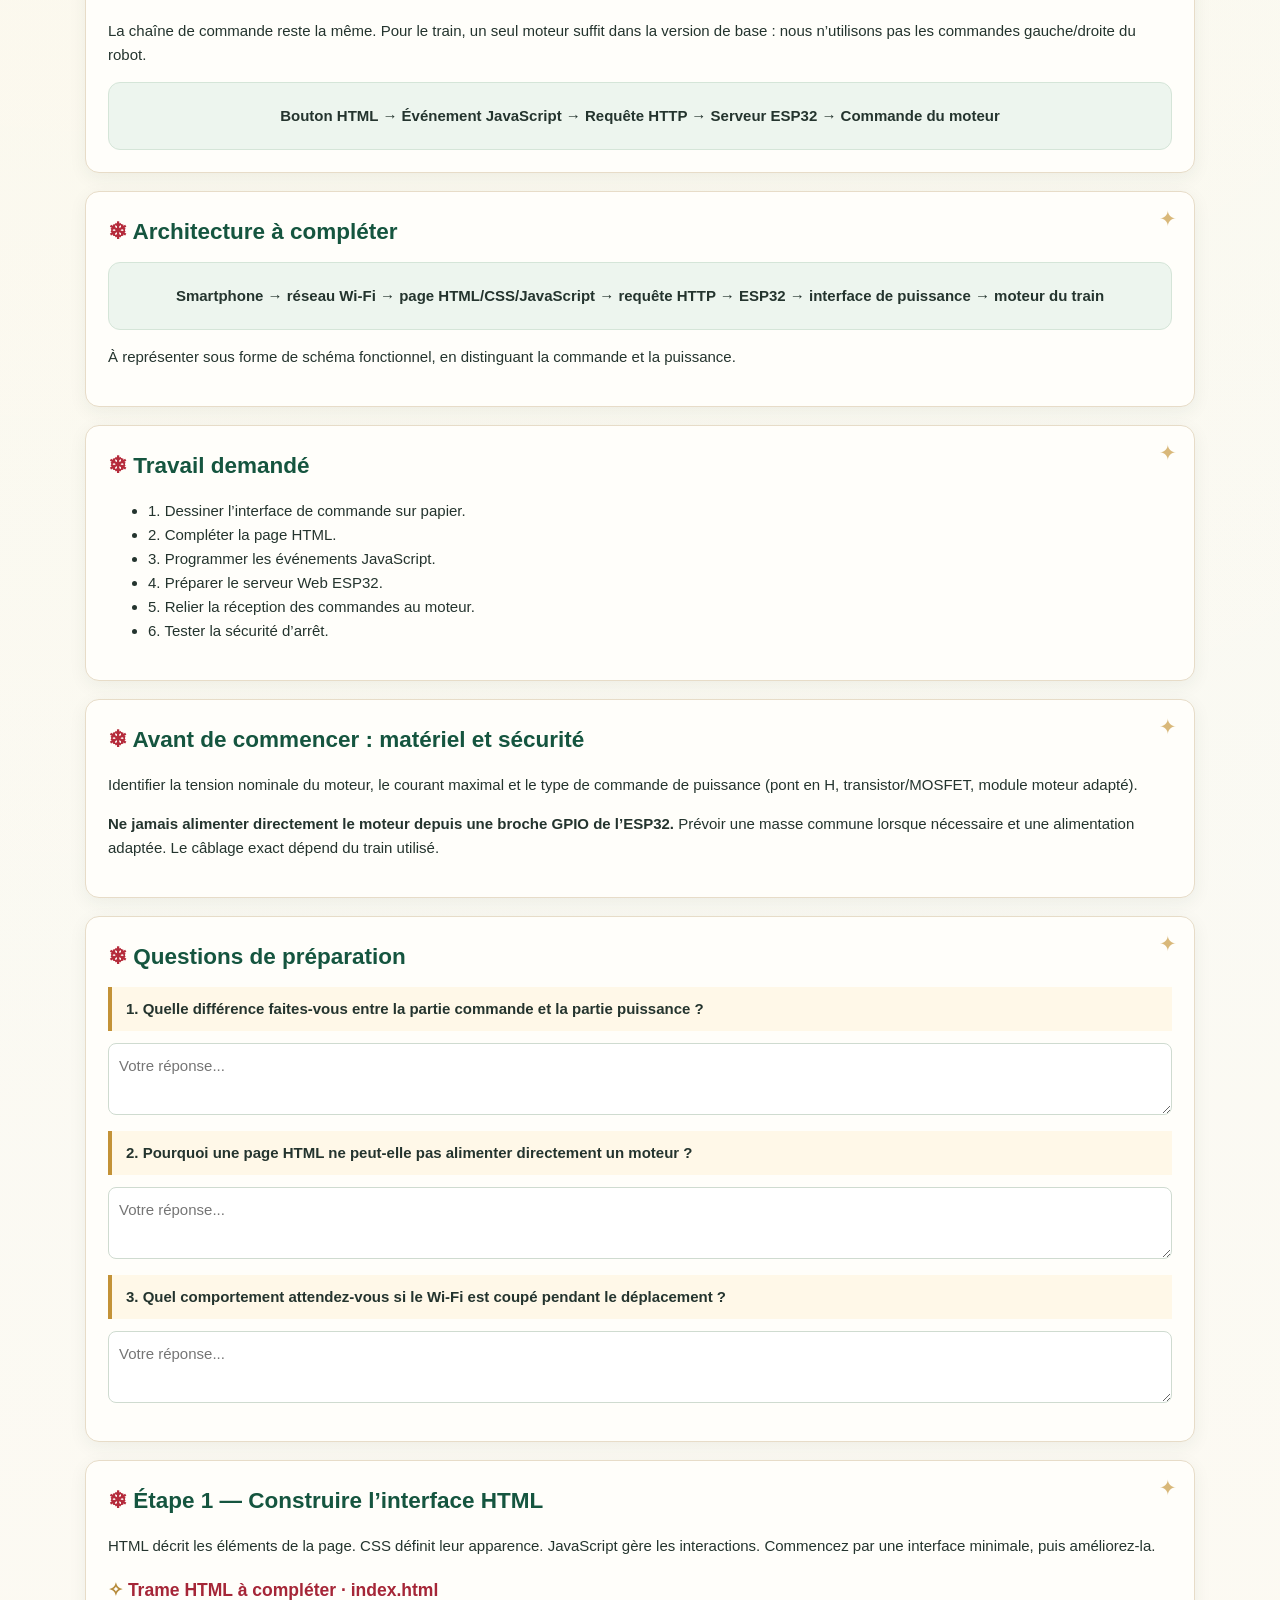
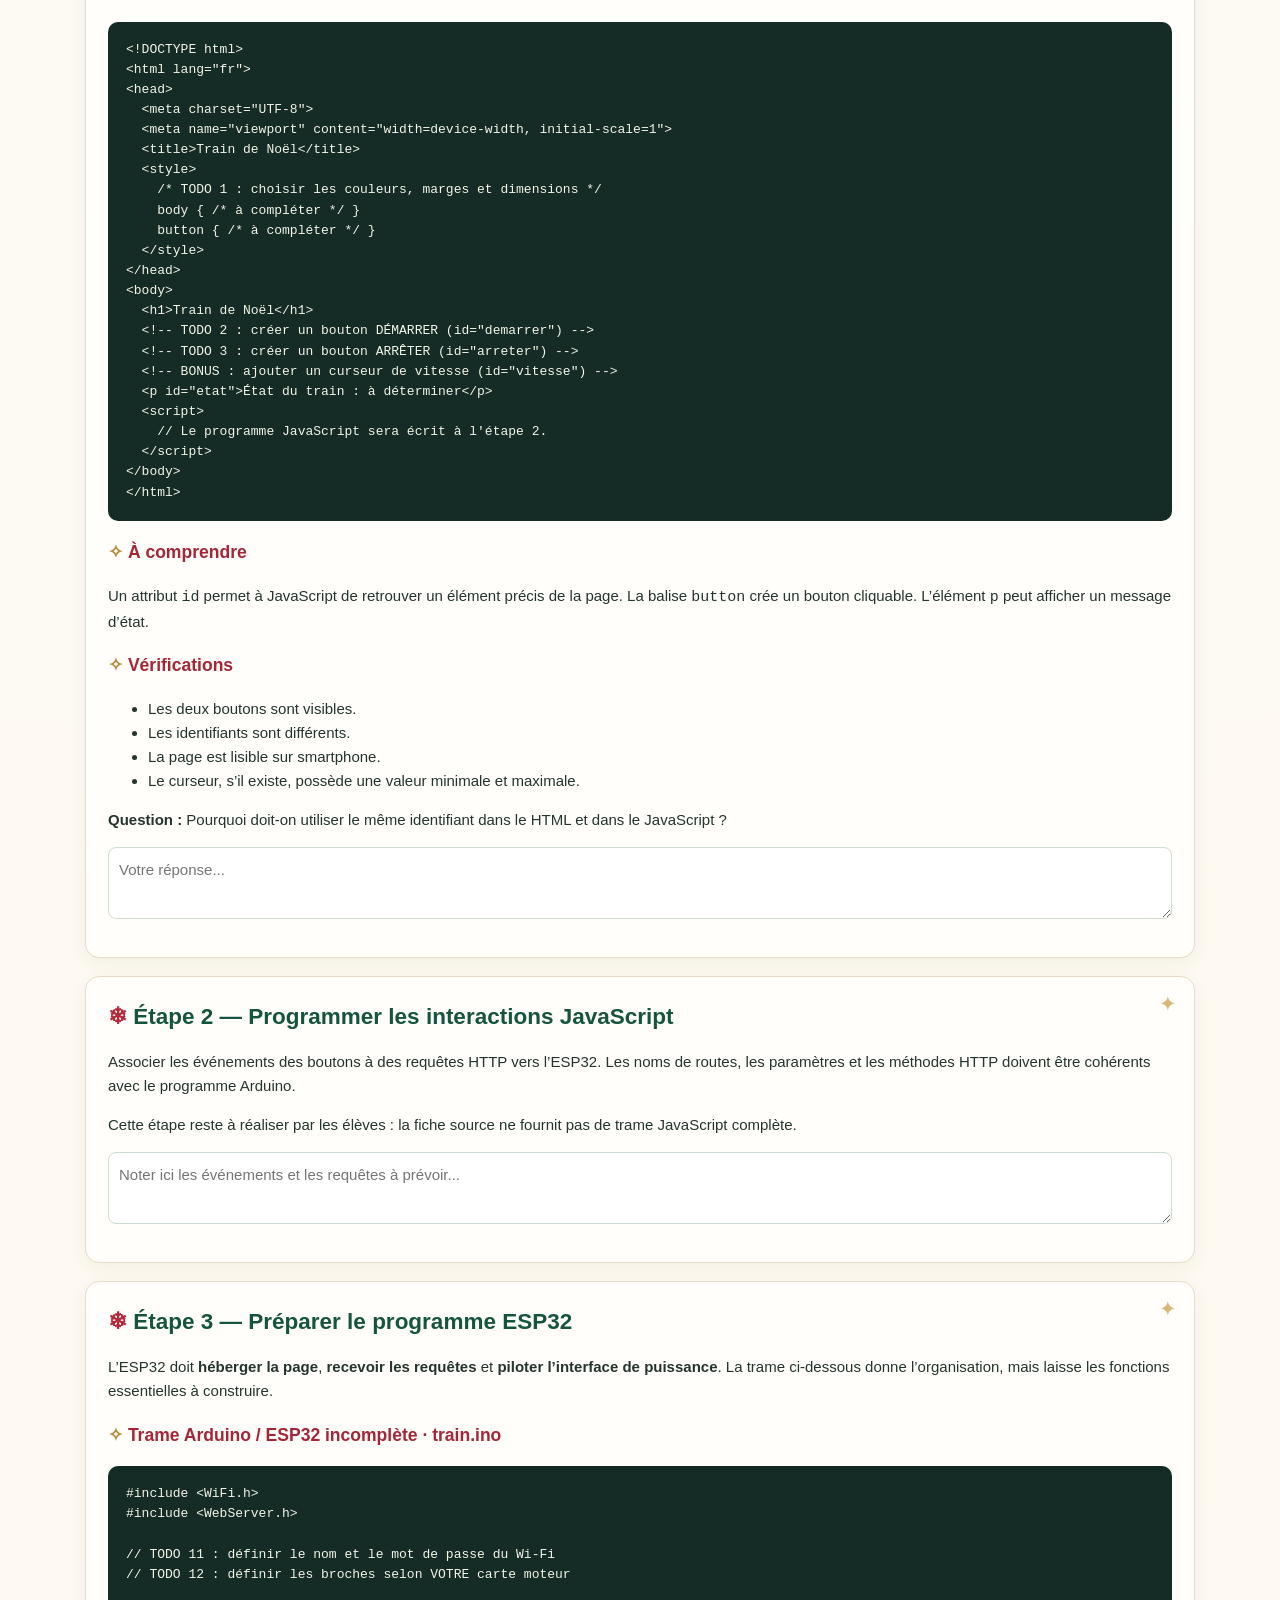
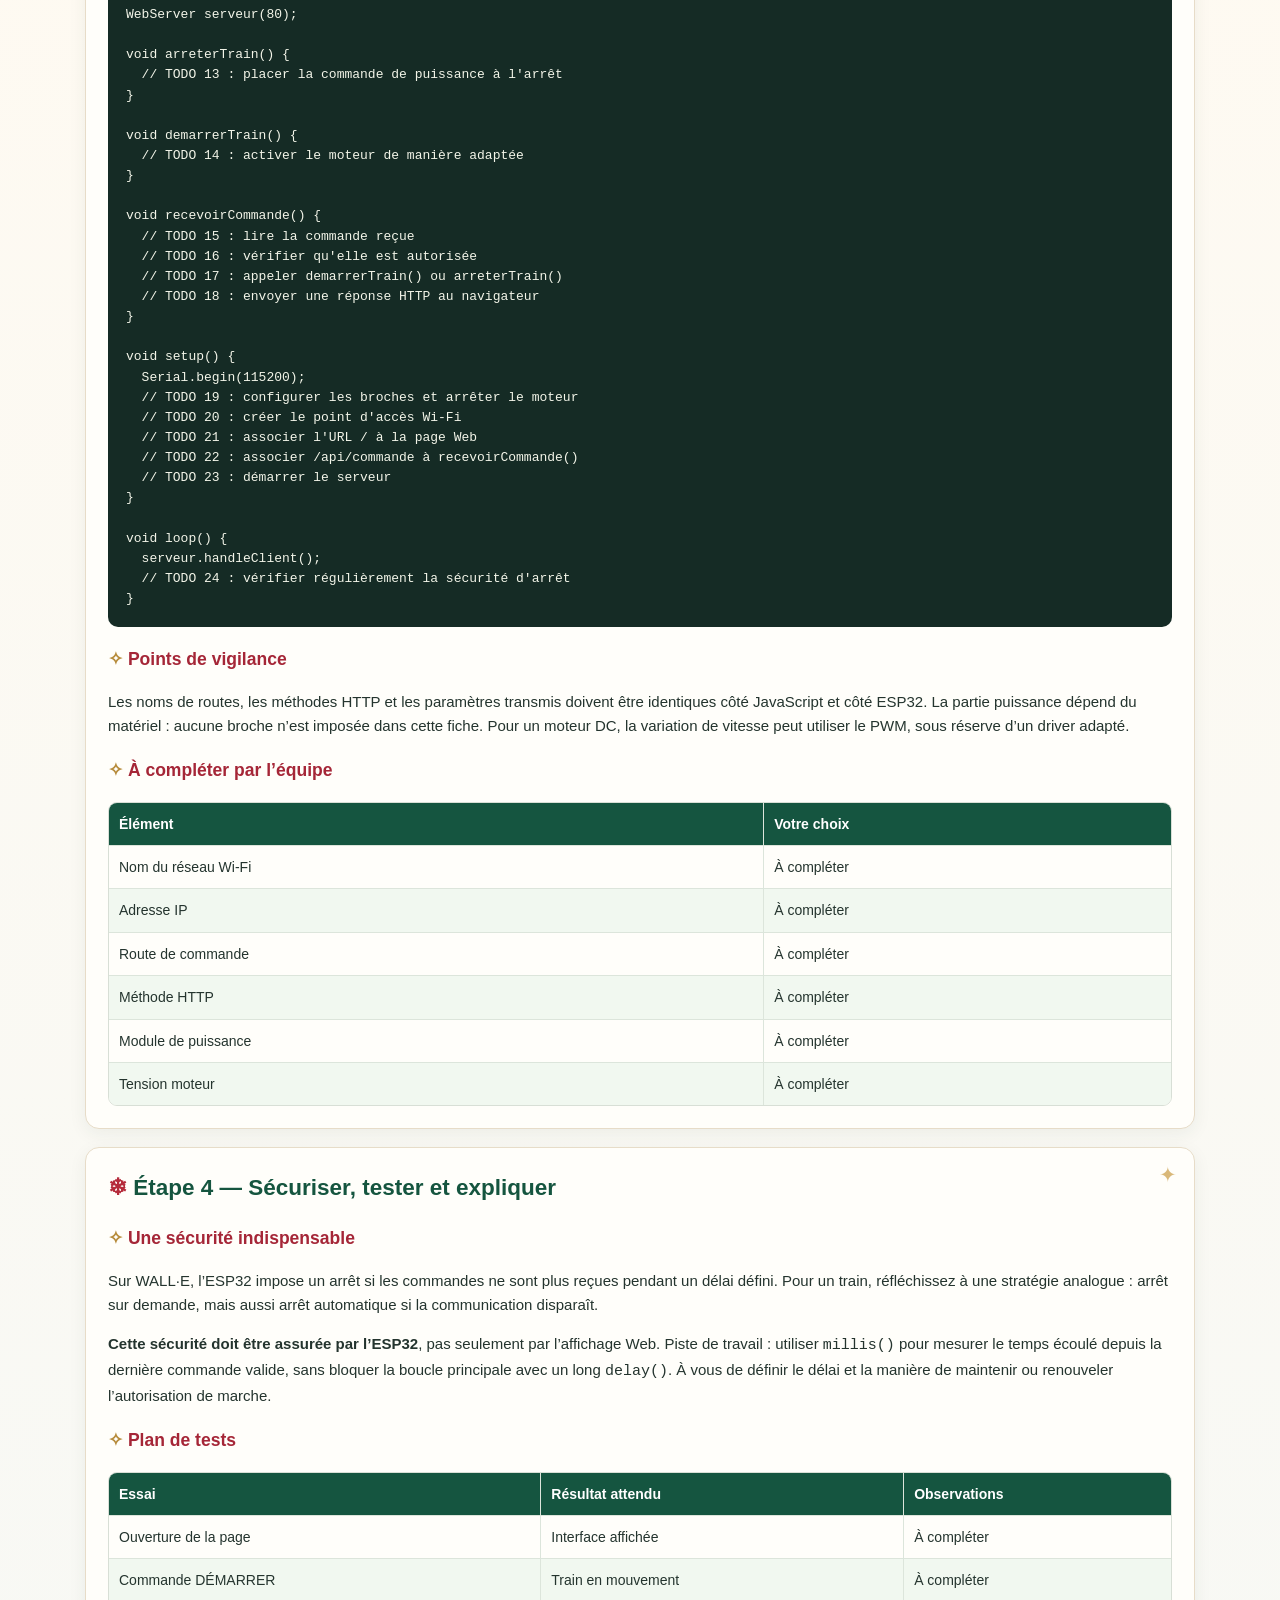
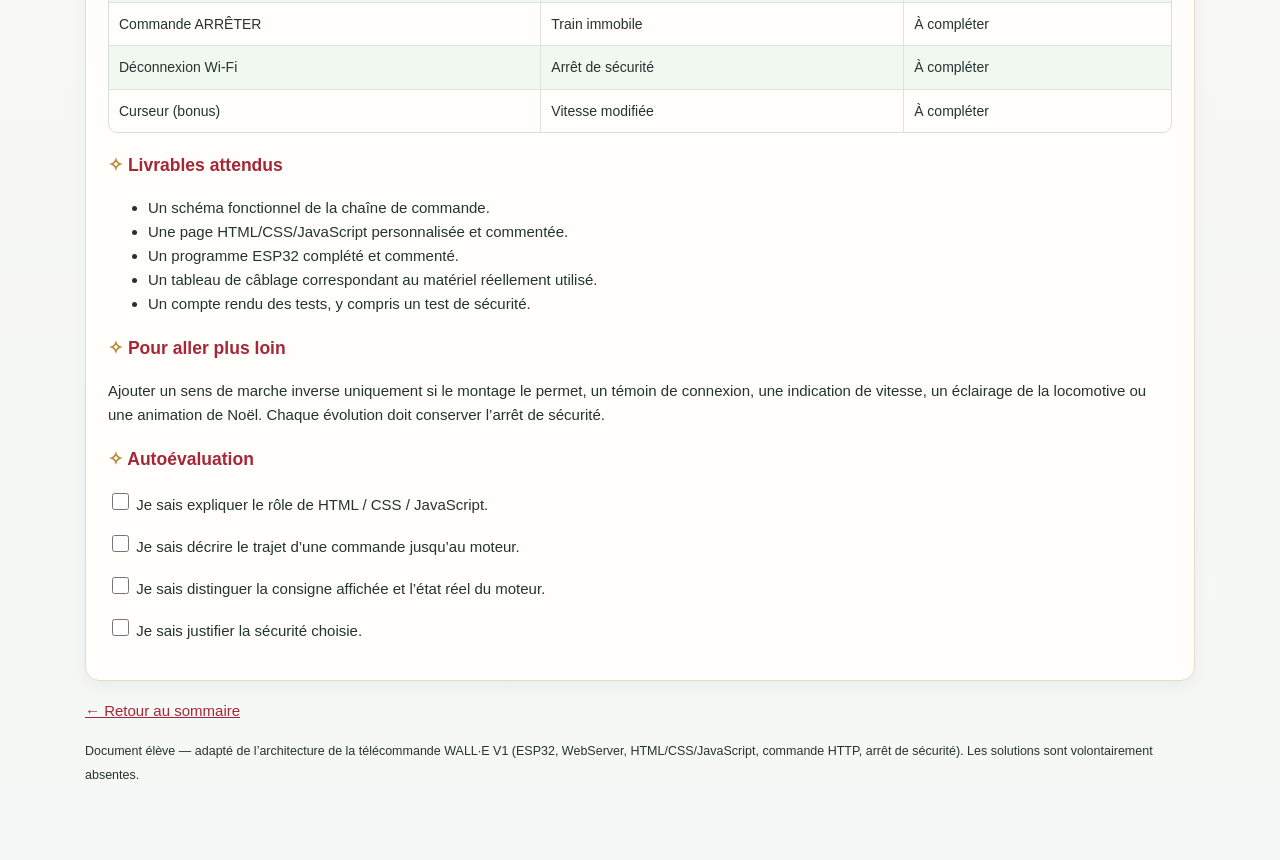
<file: 07_train_noel.html>
<!doctype html>
<html lang="fr">
  <head>
    <meta charset="utf-8">
    <meta name="viewport" content="width=device-width, initial-scale=1">
    <title>7 — Train de Noël piloté par smartphone</title>
    <link rel="stylesheet" href="style.css">
    <style>
      .train-flow { padding: 18px; border: 1px solid #d5e5d8; background: #edf5ee; border-radius: 12px; font-weight: 700; text-align: center; line-height: 2; }
      .train-code { background: #152b25; color: #f3f5e9; padding: 18px; border-radius: 10px; overflow-x: auto; font-size: 13px; line-height: 1.55; white-space: pre; }
      .train-table-wrap { overflow-x: auto; }
      .train-table-wrap td, .train-table-wrap th { padding: 10px; }
      .train-question { padding: 10px 14px; border-left: 4px solid #c39237; background: #fff8e8; margin: 12px 0; }
      .train-answer { display: block; width: 100%; min-height: 72px; border: 1px solid #cfdbd0; border-radius: 8px; padding: 10px; font: inherit; margin: 8px 0 16px; }
      .train-step { color: #b32638; font-weight: 800; }
      @media print { .train-code { background: #f0f0f0; color: #111; white-space: pre-wrap; } }
    </style>
  </head>
  <body>
    <header>
      <h1>Vitrine de Noël interactive — Première SI</h1>
      <p>Mission complémentaire · Train de Noël piloté par smartphone</p>
    </header>
    <nav>
      <a href="index.html">Accueil</a>
      <a href="01_decoupage.html">1 · Découpage</a>
      <a href="02_ressources.html">2 · À fournir</a>
      <a href="03_carrousel.html">3 · Carrousel</a>
      <a href="04_automates.html">4 · Automates</a>
      <a href="05_guirlande.html">5 · Guirlande</a>
      <a href="06_integration.html">6 · Intégration</a>
      <a class="active" href="07_train_noel.html">7 · Train de Noël</a>
    </nav>
    <main>
      <div class="christmas-banner">🚂 Mission : concevoir et motoriser une locomotive de Noël, puis la piloter par smartphone</div>
      <div class="tools">
        <button onclick="sauvegarder()">Enregistrer mes réponses (HTML)</button>
        <button class="secondary" onclick="imprimer()">Imprimer / PDF</button>
      </div>
      <h2>7 — Train de Noël piloté par smartphone</h2>
    <section>
      <h2>Votre mission</h2>
      <p>Fiche d’accompagnement — <strong>trame volontairement incomplète</strong>. Vous devez concevoir, compléter, tester et justifier votre programme. Aucune solution complète n’est fournie.</p>
      <p>Après avoir conçu et motorisé la locomotive, depuis un smartphone connecté au réseau Wi-Fi de l’ESP32, créer une page Web permettant de <strong>démarrer et arrêter le train miniature</strong>, puis de régler sa vitesse si le matériel le permet. Le pilotage doit rester sûr en cas de perte de connexion.</p>

    </section>
    <section>
      <h2>Première mission — Concevoir et réaliser la locomotive motorisée</h2>
      <p>Avant de développer la télécommande sur smartphone, vous devez <strong>concevoir et fabriquer une locomotive miniature capable de se déplacer grâce à un moteur électrique</strong>. Cette réalisation mécanique fait partie intégrante du projet : il ne s’agit pas seulement de programmer une locomotive déjà construite.</p>
      <h3>Travail de conception et de fabrication</h3>
      <ol>
        <li><strong>Analyser le besoin :</strong> déterminer les dimensions maximales de la locomotive et les contraintes de déplacement dans la vitrine de Noël.</li>
        <li><strong>Imaginer une solution :</strong> réaliser un croquis coté de la locomotive, du châssis, des roues et de l’emplacement du moteur.</li>
        <li><strong>Concevoir sur SolidWorks :</strong> modéliser les pièces à fabriquer et prévoir leur assemblage, la fixation du moteur et la transmission du mouvement aux roues.</li>
        <li><strong>Fabriquer et assembler :</strong> préparer les fichiers de fabrication adaptés aux moyens disponibles, réaliser le châssis et monter les éléments mécaniques.</li>
        <li><strong>Motoriser :</strong> installer un moteur ou motoréducteur adapté, puis réaliser un premier essai de déplacement avec une commande simple, avant le pilotage Wi-Fi.</li>
        <li><strong>Vérifier :</strong> contrôler la stabilité, l’adhérence, la liberté de rotation des roues et l’absence de blocage.</li>
      </ol>
      <p><strong>À fournir par l’enseignant :</strong> moteur et fiche technique, matériaux et éléments de transmission disponibles, contraintes d’encombrement, gabarits éventuels et consignes de sécurité.</p>
      <p><strong>Livrables :</strong> croquis coté, fichiers SolidWorks et fichiers de fabrication, locomotive assemblée, puis essai de déplacement réussi.</p>
      <div class="train-question"><strong>Comment allez-vous transmettre le mouvement du moteur aux roues de la locomotive ? Justifiez votre solution.</strong></div>
      <textarea class="train-answer" aria-label="Solution de transmission locomotive" placeholder="Votre proposition et votre justification..."></textarea>
      <div class="train-question"><strong>Quels éléments doivent être vérifiés avant de connecter le moteur à la carte de commande ESP32 ?</strong></div>
      <textarea class="train-answer" aria-label="Vérifications locomotive motorisée" placeholder="Vos vérifications..."></textarea>
      <p><strong>Validation de cette première mission :</strong> la locomotive se déplace correctement lors d’un essai de motorisation. Vous pouvez alors passer à la commande par smartphone présentée dans les étapes suivantes.</p>
    </section>
    <section>
      <h2>Ce que nous reprenons du projet WALL·E</h2>
      <p>La chaîne de commande reste la même. Pour le train, un seul moteur suffit dans la version de base : nous n’utilisons pas les commandes gauche/droite du robot.</p>
      <div class="train-flow">Bouton HTML → Événement JavaScript → Requête HTTP → Serveur ESP32 → Commande du moteur</div>

    </section>
    <section>
      <h2>Architecture à compléter</h2>
      <div class="train-flow">Smartphone → réseau Wi-Fi → page HTML/CSS/JavaScript → requête HTTP → ESP32 → interface de puissance → moteur du train</div>
      <p>À représenter sous forme de schéma fonctionnel, en distinguant la commande et la puissance.</p>

    </section>
    <section>
      <h2>Travail demandé</h2>
      <ul>
        <li>1. Dessiner l’interface de commande sur papier.</li>
        <li>2. Compléter la page HTML.</li>
        <li>3. Programmer les événements JavaScript.</li>
        <li>4. Préparer le serveur Web ESP32.</li>
        <li>5. Relier la réception des commandes au moteur.</li>
        <li>6. Tester la sécurité d’arrêt.</li>
      </ul>

    </section>
    <section>
      <h2>Avant de commencer : matériel et sécurité</h2>
      <p>Identifier la tension nominale du moteur, le courant maximal et le type de commande de puissance (pont en H, transistor/MOSFET, module moteur adapté).</p>
      <p><strong>Ne jamais alimenter directement le moteur depuis une broche GPIO de l’ESP32.</strong> Prévoir une masse commune lorsque nécessaire et une alimentation adaptée. Le câblage exact dépend du train utilisé.</p>

    </section>
    <section>
      <h2>Questions de préparation</h2>
      <div class="train-question"><strong>1. Quelle différence faites-vous entre la partie commande et la partie puissance ?</strong></div>
      <textarea class="train-answer" aria-label="Réponse 1" placeholder="Votre réponse..."></textarea>
      <div class="train-question"><strong>2. Pourquoi une page HTML ne peut-elle pas alimenter directement un moteur ?</strong></div>
      <textarea class="train-answer" aria-label="Réponse 2" placeholder="Votre réponse..."></textarea>
      <div class="train-question"><strong>3. Quel comportement attendez-vous si le Wi-Fi est coupé pendant le déplacement ?</strong></div>
      <textarea class="train-answer" aria-label="Réponse 3" placeholder="Votre réponse..."></textarea>

    </section>
    <section>
      <h2>Étape 1 — Construire l’interface HTML</h2>
      <p>HTML décrit les éléments de la page. CSS définit leur apparence. JavaScript gère les interactions. Commencez par une interface minimale, puis améliorez-la.</p>
      <h3>Trame HTML à compléter · index.html</h3>
      <pre class="train-code"><code>&lt;!DOCTYPE html&gt;
&lt;html lang=&quot;fr&quot;&gt;
&lt;head&gt;
  &lt;meta charset=&quot;UTF-8&quot;&gt;
  &lt;meta name=&quot;viewport&quot; content=&quot;width=device-width, initial-scale=1&quot;&gt;
  &lt;title&gt;Train de Noël&lt;/title&gt;
  &lt;style&gt;
    /* TODO 1 : choisir les couleurs, marges et dimensions */
    body { /* à compléter */ }
    button { /* à compléter */ }
  &lt;/style&gt;
&lt;/head&gt;
&lt;body&gt;
  &lt;h1&gt;Train de Noël&lt;/h1&gt;
  &lt;!-- TODO 2 : créer un bouton DÉMARRER (id=&quot;demarrer&quot;) --&gt;
  &lt;!-- TODO 3 : créer un bouton ARRÊTER (id=&quot;arreter&quot;) --&gt;
  &lt;!-- BONUS : ajouter un curseur de vitesse (id=&quot;vitesse&quot;) --&gt;
  &lt;p id=&quot;etat&quot;&gt;État du train : à déterminer&lt;/p&gt;
  &lt;script&gt;
    // Le programme JavaScript sera écrit à l&#x27;étape 2.
  &lt;/script&gt;
&lt;/body&gt;
&lt;/html&gt;</code></pre>
      <h3>À comprendre</h3>
      <p>Un attribut <code>id</code> permet à JavaScript de retrouver un élément précis de la page. La balise <code>button</code> crée un bouton cliquable. L’élément <code>p</code> peut afficher un message d’état.</p>
      <h3>Vérifications</h3>
      <ul>
        <li>Les deux boutons sont visibles.</li>
        <li>Les identifiants sont différents.</li>
        <li>La page est lisible sur smartphone.</li>
        <li>Le curseur, s’il existe, possède une valeur minimale et maximale.</li>
      </ul>
      <p><strong>Question :</strong> Pourquoi doit-on utiliser le même identifiant dans le HTML et dans le JavaScript ?</p>
      <textarea class="train-answer" aria-label="Réponse identifiant" placeholder="Votre réponse..."></textarea>

    </section>
    <section>
      <h2>Étape 2 — Programmer les interactions JavaScript</h2>
      <p>Associer les événements des boutons à des requêtes HTTP vers l’ESP32. Les noms de routes, les paramètres et les méthodes HTTP doivent être cohérents avec le programme Arduino.</p>
      <p>Cette étape reste à réaliser par les élèves : la fiche source ne fournit pas de trame JavaScript complète.</p>
      <textarea class="train-answer" aria-label="Travail JavaScript" placeholder="Noter ici les événements et les requêtes à prévoir..."></textarea>

    </section>
    <section>
      <h2>Étape 3 — Préparer le programme ESP32</h2>
      <p>L’ESP32 doit <strong>héberger la page</strong>, <strong>recevoir les requêtes</strong> et <strong>piloter l’interface de puissance</strong>. La trame ci-dessous donne l’organisation, mais laisse les fonctions essentielles à construire.</p>
      <h3>Trame Arduino / ESP32 incomplète · train.ino</h3>
      <pre class="train-code"><code>#include &lt;WiFi.h&gt;
#include &lt;WebServer.h&gt;

// TODO 11 : définir le nom et le mot de passe du Wi-Fi
// TODO 12 : définir les broches selon VOTRE carte moteur

WebServer serveur(80);

void arreterTrain() {
  // TODO 13 : placer la commande de puissance à l&#x27;arrêt
}

void demarrerTrain() {
  // TODO 14 : activer le moteur de manière adaptée
}

void recevoirCommande() {
  // TODO 15 : lire la commande reçue
  // TODO 16 : vérifier qu&#x27;elle est autorisée
  // TODO 17 : appeler demarrerTrain() ou arreterTrain()
  // TODO 18 : envoyer une réponse HTTP au navigateur
}

void setup() {
  Serial.begin(115200);
  // TODO 19 : configurer les broches et arrêter le moteur
  // TODO 20 : créer le point d&#x27;accès Wi-Fi
  // TODO 21 : associer l&#x27;URL / à la page Web
  // TODO 22 : associer /api/commande à recevoirCommande()
  // TODO 23 : démarrer le serveur
}

void loop() {
  serveur.handleClient();
  // TODO 24 : vérifier régulièrement la sécurité d&#x27;arrêt
}</code></pre>
      <h3>Points de vigilance</h3>
      <p>Les noms de routes, les méthodes HTTP et les paramètres transmis doivent être identiques côté JavaScript et côté ESP32. La partie puissance dépend du matériel : aucune broche n’est imposée dans cette fiche. Pour un moteur DC, la variation de vitesse peut utiliser le PWM, sous réserve d’un driver adapté.</p>
      <h3>À compléter par l’équipe</h3>
      <div class="train-table-wrap"><table><thead><tr><th>Élément</th><th>Votre choix</th></tr></thead><tbody>
        <tr><td>Nom du réseau Wi-Fi</td><td contenteditable="true">À compléter</td></tr>
        <tr><td>Adresse IP</td><td contenteditable="true">À compléter</td></tr>
        <tr><td>Route de commande</td><td contenteditable="true">À compléter</td></tr>
        <tr><td>Méthode HTTP</td><td contenteditable="true">À compléter</td></tr>
        <tr><td>Module de puissance</td><td contenteditable="true">À compléter</td></tr>
        <tr><td>Tension moteur</td><td contenteditable="true">À compléter</td></tr>
      </tbody></table></div>

    </section>
    <section>
      <h2>Étape 4 — Sécuriser, tester et expliquer</h2>
      <h3>Une sécurité indispensable</h3>
      <p>Sur WALL·E, l’ESP32 impose un arrêt si les commandes ne sont plus reçues pendant un délai défini. Pour un train, réfléchissez à une stratégie analogue : arrêt sur demande, mais aussi arrêt automatique si la communication disparaît.</p>
      <p><strong>Cette sécurité doit être assurée par l’ESP32</strong>, pas seulement par l’affichage Web. Piste de travail : utiliser <code>millis()</code> pour mesurer le temps écoulé depuis la dernière commande valide, sans bloquer la boucle principale avec un long <code>delay()</code>. À vous de définir le délai et la manière de maintenir ou renouveler l’autorisation de marche.</p>
      <h3>Plan de tests</h3>
      <div class="train-table-wrap"><table><thead><tr><th>Essai</th><th>Résultat attendu</th><th>Observations</th></tr></thead><tbody>
        <tr><td>Ouverture de la page</td><td>Interface affichée</td><td contenteditable="true">À compléter</td></tr>
        <tr><td>Commande DÉMARRER</td><td>Train en mouvement</td><td contenteditable="true">À compléter</td></tr>
        <tr><td>Commande ARRÊTER</td><td>Train immobile</td><td contenteditable="true">À compléter</td></tr>
        <tr><td>Déconnexion Wi-Fi</td><td>Arrêt de sécurité</td><td contenteditable="true">À compléter</td></tr>
        <tr><td>Curseur (bonus)</td><td>Vitesse modifiée</td><td contenteditable="true">À compléter</td></tr>
      </tbody></table></div>
      <h3>Livrables attendus</h3>
      <ul>
        <li>Un schéma fonctionnel de la chaîne de commande.</li>
        <li>Une page HTML/CSS/JavaScript personnalisée et commentée.</li>
        <li>Un programme ESP32 complété et commenté.</li>
        <li>Un tableau de câblage correspondant au matériel réellement utilisé.</li>
        <li>Un compte rendu des tests, y compris un test de sécurité.</li>
      </ul>
      <h3>Pour aller plus loin</h3>
      <p>Ajouter un sens de marche inverse uniquement si le montage le permet, un témoin de connexion, une indication de vitesse, un éclairage de la locomotive ou une animation de Noël. Chaque évolution doit conserver l’arrêt de sécurité.</p>
      <h3>Autoévaluation</h3>
      <p><label><input type="checkbox"> Je sais expliquer le rôle de HTML / CSS / JavaScript.</label></p>
      <p><label><input type="checkbox"> Je sais décrire le trajet d’une commande jusqu’au moteur.</label></p>
      <p><label><input type="checkbox"> Je sais distinguer la consigne affichée et l’état réel du moteur.</label></p>
      <p><label><input type="checkbox"> Je sais justifier la sécurité choisie.</label></p>

    </section>
      <p><a href="index.html">← Retour au sommaire</a></p>
      <p><small>Document élève — adapté de l’architecture de la télécommande WALL·E V1 (ESP32, WebServer, HTML/CSS/JavaScript, commande HTTP, arrêt de sécurité). Les solutions sont volontairement absentes.</small></p>
    </main>
    <script src="app.js"></script>
  </body>
</html>
</file>
<file: style.css>
/* Thème Noël — décoration CSS autonome, sans dépendance externe */
:root{--sapin:#124a3a;--sapin2:#0b332a;--rouge:#b32638;--or:#c39237;--creme:#fffaf0;--encre:#24342e;--bord:#e7dcc8}
*{box-sizing:border-box}html{scroll-behavior:smooth}body{margin:0;background:radial-gradient(circle at 12% 4%,#fff8e7 0,transparent 35%),linear-gradient(180deg,#f5f9f6,#fffaf1 62%,#f5f8f6);color:var(--encre);font:15px/1.6 'Segoe UI',Arial,sans-serif}a{color:#a62637}a:hover{color:#0e664c}header{position:relative;overflow:hidden;background:linear-gradient(112deg,#073c30 0%,#14634a 55%,#0b443a 100%);color:#fff;padding:34px max(24px,calc((100% - 1150px)/2)) 37px;border-bottom:6px solid var(--or)}header:before{content:'✦     ❄     ✧      ❄      ✦      ✧      ❄      ✦      ❄';position:absolute;top:4px;left:0;right:0;text-align:center;color:#f5dc9b;font-size:16px;letter-spacing:18px;opacity:.72;white-space:nowrap;pointer-events:none}header:after{content:'🎄  🎁  ⭐  🎅  🦌';position:absolute;right:max(22px,calc((100% - 1150px)/2));bottom:16px;font-size:27px;letter-spacing:7px;opacity:.95;pointer-events:none}header h1{position:relative;z-index:1;margin:0 260px 0 0;font-size:clamp(23px,3vw,32px);font-weight:800;text-shadow:0 2px 5px #05291c}header h1:before{content:'❄ ';color:#f5d68d}header p{margin:7px 0 0;color:#f6e6c2;font-weight:600}nav{position:relative;background:#fffdf8;border-bottom:1px solid #e7dcc8;padding:12px max(24px,calc((100% - 1150px)/2));display:flex;gap:9px;flex-wrap:wrap;box-shadow:0 3px 12px #24492d12}nav a{color:#18553f;text-decoration:none;background:#eaf4eb;border:1px solid #d1e4d3;border-radius:8px;padding:8px 11px;font-weight:700;transition:.15s}nav a:hover{background:#d9ebdd;transform:translateY(-1px)}nav a.active{background:#b32638;color:#fff;border-color:#a31f31}main{max-width:1150px;margin:25px auto;padding:0 20px 40px}main>h2{color:#174f3c;border-left:6px solid var(--rouge);padding-left:13px;font-size:25px}section,.panel{position:relative;background:#fffefa;border:1px solid var(--bord);border-radius:14px;padding:22px;margin:18px 0;box-shadow:0 5px 18px #20442b10}section:before,.panel:before{content:'✦';position:absolute;right:17px;top:10px;color:#c99b43;font-size:21px;opacity:.7}h2{color:#15553f;margin:0 0 12px}section h2:before,.panel h2:before{content:'❄ ';color:#b52b3b}h3{color:#a52637}h3:before{content:'✧ ';color:#b68b3a}table{width:100%;border-collapse:separate;border-spacing:0;font-size:14px;border:1px solid #d8dfd6;border-radius:9px;overflow:hidden}th{background:#155540;color:white;text-align:left;font-weight:700}td,th{border-right:1px solid #dce5db;border-bottom:1px solid #dce5db;padding:10px;vertical-align:top}tr:last-child td{border-bottom:0}tr>*:last-child{border-right:0}tbody tr:nth-child(even) td{background:#f1f8f0}tbody tr:hover td{background:#fff7e6}.scroll{overflow-x:auto}.pill{display:inline-block;background:#e8f3e9;color:#14533d;border:1px solid #bddbc4;border-radius:30px;padding:5px 12px;margin:4px 5px 4px 0;font-weight:700}.pill:nth-of-type(2n){background:#fff0e9;color:#9f2936;border-color:#f0c5c7}.muted{color:#617067}.warn{border-left:5px solid #c08c29;background:#fff5df;padding:13px;border-radius:5px}label.task{display:flex;gap:9px;align-items:flex-start;margin:10px 0;padding:6px;border-radius:5px}label.task:hover{background:#f0f7ef}input[type=checkbox]{accent-color:#b32638;width:17px;height:17px}textarea,input[type=text]{font:inherit;width:100%;border:1px solid #b7cbbc;border-radius:7px;padding:10px;background:#fff;min-height:40px}textarea:focus,input[type=text]:focus{outline:2px solid #c39237;outline-offset:1px}textarea{min-height:85px;resize:vertical}button{border:0;border-radius:8px;background:#b32638;color:white;padding:10px 14px;cursor:pointer;font-weight:700;box-shadow:0 2px 5px #512b281c}button:hover{background:#921b2d}button.secondary{background:#155540}button.secondary:hover{background:#0b382b}.tools{display:flex;gap:9px;flex-wrap:wrap;margin:12px 0}img.sheet{max-width:100%;border:3px solid #e9d9b8;border-radius:10px}footer{background:#0d3a2e;color:#fff3d5;padding:22px;text-align:center;font-size:13px;border-top:5px solid #c39237}footer:before{content:'🎄 ❄ 🎁 ❄ 🎄';display:block;font-size:19px;letter-spacing:10px;margin-bottom:5px}.christmas-banner{background:linear-gradient(90deg,#fff4dd,#fffaf2);border:1px solid #ead7a8;border-radius:10px;padding:11px 15px;color:#80571b;font-weight:700;margin:14px 0}.christmas-banner:before{content:'🎄  ';}.christmas-banner:after{content:'  ✨'}
@media(max-width:720px){header{padding:30px 20px 56px}header h1{margin-right:0;font-size:24px}header:after{right:12px;bottom:9px;font-size:19px}header:before{letter-spacing:8px}nav{padding:10px 14px}nav a{font-size:12px;padding:7px}main{padding:0 12px}section,.panel{padding:15px}table{font-size:12px}}
@media print{nav,.tools,.no-print{display:none!important}body{background:white;color:#111}header{background:white!important;color:#111!important;border-bottom:2px solid #777;padding:8px}header:before,header:after,footer:before,section:before,.panel:before{display:none!important}header h1{margin:0;text-shadow:none}header p{color:#333}main{margin:0;max-width:none}section,.panel{box-shadow:none;break-inside:avoid;background:white}th{background:#ddd!important;color:#111!important}td,th{border-color:#aaa}textarea,input[type=text]{border:0;border-bottom:1px solid #777}table{font-size:11px}footer{background:white!important;color:#333!important;border-top:1px solid #aaa}}

/* Pages Guirlande et Intégration — compléments visuels */
.material-grid{display:grid;grid-template-columns:repeat(2,minmax(0,1fr));gap:18px}
.material{margin:0;background:#fff;border:1px solid #e4d7c4;border-radius:12px;padding:12px}
.material img{display:block;width:100%;height:230px;object-fit:contain;background:#f7f3e9;border-radius:8px}
.material figcaption{margin-top:10px;font-size:14px}
.hero-figure{margin:14px auto;max-width:850px;text-align:center}
.hero-figure img{display:block;width:100%;max-height:380px;object-fit:contain;border-radius:12px;background:#f5f1e9}
.hero-figure figcaption{font-size:13px;color:#617067;margin-top:8px}
.integration-grid{display:grid;grid-template-columns:repeat(3,minmax(0,1fr));gap:14px}
.integration-grid article{border:1px solid #e4d7c4;border-radius:12px;padding:14px;background:#fff}
.integration-grid article img{width:100%;height:150px;object-fit:contain;background:#f8f6f0;border-radius:8px}
.integration-grid article h3{margin:0 0 10px}
@media(max-width:750px){.integration-grid{grid-template-columns:1fr}.material-grid{grid-template-columns:1fr}.material img{height:220px}}
@media print{.material,.integration-grid article{break-inside:avoid}.material img{height:130px}.integration-grid article img{height:90px}}

/* Guide guirlande : compléments de mise en page (charte Noël existante) */
.smartphone-guide .architecture-noel{display:flex;flex-wrap:wrap;align-items:center;justify-content:center;gap:10px;padding:17px;background:#f4f8f2;border:1px solid #d5e4d7;border-radius:12px;margin:14px 0}
.architecture-noel span{padding:12px;background:#fff;border:1px solid #b9d1c0;border-radius:10px;text-align:center;font-weight:700;color:#14533d}
.architecture-noel b{font-size:13px;color:#a52637}
.architecture-noel small{font-weight:400;color:#5a6e60}
.guide-steps{padding-left:24px}.guide-steps li{margin:10px 0;padding-left:4px}
.code-pedago{background:#102e27;color:#f5f6ec;padding:18px;border-radius:10px;overflow-x:auto;white-space:pre;font:13px/1.6 Consolas,'Courier New',monospace}
.smartphone-guide code:not(.code-pedago code){background:#f0f3ed;padding:1px 4px;border-radius:3px}
.smartphone-guide .hero-figure img{max-height:570px;width:auto;max-width:100%;margin:auto}
@media print{.code-pedago{white-space:pre-wrap;background:#f5f5f5!important;color:#111!important;border:1px solid #bbb}.smartphone-guide .hero-figure img{max-height:290px}}
</file>
